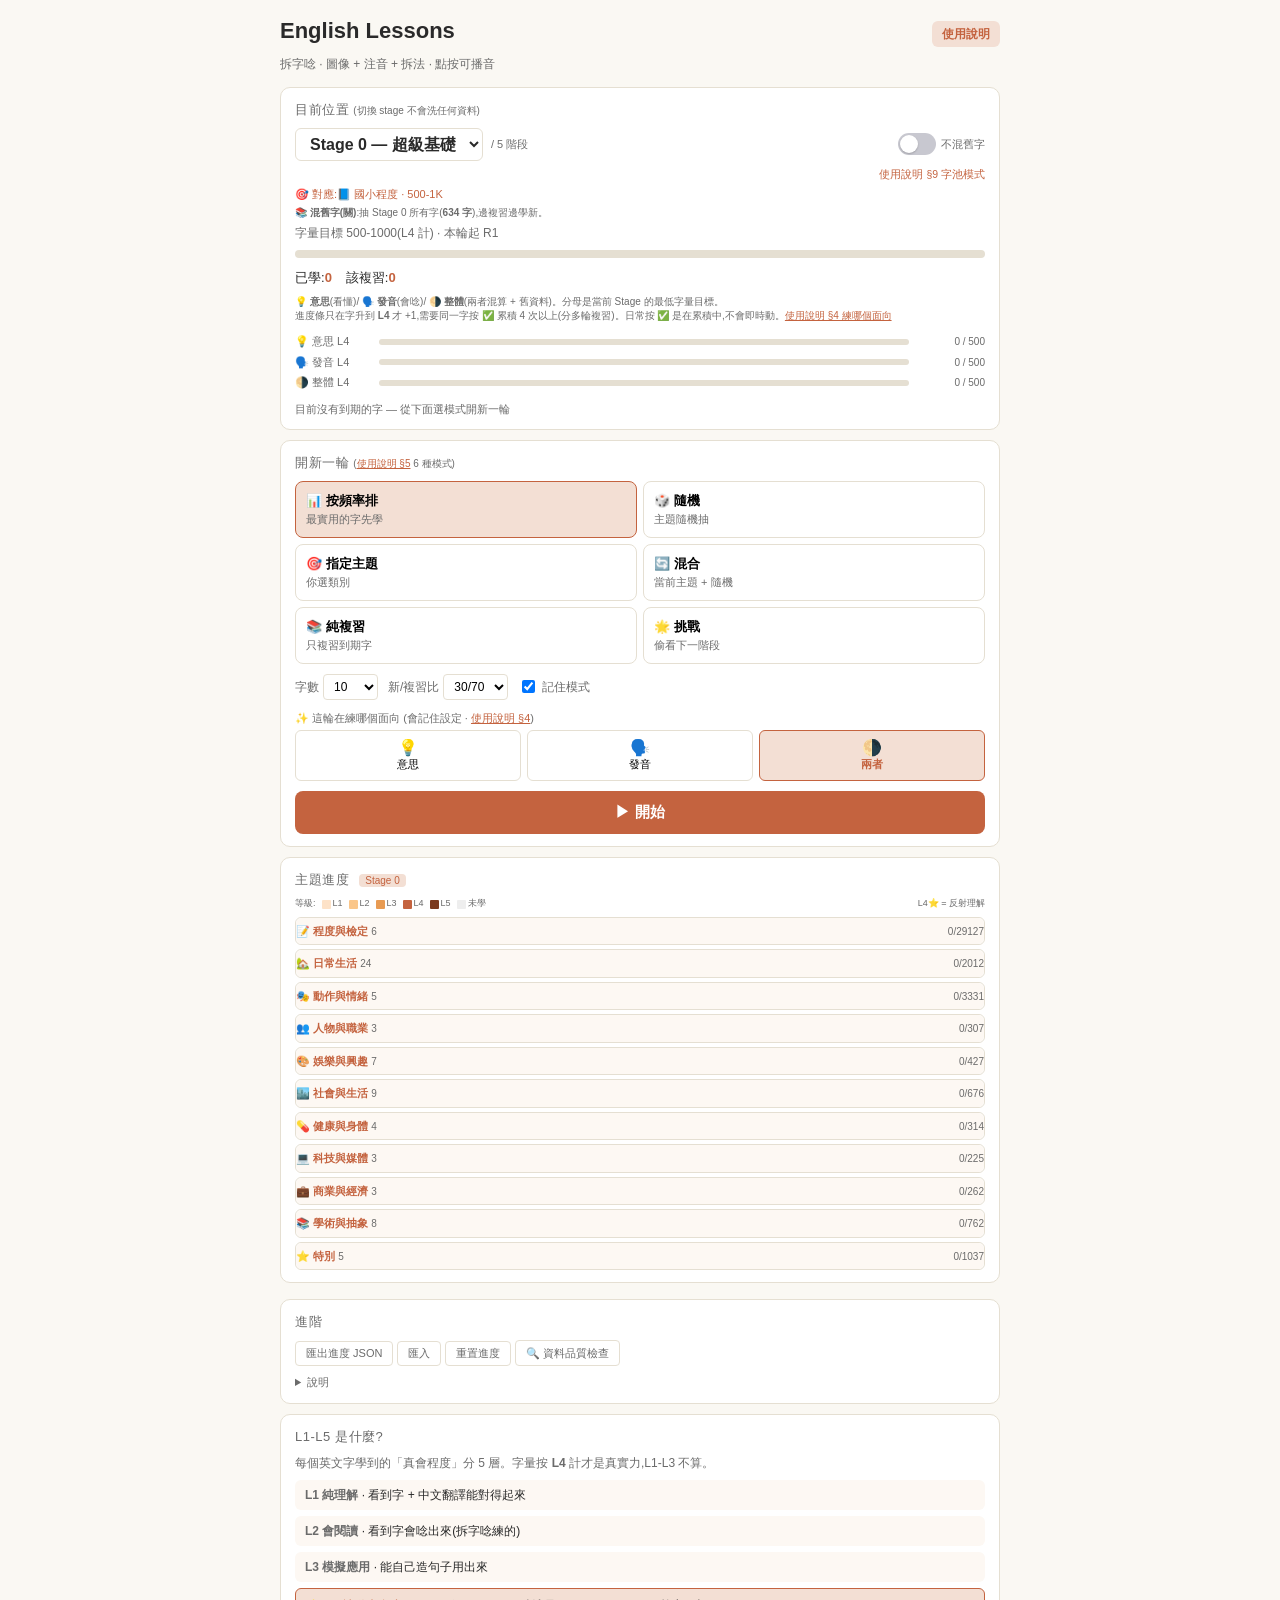
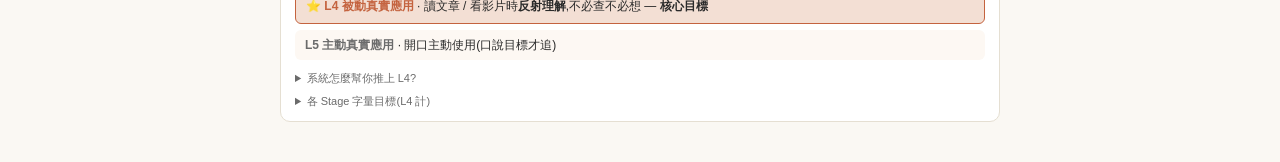
<file: index.html>
<!DOCTYPE html>
<html lang="zh-Hant">
<head>
<meta charset="UTF-8">
<meta name="viewport" content="width=device-width, initial-scale=1">
<title>English Lessons</title>
<style>
  :root {
    --bg: #faf8f3; --card: #fff; --ink: #2a2a2a; --muted: #6b6b6b;
    --accent: #c4633f; --accent-soft: #f3dfd4; --border: #e5dfd2;
    --good: #2d7a2d;
  }
  * { box-sizing: border-box; }
  body {
    font-family: -apple-system, "Segoe UI", "Noto Sans TC", "Microsoft JhengHei", sans-serif;
    background: var(--bg); color: var(--ink);
    margin: 0; padding: 14px 12px 30px; line-height: 1.5; font-size: 14px;
  }
  .wrap { max-width: 720px; margin: 0 auto; }

  h1 { font-size: 22px; margin: 0 0 8px; }
  .sub { font-size: 12px; color: var(--muted); margin-bottom: 14px; }

  .card {
    background: var(--card); border: 1px solid var(--border);
    border-radius: 10px; padding: 12px 14px; margin-bottom: 10px;
  }
  .card h2 {
    font-size: 13px; color: var(--muted); margin: 0 0 8px;
    font-weight: 500; letter-spacing: .04em; text-transform: uppercase;
  }
  .card h2 .badge {
    background: var(--accent-soft); color: var(--accent);
    font-size: 10px; padding: 1px 6px; border-radius: 4px; margin-left: 6px;
    text-transform: none; letter-spacing: 0;
  }

  /* Stage badge */
  .stage-name { font-size: 18px; font-weight: 700; }
  .stage-meta { font-size: 12px; color: var(--muted); margin-top: 4px; }
  .progress {
    height: 8px; background: var(--border); border-radius: 4px;
    margin-top: 8px; overflow: hidden;
  }
  .progress > div { height: 100%; background: var(--accent); transition: width .3s; }

  /* iOS-style toggle (用於「不混舊字」) */
  .ios-toggle-label {
    display: inline-flex; align-items: center; gap: 5px;
    cursor: pointer; margin-left: auto; font-size: 11px; color: var(--muted);
    user-select: none;
  }
  .ios-toggle-input { display: none; }
  .ios-toggle {
    position: relative; display: inline-block;
    width: 38px; height: 22px;
    background: #c8c8d0; border-radius: 11px;
    transition: background .25s;
  }
  .ios-toggle::after {
    content: ""; position: absolute;
    top: 2px; left: 2px;
    width: 18px; height: 18px;
    background: #fff; border-radius: 50%;
    transition: transform .25s, background .25s;
    box-shadow: 0 1px 2px rgba(0,0,0,.2);
  }
  .ios-toggle-input:checked + .ios-toggle {
    background: var(--accent);
  }
  .ios-toggle-input:checked + .ios-toggle::after {
    transform: translateX(16px);
  }
  .ios-toggle-text { white-space: nowrap; }

  /* 模式選單 */
  .modes { display: grid; grid-template-columns: 1fr 1fr; gap: 6px; margin-top: 6px; }
  .mode-btn {
    padding: 10px; background: #fff; border: 1px solid var(--border);
    border-radius: 8px; cursor: pointer; text-align: left;
    font-family: inherit; font-size: 13px; transition: background .15s;
  }
  .mode-btn:hover { background: var(--accent-soft); border-color: var(--accent); }
  .mode-btn .mname { font-weight: 600; }
  .mode-btn .mdesc { font-size: 11px; color: var(--muted); margin-top: 2px; }

  .settings { display: flex; gap: 10px; flex-wrap: wrap; margin-top: 10px; font-size: 12px; }
  .settings label { display: flex; align-items: center; gap: 4px; color: var(--muted); }
  .settings select, .settings input {
    font-size: 12px; padding: 4px 6px; border-radius: 4px;
    border: 1px solid var(--border); background: #fff; font-family: inherit;
  }

  .theme-pick {
    display: none; margin-top: 8px; padding-top: 8px;
    border-top: 1px dashed var(--border);
    max-height: 320px; overflow-y: auto;
  }
  .theme-pick.on { display: block; }
  details.cat { margin-top: 4px; border: 1px solid var(--border); border-radius: 6px; }
  details.cat > summary {
    padding: 6px 8px; font-size: 12px; cursor: pointer; user-select: none;
    background: #fdf8f3; border-radius: 6px;
  }
  details.cat[open] > summary { border-bottom: 1px solid var(--border); border-radius: 6px 6px 0 0; }
  .theme-grid { display: grid; grid-template-columns: repeat(5, 1fr); gap: 4px; padding: 6px; }
  .theme-tile {
    padding: 4px 2px; background: #fff; border: 1px solid var(--border);
    border-radius: 4px; cursor: pointer; text-align: center;
    font-family: inherit; font-size: 10px; position: relative;
  }
  .theme-tile:hover { background: var(--accent-soft); }
  .theme-tile.locked { opacity: .4; cursor: not-allowed; }
  .theme-tile.advanced { opacity: .55; border-style: dashed; border-color: var(--muted); }
  .theme-tile.advanced:hover { opacity: 1; }
  .theme-tile.advanced .stg { background: var(--muted); }
  .theme-tile .ti { font-size: 16px; display: block; line-height: 1.1; }
  .theme-tile .tn { font-size: 9.5px; margin-top: 1px; line-height: 1.1; }
  .theme-tile .stg {
    position: absolute; top: -5px; right: -3px;
    background: var(--accent); color: #fff; font-size: 8px;
    padding: 0 3px; border-radius: 2px; line-height: 1.4;
  }
  .theme-tile.locked .stg { background: var(--muted); }

  .go {
    width: 100%; padding: 12px; margin-top: 10px;
    background: var(--accent); color: #fff; border: none; border-radius: 8px;
    font-size: 15px; font-weight: 600; font-family: inherit; cursor: pointer;
  }
  .go:hover { background: #a8512f; }

  .history { font-size: 12px; }
  .history-item { padding: 6px 0; border-bottom: 1px dashed var(--border); }
  .history-item:last-child { border-bottom: none; }
  .history-item .h-meta { color: var(--muted); font-size: 11px; }

  .danger-zone { margin-top: 16px; }
  .danger-zone button {
    font-size: 11px; padding: 4px 10px; background: #fff; border: 1px solid var(--border);
    border-radius: 4px; color: var(--muted); cursor: pointer; font-family: inherit;
  }

  .stat-row { display: flex; gap: 14px; flex-wrap: wrap; font-size: 13px; }
  .stat-row b { color: var(--accent); }

  /* dim 三條進度條(💡 意思 / 🗣️ 發音 / 🌗 整體) */
  .dim-progress { margin-top: 10px; display: flex; flex-direction: column; gap: 4px; }
  .dim-progress .line { display: flex; align-items: center; gap: 6px; font-size: 11px; }
  .dim-progress .label { width: 78px; color: var(--muted); flex-shrink: 0; }
  .dim-progress .bar { flex: 1; height: 6px; background: var(--border); border-radius: 3px; overflow: hidden; }
  .dim-progress .bar > div { height: 100%; transition: width .3s; }
  .dim-progress .bar > div.meaning   { background: #c4633f; }
  .dim-progress .bar > div.pronounce { background: #6a8caf; }
  .dim-progress .bar > div.both      { background: #888; }
  .dim-progress .num { width: 70px; text-align: right; color: var(--muted); font-size: 10px; flex-shrink: 0; }

  /* dim 選擇按鈕組(這輪在練哪個面向) */
  .dim-select { margin-top: 10px; }
  .dim-select .title { font-size: 11px; color: var(--muted); margin-bottom: 4px; }
  .dim-row { display: grid; grid-template-columns: 1fr 1fr 1fr; gap: 6px; }
  .dim-btn {
    padding: 8px 6px; background: #fff; border: 1px solid var(--border);
    border-radius: 6px; cursor: pointer; text-align: center;
    font-family: inherit; font-size: 12px; transition: background .15s;
  }
  .dim-btn:hover { background: var(--accent-soft); }
  .dim-btn.on { background: var(--accent-soft); border-color: var(--accent); color: var(--accent); font-weight: 600; }
  .dim-btn .di { font-size: 16px; display: block; line-height: 1.1; }
  .dim-btn .dn { font-size: 11px; margin-top: 2px; }
</style>
</head>
<body>
<div class="wrap">

  <div style="display:flex;justify-content:space-between;align-items:baseline;">
    <h1>English Lessons</h1>
    <a href="help.html" style="font-size:12px;color:var(--accent);text-decoration:none;background:var(--accent-soft);padding:4px 10px;border-radius:6px;font-weight:600;">使用說明</a>
  </div>
  <div class="sub">拆字唸 · 圖像 + 注音 + 拆法 · 點按可播音</div>

  <!-- 目前位置 -->
  <div class="card">
    <h2>目前位置 <span style="font-size:10px;color:var(--muted);text-transform:none;letter-spacing:0;">(切換 stage 不會洗任何資料)</span></h2>
    <div style="display:flex;gap:8px;align-items:center;margin-bottom:6px;flex-wrap:wrap;">
      <select id="stageSelector" style="font-size:16px;font-weight:600;padding:6px 10px;border-radius:6px;border:1px solid var(--border);background:#fff;font-family:inherit;color:var(--ink);">
        <option value="0">Stage 0 — 超級基礎</option>
        <option value="1">Stage 1 — 基礎</option>
        <option value="2">Stage 2 — 中下</option>
        <option value="3">Stage 3 — 中</option>
        <option value="4">Stage 4 — 中上</option>
      </select>
      <span style="font-size:11px;color:var(--muted);">/ 5 階段</span>
      <label class="ios-toggle-label" title="開啟後,新一輪只抽當前 Stage 的字,不混到舊階段。預設關閉(連舊階段一起練,字池更多)。">
        <input type="checkbox" id="stageExclusive" class="ios-toggle-input">
        <span class="ios-toggle"></span>
        <span class="ios-toggle-text">不混舊字</span>
      </label>
    </div>
    <div style="font-size:10.5px;margin-bottom:4px;text-align:right;">
      <a href="help.html#stage" style="color:var(--accent);text-decoration:none;">使用說明 §9 字池模式</a>
    </div>
    <div style="font-size:10px;color:var(--muted);margin-bottom:4px;line-height:1.5;" id="stagePoolHint"></div>
    <div class="stage-meta" id="stageMeta"></div>
    <div class="progress"><div id="stageProgress" style="width:0%"></div></div>
    <div class="stat-row" style="margin-top:10px;">
      <span>已學:<b id="totalLearned">0</b></span>
      <span>該複習:<b id="dueCount">0</b></span>
    </div>
    <div style="font-size:10px;color:var(--muted);margin-top:8px;line-height:1.4;">
      💡 <b>意思</b>(看懂)/ 🗣️ <b>發音</b>(會唸)/ 🌗 <b>整體</b>(兩者混算 + 舊資料)。分母是當前 Stage 的最低字量目標。<br>
      進度條只在字升到 <b>L4</b> 才 +1,需要同一字按 <b>✅</b> 累積 4 次以上(分多輪複習)。日常按 ✅ 是在累積中,不會即時動。<a href="help.html#dim" style="color:var(--accent);">使用說明 §4 練哪個面向</a>
    </div>
    <div class="dim-progress" id="dimProgress"></div>
    <div style="display:flex;gap:6px;margin-top:10px;" id="quickActions"></div>
  </div>

  <!-- 開新一輪 -->
  <div class="card">
    <h2>開新一輪 <span style="font-size:10px;color:var(--muted);text-transform:none;letter-spacing:0;font-weight:normal;">(<a href="help.html#modes" style="color:var(--accent);">使用說明 §5</a> 6 種模式)</span></h2>
    <div class="modes" id="modeButtons">
      <button class="mode-btn" data-mode="frequency">
        <div class="mname">📊 按頻率排</div>
        <div class="mdesc">最實用的字先學</div>
      </button>
      <button class="mode-btn" data-mode="random">
        <div class="mname">🎲 隨機</div>
        <div class="mdesc">主題隨機抽</div>
      </button>
      <button class="mode-btn" data-mode="theme">
        <div class="mname">🎯 指定主題</div>
        <div class="mdesc">你選類別</div>
      </button>
      <button class="mode-btn" data-mode="mixed">
        <div class="mname">🔄 混合</div>
        <div class="mdesc">當前主題 + 隨機</div>
      </button>
      <button class="mode-btn" data-mode="review">
        <div class="mname">📚 純複習</div>
        <div class="mdesc">只複習到期字</div>
      </button>
      <button class="mode-btn" data-mode="challenge">
        <div class="mname">🌟 挑戰</div>
        <div class="mdesc">偷看下一階段</div>
      </button>
    </div>

    <div class="theme-pick" id="themePick">
      <div style="font-size:12px;color:var(--muted);margin-bottom:4px;">選一個主題(虛線框=超過你 Stage,仍可點,進入前會確認):</div>
      <div id="themeGrid"></div>
    </div>

    <div class="settings">
      <label>字數
        <select id="wordCount">
          <option selected>10</option>
          <option>20</option>
          <option>30</option>
          <option>40</option>
          <option>50</option>
          <option>60</option>
          <option>70</option>
          <option>80</option>
          <option>90</option>
          <option>100</option>
        </select>
      </label>
      <label>新/複習比
        <select id="ratio">
          <option value="0">0/100</option>
          <option value="0.3" selected>30/70</option>
          <option value="0.5">50/50</option>
          <option value="0.7">70/30</option>
          <option value="1">100/0</option>
        </select>
      </label>
      <label>
        <input type="checkbox" id="rememberMode" checked> 記住模式
      </label>
    </div>

    <div class="dim-select">
      <div class="title">✨ 這輪在練哪個面向 <span style="color:var(--muted);">(會記住設定 · <a href="help.html#dim" style="color:var(--accent);">使用說明 §4</a>)</span></div>
      <div class="dim-row">
        <button class="dim-btn" data-dim="meaning"><span class="di">💡</span><span class="dn">意思</span></button>
        <button class="dim-btn" data-dim="pronounce"><span class="di">🗣️</span><span class="dn">發音</span></button>
        <button class="dim-btn on" data-dim="both"><span class="di">🌗</span><span class="dn">兩者</span></button>
      </div>
    </div>

    <button class="go" id="goBtn" disabled>請選擇模式 ↑</button>
  </div>

  <!-- 已上歷程 (摺疊) -->
  <details class="card" id="historyCard" style="display:none;padding:6px 12px;">
    <summary style="cursor:pointer;font-size:13px;font-weight:600;color:var(--accent);"
             id="historySummary">已上輪次</summary>
    <div id="historyList" class="history" style="margin-top:6px;"></div>
  </details>

  <!-- 主題進度 -->
  <div class="card">
    <h2>主題進度 <span class="badge" id="stageLabel"></span></h2>
    <div id="themeStats" class="history" style="font-size:11px;"></div>
  </div>

  <!-- Danger zone -->
  <div class="card danger-zone">
    <h2>進階</h2>
    <button onclick="exportData()">匯出進度 JSON</button>
    <button onclick="importDataPrompt()">匯入</button>
    <button onclick="confirmReset()">重置進度</button>
    <a href="validate.html" style="display:inline-block;font-size:11px;padding:4px 10px;background:#fff;border:1px solid var(--border);border-radius:4px;color:var(--muted);text-decoration:none;font-family:inherit;">🔍 資料品質檢查</a>
    <details style="margin-top:8px;font-size:11px;color:var(--muted);">
      <summary>說明</summary>
      <p>進度存在這台手機 / 瀏覽器的 localStorage。換裝置請用「匯出 / 匯入」。</p>
    </details>
  </div>

  <!-- L1-L5 解釋 -->
  <div class="card">
    <h2>L1-L5 是什麼?</h2>
    <p style="font-size:12px;color:var(--muted);margin:0 0 8px;line-height:1.5;">
      每個英文字學到的「真會程度」分 5 層。字量按 <b>L4</b> 計才是真實力,L1-L3 不算。
    </p>
    <div style="display:flex;flex-direction:column;gap:6px;">
      <div style="padding:6px 10px;background:#fdf8f3;border-radius:6px;font-size:12px;">
        <b style="color:var(--muted);">L1 純理解</b> · 看到字 + 中文翻譯能對得起來
      </div>
      <div style="padding:6px 10px;background:#fdf8f3;border-radius:6px;font-size:12px;">
        <b style="color:var(--muted);">L2 會閱讀</b> · 看到字會唸出來(拆字唸練的)
      </div>
      <div style="padding:6px 10px;background:#fdf8f3;border-radius:6px;font-size:12px;">
        <b style="color:var(--muted);">L3 模擬應用</b> · 能自己造句子用出來
      </div>
      <div style="padding:8px 10px;background:var(--accent-soft);border-radius:6px;font-size:12px;border:1px solid var(--accent);">
        <b style="color:var(--accent);">⭐ L4 被動真實應用</b> · 讀文章 / 看影片時<b>反射理解</b>,不必查不必想 — <b>核心目標</b>
      </div>
      <div style="padding:6px 10px;background:#fdf8f3;border-radius:6px;font-size:12px;">
        <b style="color:var(--muted);">L5 主動真實應用</b> · 開口主動使用(口說目標才追)
      </div>
    </div>
    <details style="margin-top:10px;font-size:11px;color:var(--muted);">
      <summary>系統怎麼幫你推上 L4?</summary>
      <ul style="margin:6px 0 0 16px;padding:0;line-height:1.6;">
        <li>按「✅ 會」連續 2 次 + 點唸次數 &lt; 5 → 升一層</li>
        <li>連續「❌ 不會」3 次 → 退一層</li>
        <li>間隔複習:1 → 2 → 5 → 10 → 20 → 40 → 80 → 160 輪</li>
        <li>點唸次數高(≥ 5)→ 擋升級(代表還不熟)</li>
        <li>來源:Tomoko《懂語感》五層金字塔 + 艾賓豪斯遺忘曲線</li>
      </ul>
    </details>
    <details style="margin-top:6px;font-size:11px;color:var(--muted);">
      <summary>各 Stage 字量目標(L4 計)</summary>
      <ul style="margin:6px 0 0 16px;padding:0;line-height:1.6;">
        <li><b>Stage 0 超基礎</b>:500-1,000 字 · 國小程度 · 讀 Bookworms Starter</li>
        <li><b>Stage 1 基礎</b>:1,200-2,000 字 · 國中畢業 / 日常旅遊溝通</li>
        <li><b>Stage 2 中下</b>:4,000-5,000 字 · 學測低標 / 多益 500-700</li>
        <li><b>Stage 3 中</b>:5,000-7,000 字 · 多益 700+ / 7000 字標準 / 讀 Medium ⭐ 你的目標</li>
        <li><b>Stage 4 中上</b>:8,000-10,000+ 字 · 托福 / 原文書 / 學術閱讀</li>
      </ul>
    </details>
  </div>

</div>

<script src="srs.js"></script>
<script>
const STAGE_NAMES = ["超級基礎", "基礎", "中下", "中", "中上"];
const STAGE_VOCAB_TARGET = [
  [500, 1000], [1200, 2000], [4000, 5000], [5000, 7000], [8000, 10000]
];

let VOCAB = null, THEMES = null;
let selectedMode = null;
let selectedTheme = null;
let selectedDim = "both";  // 預設 🌗 兩者(會被 renderModes 從 settings 還原)

async function loadAll() {
  // ★ Step 1:先 render 不依賴 vocab/themes 的部分(localStorage 瞬間可讀)
  renderStage();    // Stage 下拉、累積/獨佔 hint、L4 統計
  renderModes();    // 記住模式恢復
  renderHistory();  // 已上輪次

  // ★ Step 2:themes.json 小(~13KB),先載並立刻渲染主題(用空字數先頂)
  THEMES = await fetch("themes.json").then(r => r.json());
  VOCAB = { words: [] }; // 暫時空殼,讓 renderThemes 不失敗
  renderThemes();

  // ★ Step 3:vocab.json 大(~4MB),背景載完再重渲染主題(補字數)+ 主題進度
  VOCAB = await fetch("vocab.json").then(r => r.json());
  renderThemes();       // 更新主題 tile 字數
  renderThemeStats();   // 主題進度(73 條目)
}

function renderStage() {
  const state = SRS.loadState();
  const stage = state.stats.currentStage || 0;
  // 設定下拉值(切換時不洗任何資料,只換視角)
  const sel = document.getElementById("stageSelector");
  if (sel) {
    sel.value = String(stage);
    sel.onchange = () => {
      const newStage = parseInt(sel.value, 10);
      const s = SRS.loadState();
      // ⚠️ 只動 stats.currentStage,不碰 words / history / 任何進度
      s.stats.currentStage = newStage;
      SRS.saveState(s);
      // 重新渲染所有依賴 stage 的卡片
      renderStage(); renderThemes(); renderThemeStats();
    };
  }
  // 「不混舊字」獨佔模式 toggle
  const exSel = document.getElementById("stageExclusive");
  if (exSel) {
    const exclusive = SRS.getSettings().stageExclusive === true;
    exSel.checked = exclusive;
    exSel.onchange = () => {
      SRS.setSetting("stageExclusive", exSel.checked);
      renderStage();
    };
    // 提示文字(大白話版)
    const hint = document.getElementById("stagePoolHint");
    if (hint) {
      const STAGE_COUNT = { 0:634, 1:2001, 2:3225, 3:3386, 4:759 };
      const CUMULATIVE = { 0:634, 1:2635, 2:5860, 3:9246, 4:10005 };
      const STAGE_TARGET = {
        0:"📘 國小程度 · 500-1K",
        1:"📗 國中畢 / 旅遊溝通 · 1.2-2K",
        2:"🏫 學測低標 / 多益 500-700 · 4-5K",
        3:"📚 多益 700+ / 7000 字 · 5-7K",
        4:"🎓 托福 / 學術閱讀 · 8-10K+"
      };
      const targetLine = `<div style="color:var(--accent);font-size:11px;margin-bottom:2px;">🎯 對應:${STAGE_TARGET[stage]}</div>`;
      if (exclusive) {
        const n = STAGE_COUNT[stage];
        hint.innerHTML = targetLine +
          `🎯 <b>不混舊字(開)</b>:只抽 Stage ${stage} 的字(<b>${n} 字</b>),不會帶到舊階段。`;
      } else {
        const n = CUMULATIVE[stage];
        const lower = stage > 0 ? `0~${stage}` : `${stage}`;
        hint.innerHTML = targetLine +
          `📚 <b>混舊字(關)</b>:抽 Stage ${lower} 所有字(<b>${n} 字</b>),邊複習邊學新。`;
      }
    }
  }
  const [min, max] = STAGE_VOCAB_TARGET[stage];
  const l4 = SRS.l4Count();
  const total = SRS.totalLearned();
  const dueRound = SRS.getCurrentRound();
  const due = SRS.dueForReview(dueRound);
  document.getElementById("totalLearned").textContent = total;
  document.getElementById("dueCount").textContent = due.length;
  document.getElementById("stageMeta").textContent =
    `字量目標 ${min}-${max}(L4 計) · 本輪起 ${dueRound}`;
  const progress = Math.min(100, Math.round(l4 / min * 100));
  document.getElementById("stageProgress").style.width = progress + "%";
  document.getElementById("stageLabel").textContent = `Stage ${stage}`;

  // 三維 L4 進度條(💡 意思 / 🗣️ 發音 / 🌗 整體)
  const dims = [
    { key: "meaning",   icon: "💡", name: "意思 L4" },
    { key: "pronounce", icon: "🗣️", name: "發音 L4" },
    { key: "both",      icon: "🌗", name: "整體 L4" },
  ];
  const dimDue = {
    meaning:   SRS.dueForReview(dueRound, "meaning").length,
    pronounce: SRS.dueForReview(dueRound, "pronounce").length,
    both:      due.length,
  };
  document.getElementById("dimProgress").innerHTML = dims.map(d => {
    const n = SRS.l4Count(d.key);
    const pct = Math.min(100, Math.round(n / min * 100));
    return `
      <div class="line">
        <span class="label">${d.icon} ${d.name}</span>
        <span class="bar"><div class="${d.key}" style="width:${pct}%"></div></span>
        <span class="num">${n} / ${min}${dimDue[d.key] > 0 ? ` · 🔁${dimDue[d.key]}` : ''}</span>
      </div>
    `;
  }).join("");

  // 快捷:該複習 → 純複習課 / 考自己
  const qa = document.getElementById("quickActions");
  if (due.length > 0) {
    qa.innerHTML = `
      <a href="lesson.html?mode=review&count=${Math.min(due.length, 10)}&ratio=0&dim=${SRS.getSettings().dim || 'both'}"
         style="flex:1;padding:8px 10px;background:var(--accent);color:#fff;text-decoration:none;
                border-radius:6px;text-align:center;font-size:13px;font-weight:600;">
        📚 直接複習 (${due.length})
      </a>
      <a href="quiz.html"
         style="flex:1;padding:8px 10px;background:#fff;color:var(--accent);text-decoration:none;
                border: 1px solid var(--accent); border-radius:6px;text-align:center;font-size:13px;font-weight:600;">
        🎯 考自己 (${due.length})
      </a>
    `;
  } else {
    qa.innerHTML = `<div style="font-size:11px;color:var(--muted);">目前沒有到期的字 — 從下面選模式開新一輪</div>`;
  }
}

function renderModes() {
  const s = SRS.getSettings();
  // 恢復「字數」「新/複習比」「記住模式 checkbox」「指定主題」狀態
  if (s.wordCount) {
    const el = document.getElementById("wordCount");
    if (el) el.value = String(s.wordCount);
  }
  if (s.ratio !== undefined) {
    const el = document.getElementById("ratio");
    if (el) el.value = String(s.ratio);
  }
  const rem = document.getElementById("rememberMode");
  if (rem) rem.checked = s.rememberLastMode !== false;
  if (s.selectedTheme) {
    selectedTheme = s.selectedTheme;  // 記住上次選的主題
  }
  // 4 個設定改動時自動存
  ["wordCount", "ratio"].forEach(id => {
    const el = document.getElementById(id);
    if (el) el.onchange = () => {
      const key = id === "wordCount" ? "wordCount" : "ratio";
      const val = id === "wordCount" ? parseInt(el.value, 10) : parseFloat(el.value);
      SRS.setSetting(key, val);
    };
  });
  if (rem) {
    rem.onchange = () => SRS.setSetting("rememberLastMode", rem.checked);
  }
  // 模式按鈕綁定 + 恢復選中狀態
  const last = s.lessonMode;
  document.querySelectorAll(".mode-btn").forEach(btn => {
    btn.onclick = () => selectMode(btn.dataset.mode);
    if (btn.dataset.mode === last && s.rememberLastMode !== false) {
      selectMode(last);
    }
  });
  // dim 按鈕綁定 + 從 settings 還原(預設 both)
  const savedDim = s.dim || "both";
  selectDim(savedDim);
  document.querySelectorAll(".dim-btn").forEach(btn => {
    btn.onclick = () => selectDim(btn.dataset.dim);
  });
}
function selectDim(d) {
  if (!["meaning","pronounce","both"].includes(d)) d = "both";
  selectedDim = d;
  SRS.setSetting("dim", d);
  document.querySelectorAll(".dim-btn").forEach(b => {
    b.classList.toggle("on", b.dataset.dim === d);
  });
}
function selectMode(mode) {
  selectedMode = mode;
  document.querySelectorAll(".mode-btn").forEach(b => {
    b.style.background = b.dataset.mode === mode ? "var(--accent-soft)" : "#fff";
    b.style.borderColor = b.dataset.mode === mode ? "var(--accent)" : "var(--border)";
  });
  document.getElementById("themePick").classList.toggle("on", mode === "theme");
  // 防呆:切到「指定主題」時,若 themeGrid 還沒渲染(VOCAB/THEMES 還在 fetch),補渲染一次
  if (mode === "theme") {
    const grid = document.getElementById("themeGrid");
    if (grid && !grid.innerHTML.trim() && VOCAB && THEMES) {
      renderThemes();
    }
  }
  document.getElementById("goBtn").disabled = (mode === "theme" && !selectedTheme);
  if (mode !== "theme") {
    document.getElementById("goBtn").disabled = false;
    document.getElementById("goBtn").textContent = "▶ 開始";
  } else if (!selectedTheme) {
    document.getElementById("goBtn").textContent = "請選一個主題 ↑";
  }
}

function renderThemes() {
  const container = document.getElementById("themeGrid");
  if (!container) return;
  if (!THEMES || !VOCAB) {
    container.innerHTML = `<div style="padding:10px;color:var(--muted);font-size:12px;">載入中...請稍候</div>`;
    return;
  }
  if (!Array.isArray(THEMES.themes) || !Array.isArray(THEMES.categories) || THEMES.themes.length === 0) {
    container.innerHTML = `<div style="padding:10px;color:var(--bad);font-size:12px;">⚠️ 主題資料異常(themes 為空)。請強制刷新頁面(下拉重整或 Cmd+Shift+R)。</div>`;
    console.error("themes.json 內容異常:", THEMES);
    return;
  }
  const state = SRS.loadState();
  const stage = state.stats.currentStage || 0;
  const cats = (THEMES.categories || []).slice().sort((a,b) => (a.order||0) - (b.order||0));
  // 字數統計(每主題已有多少字)
  const themeWordCount = {};
  VOCAB.words.forEach(w => {
    themeWordCount[w.theme] = (themeWordCount[w.theme] || 0) + 1;
    if (w.tags) w.tags.forEach(t => themeWordCount[t] = (themeWordCount[t] || 0) + 1);
  });

  container.innerHTML = cats.map(c => {
    const themesInCat = THEMES.themes
      .filter(t => t.category === c.id)
      .sort((a,b) => a.frequencyRank - b.frequencyRank);
    if (themesInCat.length === 0) return "";
    const tiles = themesInCat.map(t => {
      const advanced = t.stage > stage;
      const cls = `theme-tile${advanced ? " advanced" : ""}`;
      const onclick = advanced
        ? `if(confirm('「${t.name}」屬於 Stage ${t.stage},你目前 Stage ${stage}。\\n仍然要練這個主題嗎?')) selectTheme('${t.id}')`
        : `selectTheme('${t.id}')`;
      return `
        <button class="${cls}" data-theme="${t.id}" onclick="${onclick}">
          <span class="stg">S${t.stage}</span>
          <span class="ti">${t.icon}</span>
          <span class="tn">${t.name}</span>
        </button>`;
    }).join("");
    const isCurrentStageCat = themesInCat.some(t => t.stage <= stage);
    return `
      <details class="cat"${isCurrentStageCat ? " open" : ""}>
        <summary>${c.icon} ${c.name} (${themesInCat.length})</summary>
        <div class="theme-grid">${tiles}</div>
      </details>`;
  }).join("");
  // 渲染完後,若已記住主題,反白顯示
  if (selectedTheme) {
    document.querySelectorAll(".theme-tile").forEach(t => {
      if (t.dataset.theme === selectedTheme) {
        t.style.background = "var(--accent-soft)";
        t.style.borderColor = "var(--accent)";
      }
    });
  }
}
function selectTheme(themeId) {
  selectedTheme = themeId;
  if (SRS.getSettings().rememberLastMode !== false) {
    SRS.setSetting("selectedTheme", themeId);
  }
  document.querySelectorAll(".theme-tile").forEach(t => {
    t.style.background = t.dataset.theme === themeId ? "var(--accent-soft)" : "#fff";
    t.style.borderColor = t.dataset.theme === themeId ? "var(--accent)" : "var(--border)";
  });
  document.getElementById("goBtn").disabled = false;
  document.getElementById("goBtn").textContent = "▶ 開始";
}

function renderHistory() {
  const state = SRS.loadState();
  const list = state.history.slice(-10).reverse();
  if (list.length === 0) return;
  document.getElementById("historyCard").style.display = "";
  const total = state.history.length;
  const latest = list[0];
  document.getElementById("historySummary").innerHTML =
    `已上輪次 <span style="color:var(--muted);font-weight:normal;font-size:11px;">· 共 ${total} 輪 · 最近 ${latest.round}${latest.evalEmoji ? " "+latest.evalEmoji : ""}</span>`;
  const MODE_NAME = {
    frequency: "📊 按頻率", random: "🎲 隨機", theme: "🎯 指定主題",
    mixed: "🔄 混合", review: "📚 純複習", challenge: "🌟 挑戰"
  };
  document.getElementById("historyList").innerHTML = list.map(h => {
    const parts = [
      `<b>${h.round}</b>`,
      MODE_NAME[h.mode] || h.mode,
      `${h.wordIds.length} 字`
    ];
    if (h.evalEmoji) parts.push(h.evalEmoji);
    return `
      <div class="history-item">
        <div>${parts.join(" · ")}</div>
        <div class="h-meta">${h.date.split("T")[0]}</div>
      </div>
    `;
  }).join("");
}

function renderThemeStats() {
  const state = SRS.loadState();
  const stage = state.stats.currentStage || 0;
  const themes = THEMES.themes;  // 全部主題,不依 stage 過濾
  const byTheme = {};
  themes.forEach(t => byTheme[t.id] = {
    total: 0, learned: 0, l4: 0, name: t.name, icon: t.icon,
    levels: { L1: 0, L2: 0, L3: 0, L4: 0, L5: 0 }
  });
  // word → tags 對應表(供已學計數時補)
  const wordTags = {};
  VOCAB.words.forEach(w => {
    if (byTheme[w.theme]) byTheme[w.theme].total += 1;
    if (w.tags) {
      w.tags.forEach(t => { if (byTheme[t]) byTheme[t].total += 1; });
      wordTags[w.word] = w.tags;
    }
  });
  Object.values(state.words).forEach(w => {
    const inc = (themeId) => {
      const t = byTheme[themeId]; if (!t) return;
      t.learned += 1;
      if (w.level && t.levels[w.level] !== undefined) t.levels[w.level] += 1;
      if (w.level === "L4" || w.level === "L5") t.l4 += 1;
    };
    inc(w.theme);
    const tags = wordTags[w.word] || [];
    tags.forEach(inc);
  });

  // 排序:有進度的優先,按 L4 desc 再按 learned desc
  // L1→L5 漸層色,呈現「依序往上推」
  const COLOR = { L1:'#fde2c8', L2:'#fac68a', L3:'#e89b53', L4:'#c4633f', L5:'#7a3a1f' };

  // 圖例
  let html = `<div style="display:flex;gap:6px;font-size:9px;color:var(--muted);margin-bottom:6px;flex-wrap:wrap;align-items:center;">
    <span>等級:</span>
    ${['L1','L2','L3','L4','L5'].map(l =>
      `<span style="display:inline-flex;align-items:center;gap:2px;"><span style="display:inline-block;width:9px;height:9px;background:${COLOR[l]};border-radius:1px;"></span>${l}</span>`
    ).join('')}
    <span style="display:inline-flex;align-items:center;gap:2px;"><span style="display:inline-block;width:9px;height:9px;background:#eee;border-radius:1px;"></span>未學</span>
    <span style="margin-left:auto;">L4⭐ = 反射理解</span>
  </div>`;

  const renderTheme = (t) => {
    const segments = [];
    ['L1','L2','L3','L4','L5'].forEach(lvl => {
      const n = t.levels[lvl];
      if (n > 0) segments.push(`<span style="background:${COLOR[lvl]};flex:${n};" title="${lvl}: ${n}"></span>`);
    });
    const unlearned = t.total - t.learned;
    if (unlearned > 0) segments.push(`<span style="background:#eee;flex:${unlearned};"></span>`);
    const l4pct = t.total === 0 ? 0 : Math.round(t.l4 / t.total * 100);
    return `
      <div style="padding:3px 0;">
        <div style="display:flex;justify-content:space-between;font-size:11px;line-height:1.2;">
          <span>${t.icon} ${t.name}</span>
          <span style="color:var(--muted);font-size:10px;">
            ${t.l4 > 0 ? `<b style="color:${COLOR.L4};">L4 ${t.l4}</b> · ` : ''}${t.learned}/${t.total}${l4pct > 0 ? ` (${l4pct}%)` : ''}
          </span>
        </div>
        <div style="display:flex;height:5px;background:#f0ebe0;border-radius:2px;overflow:hidden;margin-top:2px;">
          ${segments.join('')}
        </div>
      </div>
    `;
  };

  // 按 category 分組顯示(跟「選主題」一樣)
  const cats = (THEMES.categories || []).sort((a,b) => a.order - b.order);
  html += cats.map(c => {
    const themesInCat = THEMES.themes
      .filter(t => t.category === c.id)
      .sort((a,b) => a.frequencyRank - b.frequencyRank);
    if (themesInCat.length === 0) return "";
    // category 統計
    let catLearned = 0, catTotal = 0, catL4 = 0;
    themesInCat.forEach(t => {
      const b = byTheme[t.id]; if (!b) return;
      catLearned += b.learned; catTotal += b.total; catL4 += b.l4;
    });
    // 有進度就展開,沒進度就摺疊
    const isOpen = catLearned > 0;
    const rows = themesInCat.map(t => byTheme[t.id] ? renderTheme(byTheme[t.id]) : "").join("");
    return `
      <details class="cat"${isOpen ? ' open' : ''} style="margin-top:4px;border-bottom:1px solid var(--border);">
        <summary style="font-size:11px;cursor:pointer;padding:5px 0;display:flex;justify-content:space-between;align-items:center;">
          <span><b style="color:var(--accent);">${c.icon} ${c.name}</b> <span style="color:var(--muted);font-size:10px;">${themesInCat.length}</span></span>
          <span style="color:var(--muted);font-size:10px;">
            ${catL4 > 0 ? `<b style="color:${COLOR.L4};">L4 ${catL4}</b> · ` : ''}${catLearned}/${catTotal}
          </span>
        </summary>
        <div style="padding-left:8px;padding-bottom:4px;">${rows}</div>
      </details>`;
  }).join('');

  document.getElementById("themeStats").innerHTML = html;
}

// ── Go ────────────────────────────────────────────────────
document.getElementById("goBtn").onclick = () => {
  if (!selectedMode) return;
  if (SRS.getSettings().rememberLastMode) {
    SRS.setSetting("lessonMode", selectedMode);
  }
  const count = parseInt(document.getElementById("wordCount").value, 10);
  const ratio = parseFloat(document.getElementById("ratio").value);
  let url = `lesson.html?mode=${selectedMode}&count=${count}&ratio=${ratio}&dim=${selectedDim}`;
  if (selectedMode === "theme" && selectedTheme) url += `&theme=${selectedTheme}`;
  if (SRS.getSettings().stageExclusive === true) url += `&stagePool=exclusive`;
  location.href = url;
};

// ── Export / Import / Reset ──────────────────────────────
function exportData() {
  const blob = new Blob([SRS.exportState()], { type: "application/json" });
  const url = URL.createObjectURL(blob);
  const a = document.createElement("a");
  a.href = url; a.download = `english-progress-${new Date().toISOString().split("T")[0]}.json`;
  a.click(); URL.revokeObjectURL(url);
}
function importDataPrompt() {
  const inp = document.createElement("input");
  inp.type = "file"; inp.accept = "application/json";
  inp.onchange = e => {
    const f = e.target.files[0]; if (!f) return;
    const r = new FileReader();
    r.onload = ev => {
      if (SRS.importState(ev.target.result)) { alert("匯入成功"); location.reload(); }
      else alert("匯入失敗,JSON 格式錯誤");
    };
    r.readAsText(f);
  };
  inp.click();
}
function confirmReset() {
  if (confirm("確定重置所有進度?無法復原。")) { SRS.resetState(); location.reload(); }
}

loadAll();
</script>
</body>
</html>
</file>
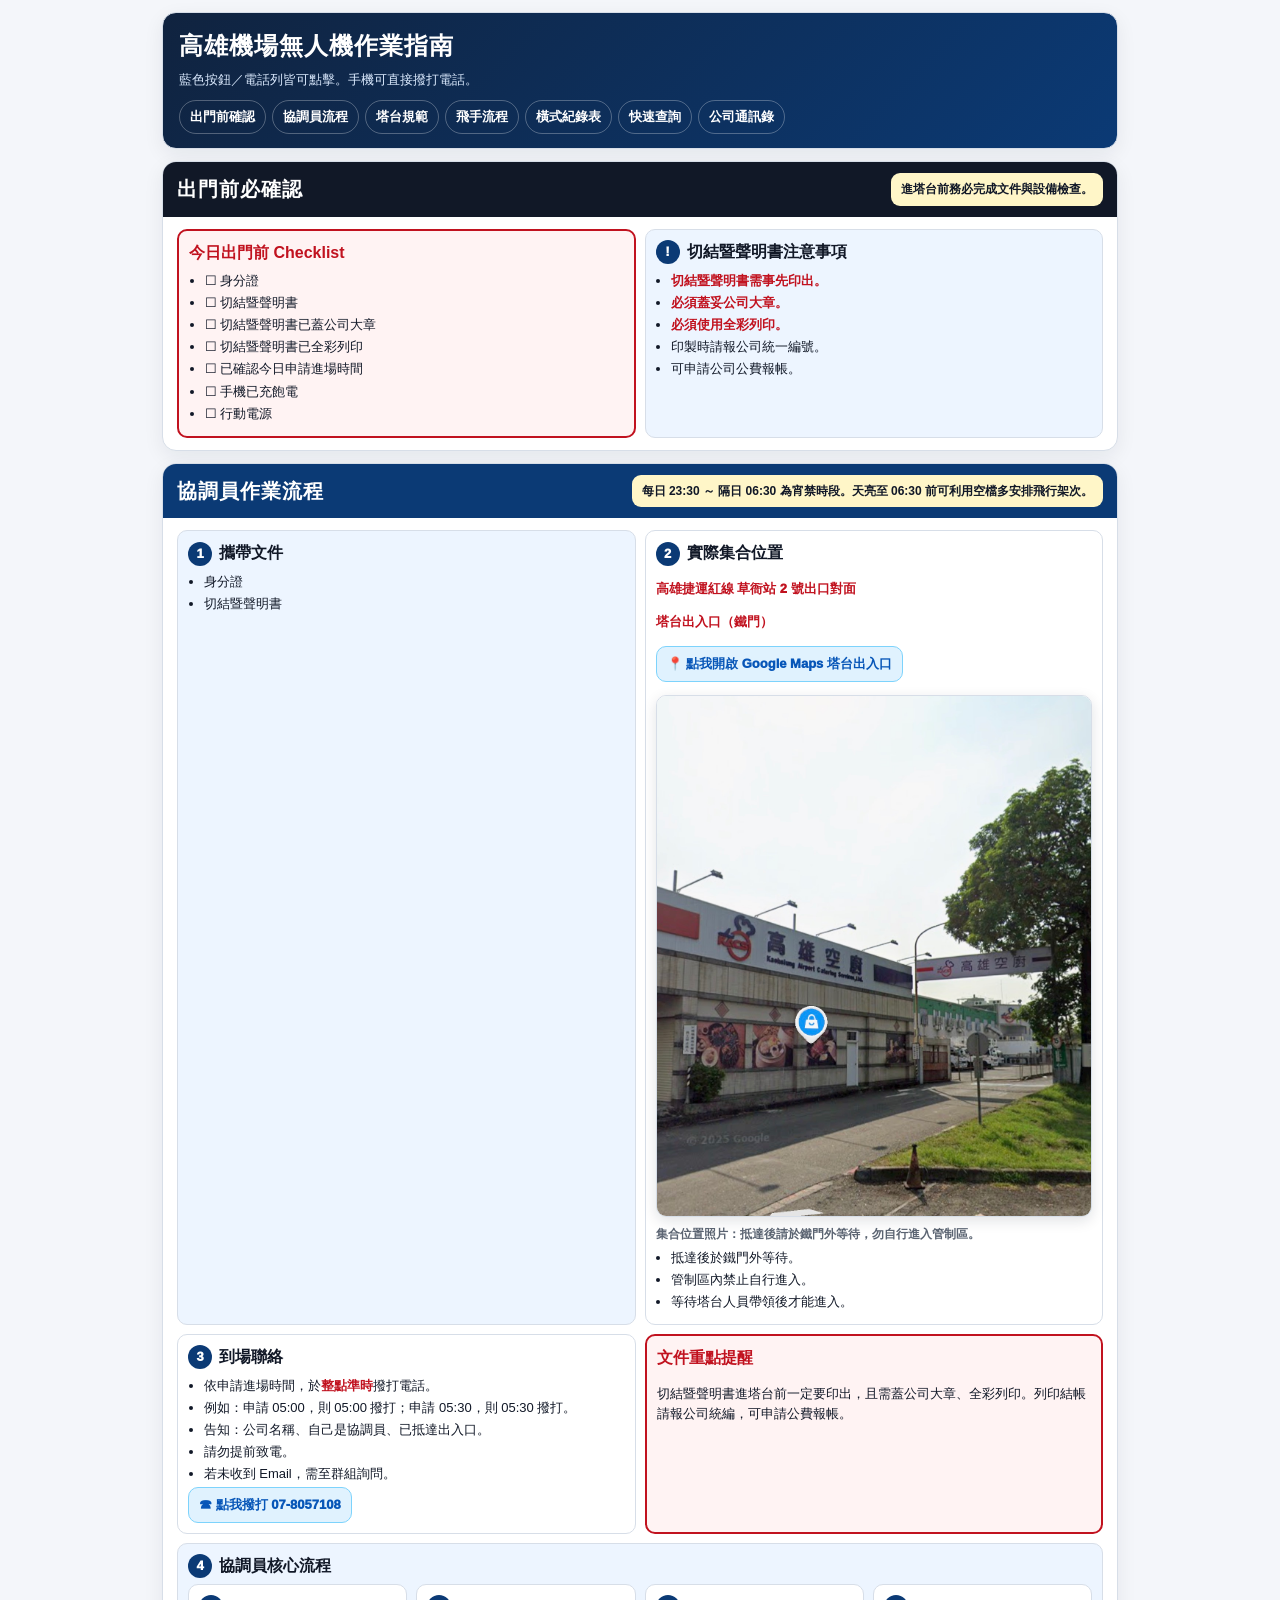
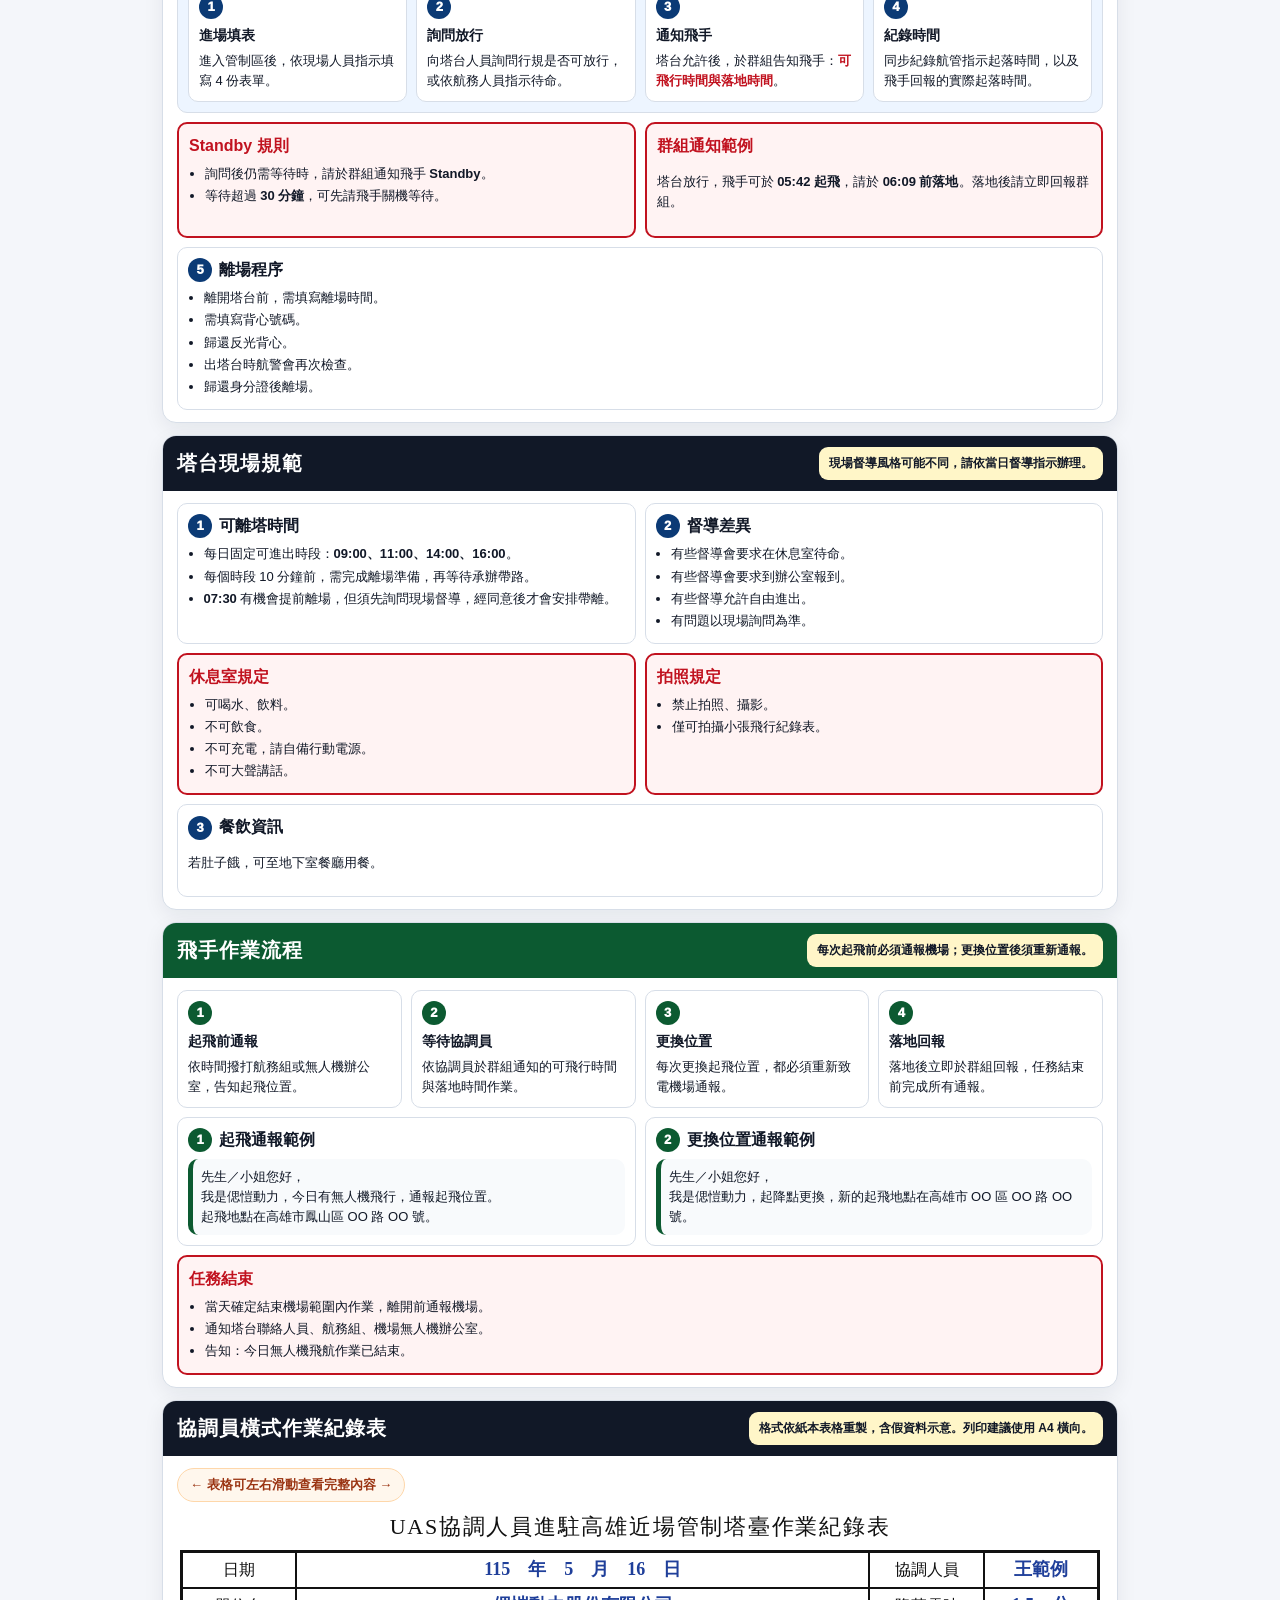
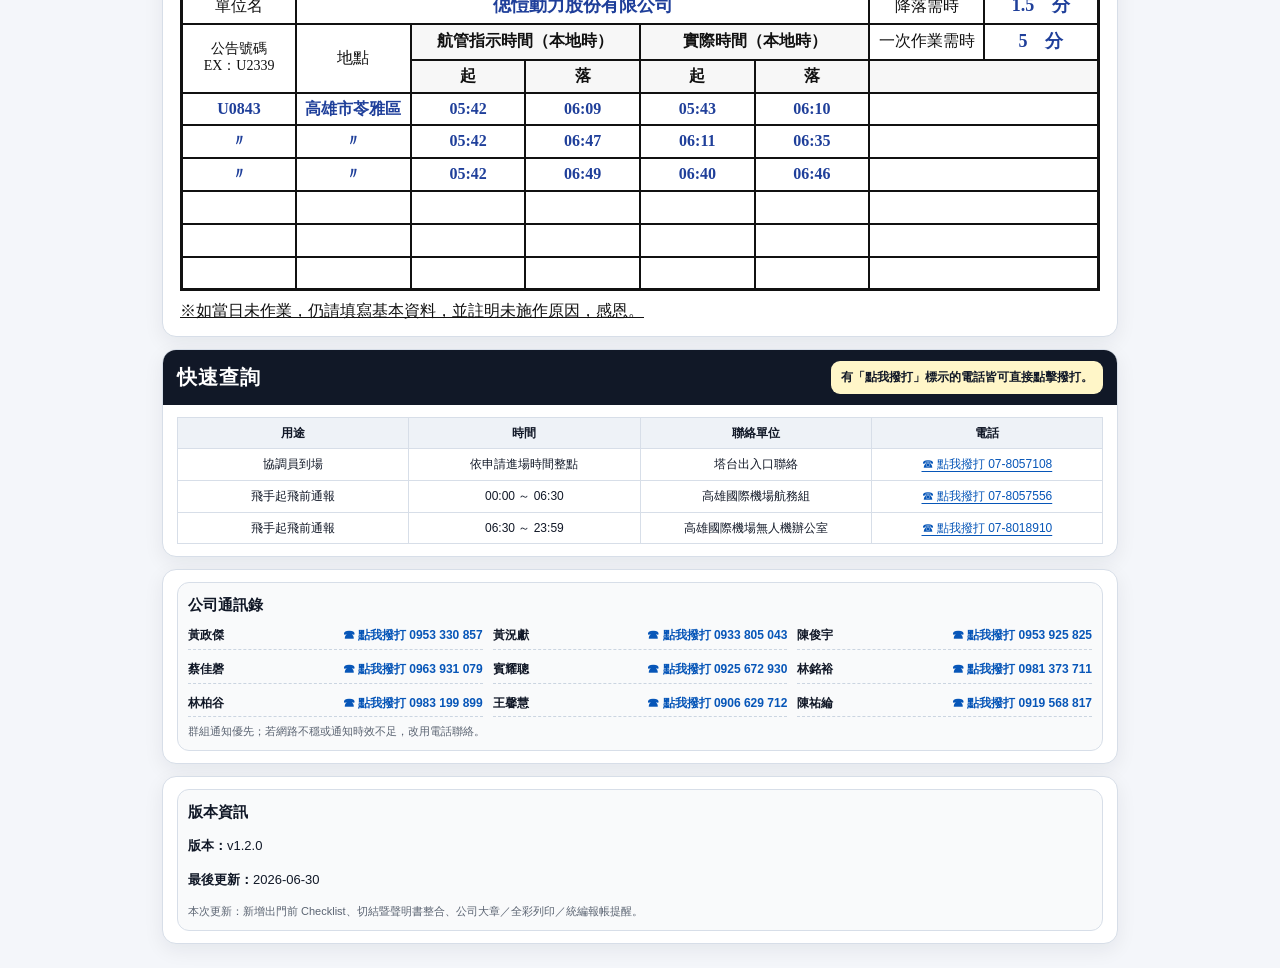
<file: drone-sop/index.html>
<!doctype html>
<html lang="zh-Hant-TW">
<head>
<meta charset="utf-8">
<meta name="viewport" content="width=device-width, initial-scale=1">
<title>高雄機場無人機作業指南</title>
<link rel="stylesheet" href="./css/style.css">
</head>
<body>
<div class="layout">
<section class="hero" id="top">
  <h1>高雄機場無人機作業指南</h1>
  <p>藍色按鈕／電話列皆可點擊。手機可直接撥打電話。</p>
  <nav class="nav">
    <a href="#precheck">出門前確認</a>
    <a href="#coordinator">協調員流程</a>
    <a href="#tower-rules">塔台規範</a>
    <a href="#pilot">飛手流程</a>
    <a href="#record">橫式紀錄表</a>
    <a href="#quick">快速查詢</a>
    <a href="#contacts">公司通訊錄</a>
  </nav>
</section>

<section class="section" id="precheck">
  <div class="head dark"><h2>出門前必確認</h2><div class="time">進塔台前務必完成文件與設備檢查。</div></div>
  <div class="body">
    <div class="grid2">
      <div class="notice"><h3>今日出門前 Checklist</h3><ul><li>☐ 身分證</li><li>☐ 切結暨聲明書</li><li>☐ 切結暨聲明書已蓋公司大章</li><li>☐ 切結暨聲明書已全彩列印</li><li>☐ 已確認今日申請進場時間</li><li>☐ 手機已充飽電</li><li>☐ 行動電源</li></ul></div>
      <div class="card blue"><h3 class="title"><span class="badge blue">!</span>切結暨聲明書注意事項</h3><ul><li><strong class="red">切結暨聲明書需事先印出。</strong></li><li><strong class="red">必須蓋妥公司大章。</strong></li><li><strong class="red">必須使用全彩列印。</strong></li><li>印製時請報公司統一編號。</li><li>可申請公司公費報帳。</li></ul></div>
    </div>
  </div>
</section>

<section class="section" id="coordinator">
  <div class="head blue"><h2>協調員作業流程</h2><div class="time">每日 23:30 ～ 隔日 06:30 為宵禁時段。天亮至 06:30 前可利用空檔多安排飛行架次。</div></div>
  <div class="body">
    <div class="grid2">
      <div class="card blue"><h3 class="title"><span class="badge blue">1</span>攜帶文件</h3><ul><li>身分證</li><li>切結暨聲明書</li></ul></div>
      <div class="card"><h3 class="title"><span class="badge blue">2</span>實際集合位置</h3><p><strong class="red">高雄捷運紅線 草衙站 2 號出口對面</strong></p><p><strong class="red">塔台出入口（鐵門）</strong></p><p><a class="mapbtn" href="https://maps.app.goo.gl/yCTQFhxWgsmhhvWb9?g_st=ic" target="_blank" rel="noopener">📍 點我開啟 Google Maps 塔台出入口</a></p><img class="location-photo" src="./images/tower-entrance.jpg" alt="塔台出入口集合位置照片"><div class="photo-caption">集合位置照片：抵達後請於鐵門外等待，勿自行進入管制區。</div><ul><li>抵達後於鐵門外等待。</li><li>管制區內禁止自行進入。</li><li>等待塔台人員帶領後才能進入。</li></ul></div>
    </div>

    <div class="grid2" style="margin-top:9px">
      <div class="card"><h3 class="title"><span class="badge blue">3</span>到場聯絡</h3><ul><li>依申請進場時間，於<strong class="red">整點準時</strong>撥打電話。</li><li>例如：申請 05:00，則 05:00 撥打；申請 05:30，則 05:30 撥打。</li><li>告知：公司名稱、自己是協調員、已抵達出入口。</li><li>請勿提前致電。</li><li>若未收到 Email，需至群組詢問。</li></ul><a class="phone" href="tel:078057108">☎ 點我撥打 07-8057108</a></div>
      <div class="notice"><h3>文件重點提醒</h3><p>切結暨聲明書進塔台前一定要印出，且需蓋公司大章、全彩列印。列印結帳請報公司統編，可申請公費報帳。</p></div>
    </div>

    <div class="card blue" style="margin-top:9px"><h3 class="title"><span class="badge blue">4</span>協調員核心流程</h3><div class="flow"><div class="step"><span class="step-num blue">1</span><strong>進場填表</strong>進入管制區後，依現場人員指示填寫 4 份表單。</div><div class="step"><span class="step-num blue">2</span><strong>詢問放行</strong>向塔台人員詢問行規是否可放行，或依航務人員指示待命。</div><div class="step"><span class="step-num blue">3</span><strong>通知飛手</strong>塔台允許後，於群組告知飛手：<span class="red">可飛行時間與落地時間</span>。</div><div class="step"><span class="step-num blue">4</span><strong>紀錄時間</strong>同步紀錄航管指示起落時間，以及飛手回報的實際起落時間。</div></div></div>

    <div class="grid2" style="margin-top:9px"><div class="notice"><h3>Standby 規則</h3><ul><li>詢問後仍需等待時，請於群組通知飛手 <strong>Standby</strong>。</li><li>等待超過 <strong>30 分鐘</strong>，可先請飛手關機等待。</li></ul></div><div class="notice"><h3>群組通知範例</h3><p>塔台放行，飛手可於 <strong>05:42 起飛</strong>，請於 <strong>06:09 前落地</strong>。落地後請立即回報群組。</p></div></div>

    <div class="card" style="margin-top:9px"><h3 class="title"><span class="badge blue">5</span>離場程序</h3><ul><li>離開塔台前，需填寫離場時間。</li><li>需填寫背心號碼。</li><li>歸還反光背心。</li><li>出塔台時航警會再次檢查。</li><li>歸還身分證後離場。</li></ul></div>
  </div>
</section>

<section class="section" id="tower-rules">
  <div class="head dark"><h2>塔台現場規範</h2><div class="time">現場督導風格可能不同，請依當日督導指示辦理。</div></div>
  <div class="body">
    <div class="grid2">
      <div class="card"><h3 class="title"><span class="badge blue">1</span>可離塔時間</h3><ul><li>每日固定可進出時段：<strong>09:00、11:00、14:00、16:00</strong>。</li><li>每個時段 10 分鐘前，需完成離場準備，再等待承辦帶路。</li><li><strong>07:30</strong> 有機會提前離場，但須先詢問現場督導，經同意後才會安排帶離。</li></ul></div>
      <div class="card"><h3 class="title"><span class="badge blue">2</span>督導差異</h3><ul><li>有些督導會要求在休息室待命。</li><li>有些督導會要求到辦公室報到。</li><li>有些督導允許自由進出。</li><li>有問題以現場詢問為準。</li></ul></div>
    </div>
    <div class="grid2" style="margin-top:9px">
      <div class="notice"><h3>休息室規定</h3><ul><li>可喝水、飲料。</li><li>不可飲食。</li><li>不可充電，請自備行動電源。</li><li>不可大聲講話。</li></ul></div>
      <div class="notice"><h3>拍照規定</h3><ul><li>禁止拍照、攝影。</li><li>僅可拍攝小張飛行紀錄表。</li></ul></div>
    </div>
    <div class="card" style="margin-top:9px"><h3 class="title"><span class="badge blue">3</span>餐飲資訊</h3><p>若肚子餓，可至地下室餐廳用餐。</p></div>
  </div>
</section>

<section class="section" id="pilot">
  <div class="head green"><h2>飛手作業流程</h2><div class="time">每次起飛前必須通報機場；更換位置後須重新通報。</div></div>
  <div class="body">
    <div class="flow"><div class="step"><span class="step-num green">1</span><strong>起飛前通報</strong>依時間撥打航務組或無人機辦公室，告知起飛位置。</div><div class="step"><span class="step-num green">2</span><strong>等待協調員</strong>依協調員於群組通知的可飛行時間與落地時間作業。</div><div class="step"><span class="step-num green">3</span><strong>更換位置</strong>每次更換起飛位置，都必須重新致電機場通報。</div><div class="step"><span class="step-num green">4</span><strong>落地回報</strong>落地後立即於群組回報，任務結束前完成所有通報。</div></div>
    <div class="grid2" style="margin-top:9px"><div class="card"><h3 class="title"><span class="badge green">1</span>起飛通報範例</h3><div class="sample">先生／小姐您好，<br>我是偲愷動力，今日有無人機飛行，通報起飛位置。<br>起飛地點在高雄市鳳山區 OO 路 OO 號。</div></div><div class="card"><h3 class="title"><span class="badge green">2</span>更換位置通報範例</h3><div class="sample">先生／小姐您好，<br>我是偲愷動力，起降點更換，新的起飛地點在高雄市 OO 區 OO 路 OO 號。</div></div></div>
    <div class="notice" style="margin-top:9px"><h3>任務結束</h3><ul><li>當天確定結束機場範圍內作業，離開前通報機場。</li><li>通知塔台聯絡人員、航務組、機場無人機辦公室。</li><li>告知：今日無人機飛航作業已結束。</li></ul></div>
  </div>
</section>

<section class="section" id="record">
  <div class="head dark"><h2>協調員橫式作業紀錄表</h2><div class="time">格式依紙本表格重製，含假資料示意。列印建議使用 A4 橫向。</div></div>
  <div class="body record-wrap"><div class="scroll-hint">← 表格可左右滑動查看完整內容 →</div><div class="record-sheet"><div class="record-title">UAS協調人員進駐高雄近場管制塔臺作業紀錄表</div><table class="record-table"><tr><td>日期</td><td colspan="5"><span class="fake">115　年　5　月　16　日</span></td><td>協調人員</td><td><span class="fake">王範例</span></td></tr><tr><td>單位名</td><td colspan="5"><span class="fake">偲愷動力股份有限公司</span></td><td>降落需時</td><td><span class="fake">1.5　分</span></td></tr><tr><td rowspan="2" class="small">公告號碼<br>EX：U2339</td><td rowspan="2">地點</td><td colspan="2" class="sub">航管指示時間（本地時）</td><td colspan="2" class="sub">實際時間（本地時）</td><td>一次作業需時</td><td><span class="fake">5　分</span></td></tr><tr><td class="sub">起</td><td class="sub">落</td><td class="sub">起</td><td class="sub">落</td><td colspan="2" class="sub"></td></tr><tr><td><span class="fake-sm">U0843</span></td><td><span class="fake-sm">高雄市苓雅區</span></td><td><span class="fake-sm">05:42</span></td><td><span class="fake-sm">06:09</span></td><td><span class="fake-sm">05:43</span></td><td><span class="fake-sm">06:10</span></td><td colspan="2"></td></tr><tr><td><span class="fake-sm">〃</span></td><td><span class="fake-sm">〃</span></td><td><span class="fake-sm">05:42</span></td><td><span class="fake-sm">06:47</span></td><td><span class="fake-sm">06:11</span></td><td><span class="fake-sm">06:35</span></td><td colspan="2"></td></tr><tr><td><span class="fake-sm">〃</span></td><td><span class="fake-sm">〃</span></td><td><span class="fake-sm">05:42</span></td><td><span class="fake-sm">06:49</span></td><td><span class="fake-sm">06:40</span></td><td><span class="fake-sm">06:46</span></td><td colspan="2"></td></tr><tr><td>&nbsp;</td><td></td><td></td><td></td><td></td><td></td><td colspan="2"></td></tr><tr><td>&nbsp;</td><td></td><td></td><td></td><td></td><td></td><td colspan="2"></td></tr><tr><td>&nbsp;</td><td></td><td></td><td></td><td></td><td></td><td colspan="2"></td></tr></table><div class="record-foot">※如當日未作業，仍請填寫基本資料，並註明未施作原因，感恩。</div></div></div>
</section>

<section class="section" id="quick"><div class="head dark"><h2>快速查詢</h2><div class="time">有「點我撥打」標示的電話皆可直接點擊撥打。</div></div><div class="body quick-wrap"><table class="quick"><tr><th>用途</th><th>時間</th><th>聯絡單位</th><th>電話</th></tr><tr><td>協調員到場</td><td>依申請進場時間整點</td><td>塔台出入口聯絡</td><td><a href="tel:078057108">☎ 點我撥打 07-8057108</a></td></tr><tr><td>飛手起飛前通報</td><td>00:00 ～ 06:30</td><td>高雄國際機場航務組</td><td><a href="tel:078057556">☎ 點我撥打 07-8057556</a></td></tr><tr><td>飛手起飛前通報</td><td>06:30 ～ 23:59</td><td>高雄國際機場無人機辦公室</td><td><a href="tel:078018910">☎ 點我撥打 07-8018910</a></td></tr></table></div></section>

<section class="section" id="contacts"><div class="body"><div class="contacts"><h2>公司通訊錄</h2><div class="contacts-grid"><a class="contact" href="tel:0953330857"><span>黃政傑</span><strong>☎ 點我撥打 0953 330 857</strong></a><a class="contact" href="tel:0933805043"><span>黃況獻</span><strong>☎ 點我撥打 0933 805 043</strong></a><a class="contact" href="tel:0953925825"><span>陳俊宇</span><strong>☎ 點我撥打 0953 925 825</strong></a><a class="contact" href="tel:0963931079"><span>蔡佳磬</span><strong>☎ 點我撥打 0963 931 079</strong></a><a class="contact" href="tel:0925672930"><span>賓耀聰</span><strong>☎ 點我撥打 0925 672 930</strong></a><a class="contact" href="tel:0981373711"><span>林銘裕</span><strong>☎ 點我撥打 0981 373 711</strong></a><a class="contact" href="tel:0983199899"><span>林柏谷</span><strong>☎ 點我撥打 0983 199 899</strong></a><a class="contact" href="tel:0906629712"><span>王馨慧</span><strong>☎ 點我撥打 0906 629 712</strong></a><a class="contact" href="tel:0919568817"><span>陳祐綸</span><strong>☎ 點我撥打 0919 568 817</strong></a></div><div class="note">群組通知優先；若網路不穩或通知時效不足，改用電話聯絡。</div></div></div></section>

<section class="section" id="version"><div class="body"><div class="contacts"><h2>版本資訊</h2><p><strong>版本：</strong>v1.2.0</p><p><strong>最後更新：</strong>2026-06-30</p><div class="note">本次更新：新增出門前 Checklist、切結暨聲明書整合、公司大章／全彩列印／統編報帳提醒。</div></div></div></section>
</div>
<script src="./js/main.js" defer></script>
</body>
</html>
</file>
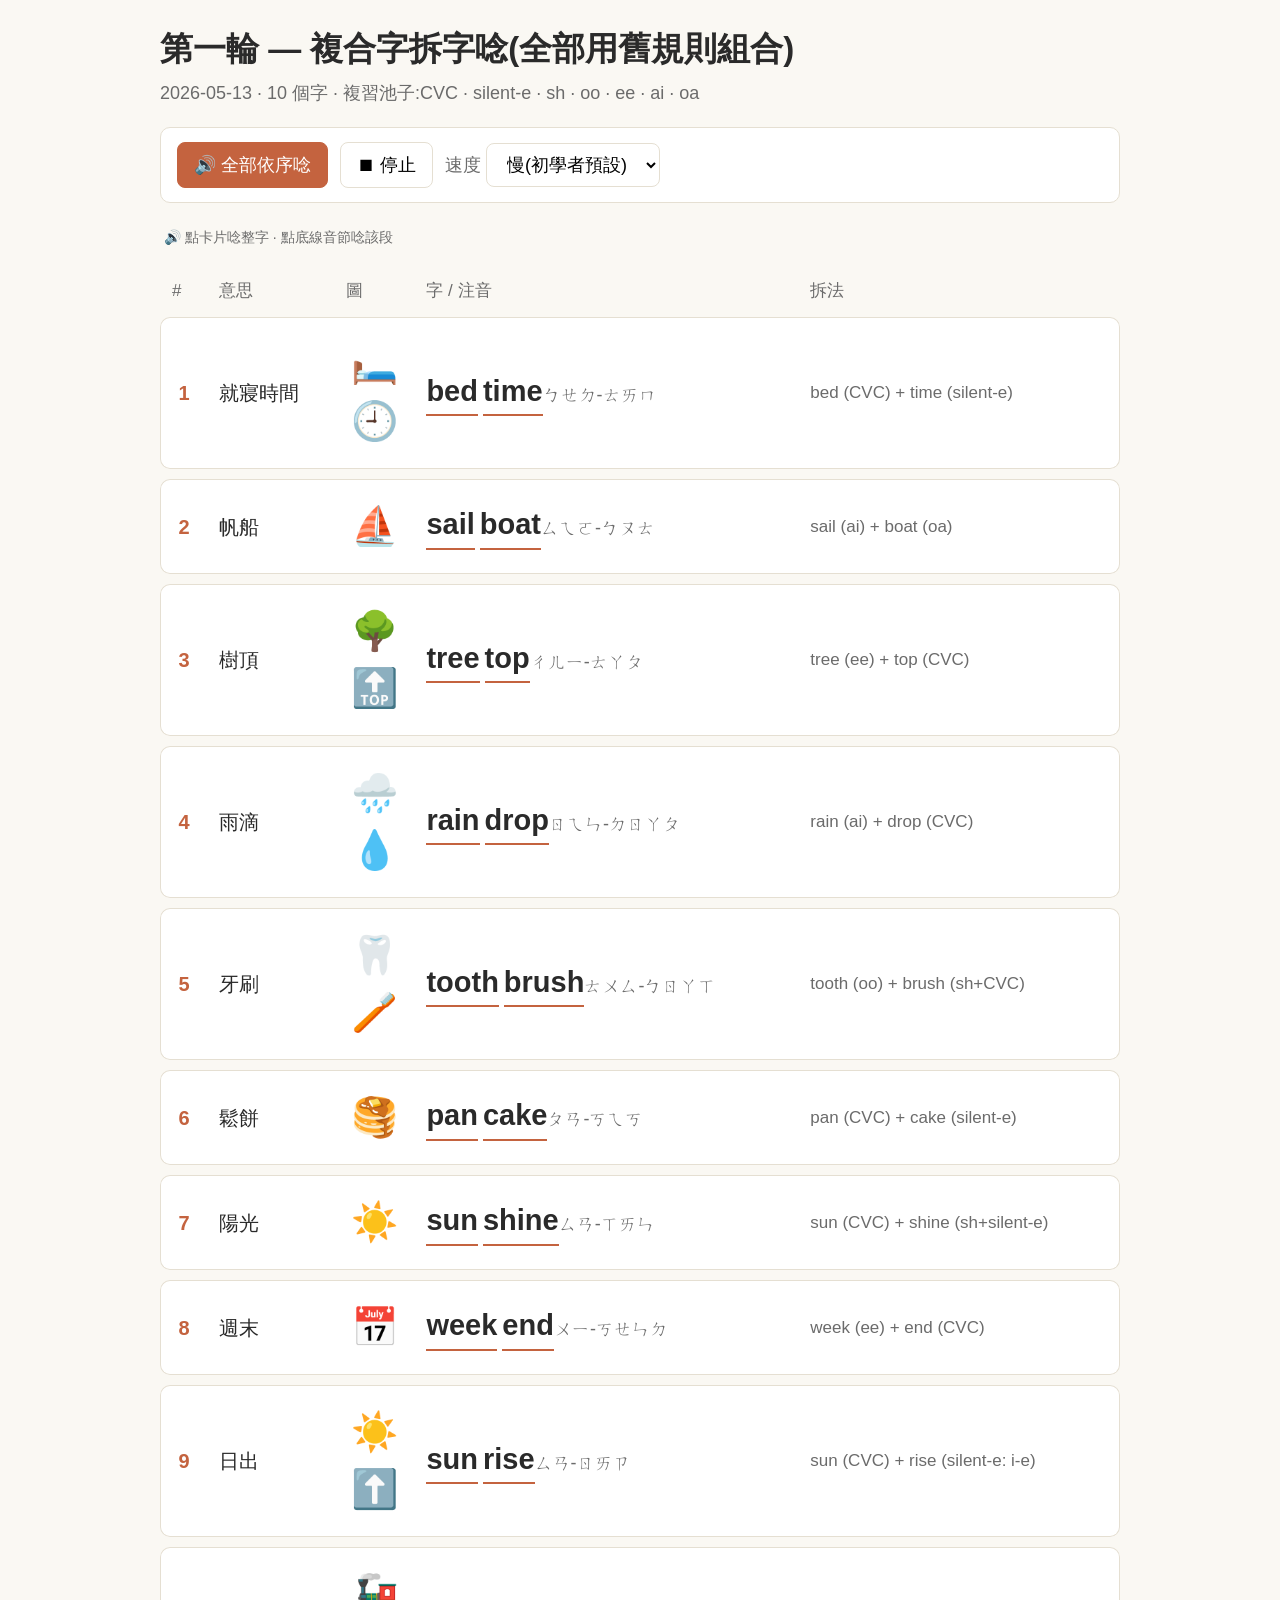
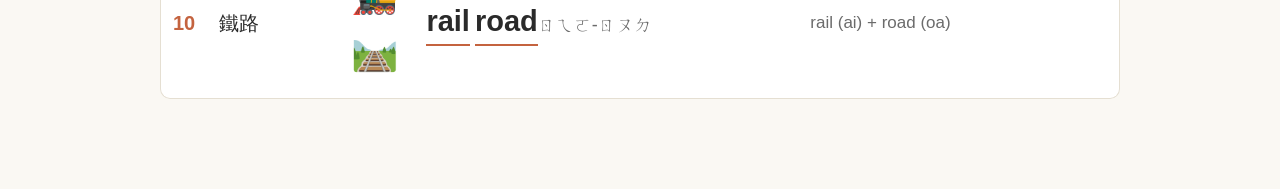
<file: 2026-05-13-01-compound-words.html>
<!DOCTYPE html>
<html lang="zh-Hant">
<head>
<meta charset="UTF-8">
<meta name="viewport" content="width=device-width, initial-scale=1">
<title>2026-05-13 第一輪 — 複合字拆字唸</title>
<style>
  :root {
    --bg: #faf8f3;
    --card: #fff;
    --ink: #2a2a2a;
    --muted: #6b6b6b;
    --accent: #c4633f;
    --accent-soft: #f3dfd4;
    --border: #e5dfd2;
  }
  * { box-sizing: border-box; }
  body {
    font-family: -apple-system, "Segoe UI", "Noto Sans TC", "Microsoft JhengHei", sans-serif;
    background: var(--bg);
    color: var(--ink);
    margin: 0;
    padding: 24px 16px 80px;
    line-height: 1.5;
    font-size: 18px;
  }
  .wrap { max-width: 960px; margin: 0 auto; }
  h1 { font-size: 33px; margin: 0 0 6px; }
  .subtitle { color: var(--muted); margin-bottom: 20px; font-size: 18px; }
  .topbar {
    display: flex; gap: 12px; align-items: center; flex-wrap: wrap;
    margin-bottom: 24px; padding: 14px 16px;
    background: var(--card); border: 1px solid var(--border); border-radius: 10px;
  }
  .topbar label { font-size: 18px; color: var(--muted); }
  .topbar select, .topbar button {
    font-size: 18px; padding: 10px 16px; border-radius: 8px;
    border: 1px solid var(--border); background: #fff; cursor: pointer;
    font-family: inherit;
  }
  .topbar button.primary { background: var(--accent); color: #fff; border-color: var(--accent); }
  .topbar button:hover { background: var(--accent-soft); }
  .topbar button.primary:hover { background: #a8512f; }
  table { width: 100%; border-collapse: separate; border-spacing: 0 10px; }
  thead th {
    text-align: left; font-size: 17px; color: var(--muted);
    font-weight: 500; padding: 4px 12px;
  }
  tbody tr {
    background: var(--card); border: 1px solid var(--border);
    cursor: pointer; transition: background .12s;
  }
  tbody tr:hover { background: #fff3ec; }
  tbody tr:active td { background: var(--accent-soft); }
  .voice-label { font-size: 14px; color: var(--muted); margin-left: 4px; }
  .hint { font-size: 14px; color: var(--muted); margin-bottom: 16px; padding: 0 4px; }
  tr.loading td { opacity: 0.6; }
  tr .source-badge { font-size: 11px; padding: 2px 6px; border-radius: 4px; margin-left: 6px; vertical-align: middle; }
  tr .source-badge.human { background: #d9efd6; color: #2d7a2d; }
  tr .source-badge.tts { background: #ffe6d6; color: #a04a1a; }
  tbody td {
    padding: 18px 12px; border-top: 1px solid var(--border);
    border-bottom: 1px solid var(--border); vertical-align: middle;
  }
  tbody td:first-child { border-left: 1px solid var(--border); border-radius: 10px 0 0 10px; }
  tbody td:last-child { border-right: 1px solid var(--border); border-radius: 0 10px 10px 0; }
  tbody tr.active td { background: var(--accent-soft); }
  .num { font-weight: 700; color: var(--accent); width: 32px; text-align: center; font-size: 20px; }
  .img { font-size: 38px; width: 80px; text-align: center; }
  .word { font-size: 29px; font-weight: 600; }
  .pinyin { color: var(--muted); font-size: 18px; }
  .split { color: var(--muted); font-size: 17px; }
  .meaning { font-size: 20px; font-weight: 500; }
  footer { margin-top: 32px; color: var(--muted); font-size: 15px; text-align: center; }

  /* 音節 chunk 底線(共用,所有 viewport)*/
  .word { display: inline-flex; gap: 5px; align-items: baseline; }
  .chunk {
    display: inline-block;
    border-bottom: 2px solid var(--accent);
    padding-bottom: 1px;
    cursor: pointer;
  }
  .chunk:hover, .chunk:active { background: var(--accent-soft); }

  /* 手機:極度緊湊(10 張塞一頁,不用滑) */
  @media (max-width: 720px) {
    body { font-size: 13px; padding: 6px 8px 12px; line-height: 1.4; }
    h1, .subtitle { display: none; }
    .topbar {
      gap: 4px; padding: 3px 6px; margin-bottom: 3px;
      flex-wrap: nowrap; overflow-x: auto;
    }
    .topbar label { font-size: 11px; }
    .topbar select, .topbar button { font-size: 11px; padding: 3px 7px; border-radius: 5px; }
    .voice-label { display: none; }
    .hint { font-size: 10px; margin-bottom: 3px; padding: 0 2px; }
    thead { display: none; }
    table, tbody { display: block; width: 100%; }
    tbody tr {
      margin-bottom: 3px; border-radius: 6px;
      border: 1px solid var(--border); padding: 5px 10px;
      height: 58px;
      display: grid;
      grid-template-columns: 22px 44px 1fr auto;
      grid-template-rows: auto auto;
      grid-template-areas:
        "num img wordline meaning"
        "num img split    split";
      column-gap: 5px; row-gap: 1px;
      align-items: center;
    }
    tbody td { border: none; padding: 0; display: block; }
    .num    { grid-area: num;     align-self: start; justify-self: start;
              display: inline-block; width: auto; font-size: 11px; padding: 1px 5px;
              background: var(--accent-soft); color: var(--accent); border-radius: 3px; }
    .meaning{ grid-area: meaning; align-self: center; justify-self: end;
              font-size: 12px; color: var(--muted); font-weight: 500; white-space: nowrap; }
    .img    { grid-area: img;     font-size: 16px; text-align: left; align-self: center; line-height: 1;
              white-space: nowrap; letter-spacing: 0; overflow: hidden; }
    .word-cell { grid-area: wordline; align-self: center;
                 display: flex; align-items: baseline; gap: 6px;
                 flex-wrap: nowrap; min-width: 0; overflow: hidden; }
    .word   { font-size: 16px; font-weight: 600; line-height: 1.1; gap: 4px; flex-shrink: 0; }
    .chunk  { border-bottom-width: 1.5px; padding-bottom: 0; }
    .pinyin { font-size: 10.5px; color: var(--muted); line-height: 1.2;
              white-space: nowrap; overflow: hidden; text-overflow: ellipsis; min-width: 0; }
    .split  { grid-area: split;   font-size: 10px; color: var(--muted);
              align-self: start; line-height: 1.2; }
  }
</style>
</head>
<body>
<div class="wrap">
  <h1>第一輪 — 複合字拆字唸(全部用舊規則組合)</h1>
  <div class="subtitle">2026-05-13 · 10 個字 · 複習池子:CVC · silent-e · sh · oo · ee · ai · oa</div>

  <div class="topbar">
    <button class="primary" onclick="speakAll()">🔊 全部依序唸</button>
    <button onclick="stopAll()">⏹ 停止</button>
    <label>速度
      <select id="rate" onchange="updateRate()">
        <option value="0.6" selected>慢(初學者預設)</option>
        <option value="0.75">正常</option>
        <option value="0.9">較快</option>
        <option value="1">原速</option>
      </select>
    </label>
    <span id="voiceLabel" class="voice-label"></span>
  </div>
  <div class="hint">🔊 點卡片唸整字 · 點底線音節唸該段</div>

  <table>
    <thead>
      <tr>
        <th>#</th><th>意思</th><th>圖</th><th>字 / 注音</th><th>拆法</th>
      </tr>
    </thead>
    <tbody id="rows"></tbody>
  </table>
</div>

<script>
const WORDS = [
  { n:1, mean:"就寢時間", img:"🛏️🕘",  word:"bedtime",    chunks:["bed","time"],    py:"ㄅㄝㄉ-ㄊㄞㄇ",   split:"bed (CVC) + time (silent-e)" },
  { n:2, mean:"帆船",     img:"⛵",     word:"sailboat",   chunks:["sail","boat"],   py:"ㄙㄟㄛ-ㄅㄡㄊ",   split:"sail (ai) + boat (oa)" },
  { n:3, mean:"樹頂",     img:"🌳🔝",   word:"treetop",    chunks:["tree","top"],    py:"ㄔㄦㄧ-ㄊㄚㄆ",   split:"tree (ee) + top (CVC)" },
  { n:4, mean:"雨滴",     img:"🌧️💧",  word:"raindrop",   chunks:["rain","drop"],   py:"ㄖㄟㄣ-ㄉㄖㄚㄆ", split:"rain (ai) + drop (CVC)" },
  { n:5, mean:"牙刷",     img:"🦷🪥",  word:"toothbrush", chunks:["tooth","brush"], py:"ㄊㄨㄙ-ㄅㄖㄚㄒ", split:"tooth (oo) + brush (sh+CVC)" },
  { n:6, mean:"鬆餅",     img:"🥞",    word:"pancake",    chunks:["pan","cake"],    py:"ㄆㄢ-ㄎㄟㄎ",     split:"pan (CVC) + cake (silent-e)" },
  { n:7, mean:"陽光",     img:"☀️",    word:"sunshine",   chunks:["sun","shine"],   py:"ㄙㄢ-ㄒㄞㄣ",     split:"sun (CVC) + shine (sh+silent-e)" },
  { n:8, mean:"週末",     img:"📅",    word:"weekend",    chunks:["week","end"],    py:"ㄨㄧ-ㄎㄝㄣㄉ",   split:"week (ee) + end (CVC)" },
  { n:9, mean:"日出",     img:"☀️⬆️",  word:"sunrise",    chunks:["sun","rise"],    py:"ㄙㄢ-ㄖㄞㄗ",     split:"sun (CVC) + rise (silent-e: i-e)" },
  { n:10,mean:"鐵路",     img:"🚂🛤️",  word:"railroad",   chunks:["rail","road"],   py:"ㄖㄟㄛ-ㄖㄡㄉ",   split:"rail (ai) + road (oa)" },
];

const tbody = document.getElementById("rows");
WORDS.forEach(w => {
  const tr = document.createElement("tr");
  tr.id = "row-" + w.n;
  tr.setAttribute("role", "button");
  tr.setAttribute("aria-label", "唸 " + w.word);
  tr.onclick = () => speakOne(w.n);
  const wordInner = (w.chunks && w.chunks.length)
    ? w.chunks.map(c => `<span class="chunk" onclick="speakChunk('${c}', event)">${c}</span>`).join('')
    : w.word;
  tr.innerHTML = `
    <td class="num">${w.n}</td>
    <td class="meaning">${w.mean}</td>
    <td class="img">${w.img}</td>
    <td class="word-cell"><span class="word">${wordInner}</span><span class="pinyin">${w.py}</span></td>
    <td class="split">${w.split}</td>
  `;
  tbody.appendChild(tr);
});

let rate = 0.6;
function updateRate() { rate = parseFloat(document.getElementById("rate").value); }

// ── 系統 TTS 備援用 ────────────────────────────────────
let chosenVoice = null;
function pickBestVoice() {
  const all = speechSynthesis.getVoices();
  const en = all.filter(v => v.lang.startsWith("en"));
  if (en.length === 0) return null;
  const isEnhanced = v => /Enhanced|Premium|增強|高級|Neural|Natural|Siri/i.test(v.name);
  const isFemale = v => /Sangeeta|Samantha|Ava|Allison|Susan|Karen|Tessa|Moira|Fiona|Veena|Zira|Aria|Jenny|Joanna|Salli|Kimberly|Kendra|Ivy|Emma|Amy|Nicole|Olivia|Catherine|Serena|Lana|female|女/i.test(v.name);
  return en.find(x => isEnhanced(x) && isFemale(x))
      || en.find(isFemale)
      || en.find(isEnhanced)
      || en[0];
}
function loadVoices() {
  chosenVoice = pickBestVoice();
  const label = document.getElementById("voiceLabel");
  if (label && chosenVoice) label.textContent = "備援系統語音:" + chosenVoice.name;
}
loadVoices();
if (speechSynthesis.onvoiceschanged !== undefined) {
  speechSynthesis.onvoiceschanged = loadVoices;
}

// ── 播音(純系統 TTS)─────────────────────────────────
function speakOne(n) {
  const w = WORDS.find(x => x.n === n); if (!w) return;
  stopAll();
  highlight(n);
  const u = new SpeechSynthesisUtterance(w.word);
  u.lang = "en-US"; u.rate = rate;
  if (chosenVoice) u.voice = chosenVoice;
  u.onend = () => unhighlight(n);
  speechSynthesis.speak(u);
}
function speakChunk(text, ev) {
  if (ev) ev.stopPropagation();
  stopAll();
  const u = new SpeechSynthesisUtterance(text);
  u.lang = "en-US"; u.rate = rate;
  if (chosenVoice) u.voice = chosenVoice;
  speechSynthesis.speak(u);
}
function speakAll() {
  stopAll();
  WORDS.forEach(w => {
    const u = new SpeechSynthesisUtterance(w.word);
    u.lang = "en-US"; u.rate = rate;
    if (chosenVoice) u.voice = chosenVoice;
    u.onstart = () => highlight(w.n);
    u.onend = () => unhighlight(w.n);
    speechSynthesis.speak(u);
  });
}
function stopAll() {
  speechSynthesis.cancel();
  document.querySelectorAll("tr.active").forEach(tr => tr.classList.remove("active"));
}
function highlight(n) { document.getElementById("row-" + n)?.classList.add("active"); }
function unhighlight(n) { document.getElementById("row-" + n)?.classList.remove("active"); }
</script>
</body>
</html>
</file>
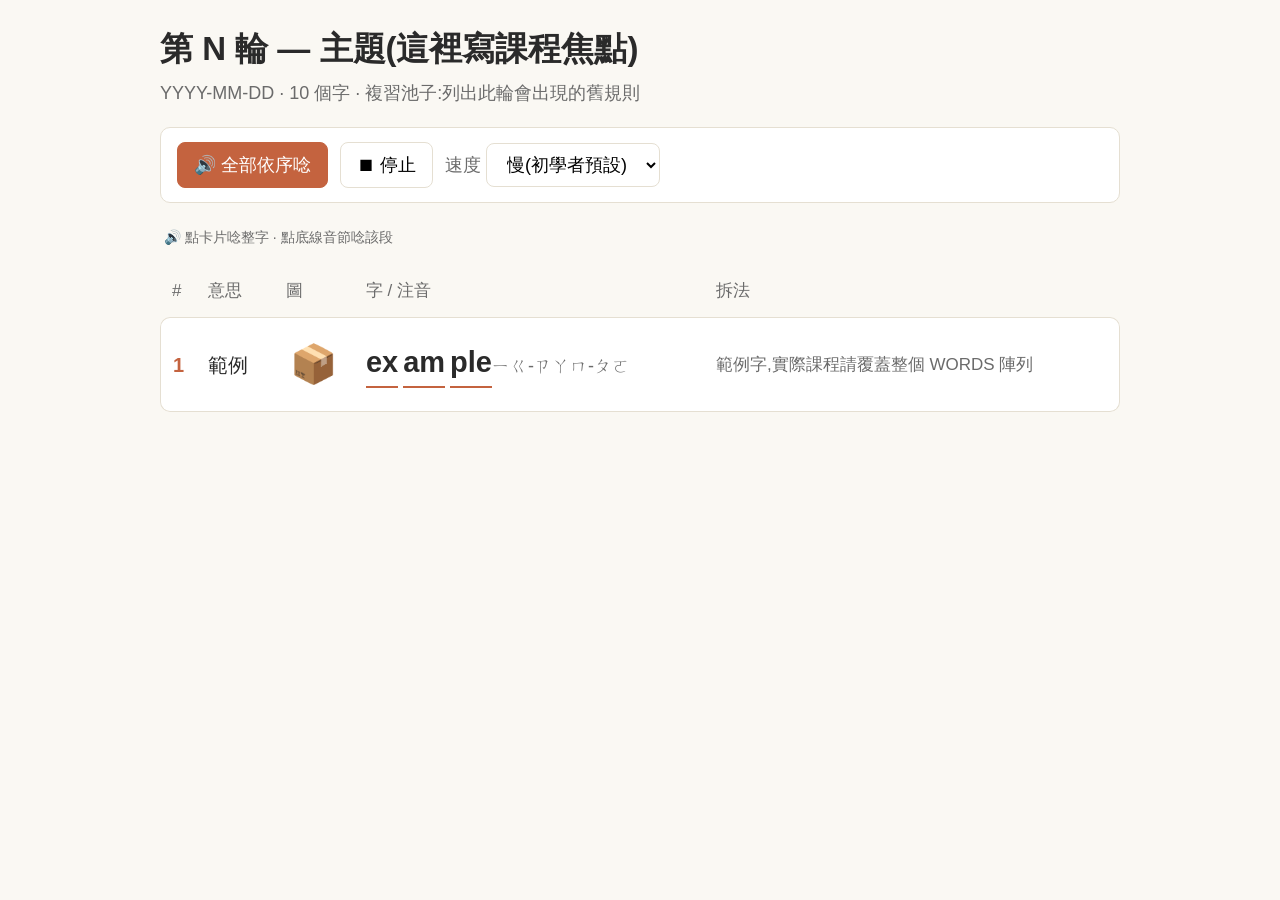
<file: _template.html>
<!--
  ━━━━━━━━━━━━━━━━━━━━━━━━━━━━━━━━━━━━━━━━━━━━━━━━━━━━━━━
  📘 課程範本(_template.html)— 不要直接編輯這個檔案

  製作新課程時:
  1. 複製此檔為 YYYY-MM-DD-NN-主題.html(NN = 當日第幾輪)
  2. 改 <title>、<h1>、.subtitle 三處
  3. 替換 WORDS 陣列(每筆要有 n / mean / img / word / chunks / py / split)
  4. 加進 index.html 的課程清單

  所有發音 / 排版 / 互動邏輯都已建好,不需要動 CSS 或 JS。
  範本對應的硬規則在 D:\英\CLAUDE.md「課程 HTML 輸出」段。
  ━━━━━━━━━━━━━━━━━━━━━━━━━━━━━━━━━━━━━━━━━━━━━━━━━━━━━━
-->
<!DOCTYPE html>
<html lang="zh-Hant">
<head>
<meta charset="UTF-8">
<meta name="viewport" content="width=device-width, initial-scale=1">
<title>YYYY-MM-DD 第 N 輪 — 主題</title>
<style>
  :root {
    --bg: #faf8f3;
    --card: #fff;
    --ink: #2a2a2a;
    --muted: #6b6b6b;
    --accent: #c4633f;
    --accent-soft: #f3dfd4;
    --border: #e5dfd2;
  }
  * { box-sizing: border-box; }
  body {
    font-family: -apple-system, "Segoe UI", "Noto Sans TC", "Microsoft JhengHei", sans-serif;
    background: var(--bg);
    color: var(--ink);
    margin: 0;
    padding: 24px 16px 80px;
    line-height: 1.5;
    font-size: 18px;
  }
  .wrap { max-width: 960px; margin: 0 auto; }
  h1 { font-size: 33px; margin: 0 0 6px; }
  .subtitle { color: var(--muted); margin-bottom: 20px; font-size: 18px; }
  .topbar {
    display: flex; gap: 12px; align-items: center; flex-wrap: wrap;
    margin-bottom: 24px; padding: 14px 16px;
    background: var(--card); border: 1px solid var(--border); border-radius: 10px;
  }
  .topbar label { font-size: 18px; color: var(--muted); }
  .topbar select, .topbar button {
    font-size: 18px; padding: 10px 16px; border-radius: 8px;
    border: 1px solid var(--border); background: #fff; cursor: pointer;
    font-family: inherit;
  }
  .topbar button.primary { background: var(--accent); color: #fff; border-color: var(--accent); }
  .topbar button:hover { background: var(--accent-soft); }
  .topbar button.primary:hover { background: #a8512f; }
  table { width: 100%; border-collapse: separate; border-spacing: 0 10px; }
  thead th {
    text-align: left; font-size: 17px; color: var(--muted);
    font-weight: 500; padding: 4px 12px;
  }
  tbody tr {
    background: var(--card); border: 1px solid var(--border);
    cursor: pointer; transition: background .12s;
  }
  tbody tr:hover { background: #fff3ec; }
  tbody tr:active td { background: var(--accent-soft); }
  .voice-label { font-size: 14px; color: var(--muted); margin-left: 4px; }
  .hint { font-size: 14px; color: var(--muted); margin-bottom: 16px; padding: 0 4px; }
  tr.loading td { opacity: 0.6; }
  tr .source-badge { font-size: 11px; padding: 2px 6px; border-radius: 4px; margin-left: 6px; vertical-align: middle; }
  tr .source-badge.human { background: #d9efd6; color: #2d7a2d; }
  tr .source-badge.tts { background: #ffe6d6; color: #a04a1a; }
  tbody td {
    padding: 18px 12px; border-top: 1px solid var(--border);
    border-bottom: 1px solid var(--border); vertical-align: middle;
  }
  tbody td:first-child { border-left: 1px solid var(--border); border-radius: 10px 0 0 10px; }
  tbody td:last-child { border-right: 1px solid var(--border); border-radius: 0 10px 10px 0; }
  tbody tr.active td { background: var(--accent-soft); }
  .num { font-weight: 700; color: var(--accent); width: 32px; text-align: center; font-size: 20px; }
  .img { font-size: 38px; width: 80px; text-align: center; }
  .word { font-size: 29px; font-weight: 600; }
  .pinyin { color: var(--muted); font-size: 18px; }
  .split { color: var(--muted); font-size: 17px; }
  .meaning { font-size: 20px; font-weight: 500; }
  footer { margin-top: 32px; color: var(--muted); font-size: 15px; text-align: center; }

  /* 音節 chunk 底線(共用,所有 viewport)*/
  .word { display: inline-flex; gap: 5px; align-items: baseline; }
  .chunk {
    display: inline-block;
    border-bottom: 2px solid var(--accent);
    padding-bottom: 1px;
    cursor: pointer;
  }
  .chunk:hover, .chunk:active { background: var(--accent-soft); }

  /* 手機:極度緊湊(10 張塞一頁,不用滑) */
  @media (max-width: 720px) {
    body { font-size: 13px; padding: 6px 8px 12px; line-height: 1.4; }
    h1, .subtitle { display: none; }
    .topbar {
      gap: 4px; padding: 3px 6px; margin-bottom: 3px;
      flex-wrap: nowrap; overflow-x: auto;
    }
    .topbar label { font-size: 11px; }
    .topbar select, .topbar button { font-size: 11px; padding: 3px 7px; border-radius: 5px; }
    .voice-label { display: none; }
    .hint { font-size: 10px; margin-bottom: 3px; padding: 0 2px; }
    thead { display: none; }
    table, tbody { display: block; width: 100%; }
    tbody tr {
      margin-bottom: 3px; border-radius: 6px;
      border: 1px solid var(--border); padding: 5px 10px;
      height: 58px;
      display: grid;
      grid-template-columns: 22px 44px 1fr auto;
      grid-template-rows: auto auto;
      grid-template-areas:
        "num img wordline meaning"
        "num img split    split";
      column-gap: 5px; row-gap: 1px;
      align-items: center;
    }
    tbody td { border: none; padding: 0; display: block; }
    .num    { grid-area: num;     align-self: start; justify-self: start;
              display: inline-block; width: auto; font-size: 11px; padding: 1px 5px;
              background: var(--accent-soft); color: var(--accent); border-radius: 3px; }
    .meaning{ grid-area: meaning; align-self: center; justify-self: end;
              font-size: 12px; color: var(--muted); font-weight: 500; white-space: nowrap; }
    .img    { grid-area: img;     font-size: 16px; text-align: left; align-self: center; line-height: 1;
              white-space: nowrap; letter-spacing: 0; overflow: hidden; }
    .word-cell { grid-area: wordline; align-self: center;
                 display: flex; align-items: baseline; gap: 6px;
                 flex-wrap: nowrap; min-width: 0; overflow: hidden; }
    .word   { font-size: 16px; font-weight: 600; line-height: 1.1; gap: 4px; flex-shrink: 0; }
    .chunk  { border-bottom-width: 1.5px; padding-bottom: 0; }
    .pinyin { font-size: 10.5px; color: var(--muted); line-height: 1.2;
              white-space: nowrap; overflow: hidden; text-overflow: ellipsis; min-width: 0; }
    .split  { grid-area: split;   font-size: 10px; color: var(--muted);
              align-self: start; line-height: 1.2; }
  }
</style>
</head>
<body>
<div class="wrap">
  <h1>第 N 輪 — 主題(這裡寫課程焦點)</h1>
  <div class="subtitle">YYYY-MM-DD · 10 個字 · 複習池子:列出此輪會出現的舊規則</div>

  <div class="topbar">
    <button class="primary" onclick="speakAll()">🔊 全部依序唸</button>
    <button onclick="stopAll()">⏹ 停止</button>
    <label>速度
      <select id="rate" onchange="updateRate()">
        <option value="0.6" selected>慢(初學者預設)</option>
        <option value="0.75">正常</option>
        <option value="0.9">較快</option>
        <option value="1">原速</option>
      </select>
    </label>
    <span id="voiceLabel" class="voice-label"></span>
  </div>
  <div class="hint">🔊 點卡片唸整字 · 點底線音節唸該段</div>

  <table>
    <thead>
      <tr>
        <th>#</th><th>意思</th><th>圖</th><th>字 / 注音</th><th>拆法</th>
      </tr>
    </thead>
    <tbody id="rows"></tbody>
  </table>
</div>

<script>
// ─────────────────────────────────────────────────────────────
// 替換成本輪課程的單字。每筆欄位:
//   n       — 編號(1, 2, 3...)
//   mean    — 中文意思(短,2-4 字最佳)
//   img     — emoji 圖像(1 個或 2 個並排,不要無關 emoji)
//   word    — 英文字(小寫)
//   chunks  — 音節拆法陣列,例 ["bed","time"];單音節字寫 [word] 即可
//   py      — 注音諧音(腳手架用,不求 100% 準)
//   split   — 拼讀塊文字說明,例 "bed (CVC) + time (silent-e)"
// 一輪以 10 個為主(5-10 範圍),要混入「常駐拼讀池」舊規則複習
// ─────────────────────────────────────────────────────────────
const WORDS = [
  { n:1, mean:"範例", img:"📦", word:"example", chunks:["ex","am","ple"], py:"ㄧㄍ-ㄗㄚㄇ-ㄆㄛ", split:"範例字,實際課程請覆蓋整個 WORDS 陣列" },
];

const tbody = document.getElementById("rows");
WORDS.forEach(w => {
  const tr = document.createElement("tr");
  tr.id = "row-" + w.n;
  tr.setAttribute("role", "button");
  tr.setAttribute("aria-label", "唸 " + w.word);
  tr.onclick = () => speakOne(w.n);
  const wordInner = (w.chunks && w.chunks.length)
    ? w.chunks.map(c => `<span class="chunk" onclick="speakChunk('${c}', event)">${c}</span>`).join('')
    : w.word;
  tr.innerHTML = `
    <td class="num">${w.n}</td>
    <td class="meaning">${w.mean}</td>
    <td class="img">${w.img}</td>
    <td class="word-cell"><span class="word">${wordInner}</span><span class="pinyin">${w.py}</span></td>
    <td class="split">${w.split}</td>
  `;
  tbody.appendChild(tr);
});

let rate = 0.6;
function updateRate() { rate = parseFloat(document.getElementById("rate").value); }

// ── 系統 TTS 備援用 ────────────────────────────────────
let chosenVoice = null;
function pickBestVoice() {
  const all = speechSynthesis.getVoices();
  const en = all.filter(v => v.lang.startsWith("en"));
  if (en.length === 0) return null;
  const isEnhanced = v => /Enhanced|Premium|增強|高級|Neural|Natural|Siri/i.test(v.name);
  const isFemale = v => /Sangeeta|Samantha|Ava|Allison|Susan|Karen|Tessa|Moira|Fiona|Veena|Zira|Aria|Jenny|Joanna|Salli|Kimberly|Kendra|Ivy|Emma|Amy|Nicole|Olivia|Catherine|Serena|Lana|female|女/i.test(v.name);
  return en.find(x => isEnhanced(x) && isFemale(x))
      || en.find(isFemale)
      || en.find(isEnhanced)
      || en[0];
}
function loadVoices() {
  chosenVoice = pickBestVoice();
  const label = document.getElementById("voiceLabel");
  if (label && chosenVoice) label.textContent = "備援系統語音:" + chosenVoice.name;
}
loadVoices();
if (speechSynthesis.onvoiceschanged !== undefined) {
  speechSynthesis.onvoiceschanged = loadVoices;
}

// ── 播音(純系統 TTS)─────────────────────────────────
function speakOne(n) {
  const w = WORDS.find(x => x.n === n); if (!w) return;
  stopAll();
  highlight(n);
  const u = new SpeechSynthesisUtterance(w.word);
  u.lang = "en-US"; u.rate = rate;
  if (chosenVoice) u.voice = chosenVoice;
  u.onend = () => unhighlight(n);
  speechSynthesis.speak(u);
}
function speakChunk(text, ev) {
  if (ev) ev.stopPropagation();
  stopAll();
  const u = new SpeechSynthesisUtterance(text);
  u.lang = "en-US"; u.rate = rate;
  if (chosenVoice) u.voice = chosenVoice;
  speechSynthesis.speak(u);
}
function speakAll() {
  stopAll();
  WORDS.forEach(w => {
    const u = new SpeechSynthesisUtterance(w.word);
    u.lang = "en-US"; u.rate = rate;
    if (chosenVoice) u.voice = chosenVoice;
    u.onstart = () => highlight(w.n);
    u.onend = () => unhighlight(w.n);
    speechSynthesis.speak(u);
  });
}
function stopAll() {
  speechSynthesis.cancel();
  document.querySelectorAll("tr.active").forEach(tr => tr.classList.remove("active"));
}
function highlight(n) { document.getElementById("row-" + n)?.classList.add("active"); }
function unhighlight(n) { document.getElementById("row-" + n)?.classList.remove("active"); }
</script>
</body>
</html>
</file>
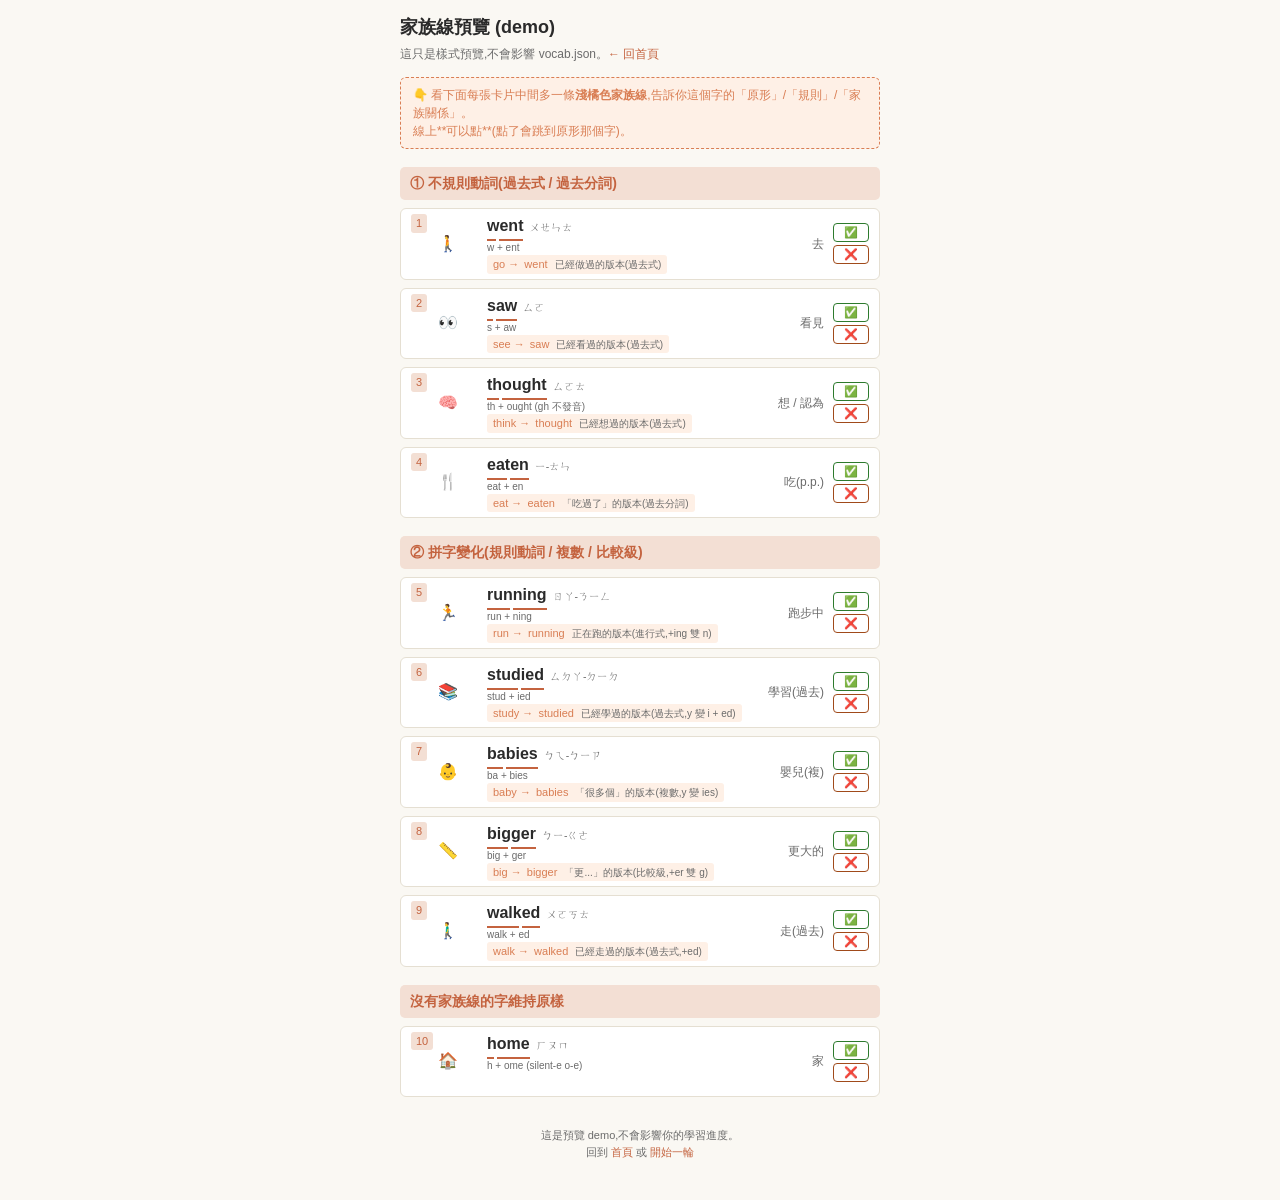
<file: demo-family.html>
<!DOCTYPE html>
<html lang="zh-Hant">
<head>
<meta charset="UTF-8">
<meta name="viewport" content="width=device-width, initial-scale=1">
<title>家族線預覽 · Demo</title>
<style>
  :root {
    --bg: #faf8f3; --card: #fff; --ink: #2a2a2a; --muted: #6b6b6b;
    --accent: #c4633f; --accent-soft: #f3dfd4; --border: #e5dfd2;
    --good: #2d7a2d; --good-bg: #d9efd6;
    --bad: #a04a1a; --bad-bg: #ffe6d6;
    --family: #d97e54;       /* 家族線稍淺一點的橘 */
    --family-bg: #fef0e6;
  }
  * { box-sizing: border-box; }
  body {
    font-family: -apple-system, "Segoe UI", "Noto Sans TC", "Microsoft JhengHei", sans-serif;
    background: var(--bg); color: var(--ink);
    margin: 0; padding: 14px 12px 40px; line-height: 1.5; font-size: 13px;
  }
  .wrap { max-width: 480px; margin: 0 auto; }
  h1 { font-size: 18px; margin: 0 0 4px; }
  .sub { color: var(--muted); font-size: 12px; margin-bottom: 14px; }
  h2 {
    font-size: 14px; margin: 18px 0 8px; padding: 6px 10px;
    background: var(--accent-soft); color: var(--accent); border-radius: 5px;
  }
  .a { color: var(--accent); text-decoration: none; }

  /* 卡片 */
  .word .chunk {
    display: inline-block;
    position: relative;
    cursor: pointer;
    padding-bottom: 3px;
  }
  .chunk::after {
    content: '';
    position: absolute;
    bottom: 0; left: 0; right: 3px;
    height: 2px;
    background: var(--accent);
  }
  .chunk:last-child::after { right: 0; }
  .word { display: inline-flex; gap: 0; align-items: baseline; }

  .card {
    background: var(--card); border: 1px solid var(--border);
    border-radius: 6px; padding: 5px 10px; margin-bottom: 8px;
    height: auto;
    display: grid;
    grid-template-columns: 22px 44px 1fr auto auto;
    grid-template-rows: auto auto auto;
    grid-template-areas:
      "num img wordline meaning actions"
      "num img split    meaning actions"
      "num img family   meaning actions";
    column-gap: 5px; row-gap: 1px;
    align-items: center;
  }
  .num {
    grid-area: num; align-self: start; justify-self: start;
    display: inline-block; font-size: 11px; padding: 1px 5px;
    background: var(--accent-soft); color: var(--accent); border-radius: 3px;
  }
  .meaning {
    grid-area: meaning; align-self: center; justify-self: end;
    font-size: 12px; color: var(--muted); font-weight: 500; white-space: nowrap;
    display: flex; flex-direction: column; align-items: flex-end; gap: 1px;
  }
  .img { grid-area: img; font-size: 16px; text-align: left; align-self: center; line-height: 1;
         white-space: nowrap; letter-spacing: 0; }
  .word-cell { grid-area: wordline; align-self: center;
               display: flex; align-items: baseline; gap: 6px; flex-wrap: nowrap; }
  .word-cell .word { font-size: 16px; font-weight: 600; }
  .pinyin { font-size: 10.5px; color: var(--muted); }

  /* ⭐ 新欄位:家族線 */
  .family-line {
    grid-area: family; align-self: start;
    font-size: 11px; color: var(--family);
    background: var(--family-bg);
    padding: 1px 6px; border-radius: 3px;
    width: fit-content;
    cursor: pointer;
  }
  .family-line:hover { background: var(--family); color: #fff; }
  .family-line .arrow { font-weight: 700; margin-right: 2px; }
  .family-line .note { color: var(--muted); margin-left: 4px; font-size: 10px; }
  .family-line:hover .note { color: #fff; }

  .split {
    grid-area: split; align-self: start;
    font-size: 10px; color: var(--muted); line-height: 1.2;
  }
  .actions {
    grid-area: actions; align-self: center;
    display: flex; flex-direction: column; gap: 3px; margin-left: 4px;
  }
  .btn-know, .btn-forgot {
    font-size: 11px; padding: 2px 5px; border-radius: 4px;
    border: 1px solid var(--border); background: #fff;
    cursor: pointer; min-width: 36px; text-align: center;
  }
  .btn-know { color: var(--good); border-color: var(--good); }
  .btn-forgot { color: var(--bad); border-color: var(--bad); }

  .legend {
    background: var(--family-bg); border: 1px dashed var(--family);
    padding: 8px 12px; border-radius: 6px;
    font-size: 12px; margin-bottom: 14px;
    color: var(--family);
  }
  .legend b { color: var(--family); }
</style>
</head>
<body>
<div class="wrap">
  <h1>家族線預覽 (demo)</h1>
  <div class="sub">這只是樣式預覽,不會影響 vocab.json。<a class="a" href="index.html">← 回首頁</a></div>

  <div class="legend">
    👇 看下面每張卡片中間多一條<b>淺橘色家族線</b>,告訴你這個字的「原形」/「規則」/「家族關係」。<br>
    線上**可以點**(點了會跳到原形那個字)。
  </div>

  <h2>① 不規則動詞(過去式 / 過去分詞)</h2>

  <div class="card">
    <span class="num">1</span>
    <span class="img">🚶</span>
    <span class="word-cell">
      <span class="word">
        <span class="chunk">w</span><span class="chunk">ent</span>
      </span>
      <span class="pinyin">ㄨㄝㄣㄊ</span>
    </span>
    <span class="family-line">go <span class="arrow">→</span> went <span class="note">已經做過的版本(過去式)</span></span>
    <span class="split">w + ent</span>
    <span class="meaning">
      <span>去</span>
    </span>
    <span class="actions">
      <button class="btn-know">✅</button>
      <button class="btn-forgot">❌</button>
    </span>
  </div>

  <div class="card">
    <span class="num">2</span>
    <span class="img">👀</span>
    <span class="word-cell">
      <span class="word">
        <span class="chunk">s</span><span class="chunk">aw</span>
      </span>
      <span class="pinyin">ㄙㄛ</span>
    </span>
    <span class="family-line">see <span class="arrow">→</span> saw <span class="note">已經看過的版本(過去式)</span></span>
    <span class="split">s + aw</span>
    <span class="meaning">
      <span>看見</span>
    </span>
    <span class="actions">
      <button class="btn-know">✅</button>
      <button class="btn-forgot">❌</button>
    </span>
  </div>

  <div class="card">
    <span class="num">3</span>
    <span class="img">🧠</span>
    <span class="word-cell">
      <span class="word">
        <span class="chunk">th</span><span class="chunk">ought</span>
      </span>
      <span class="pinyin">ㄙㄛㄊ</span>
    </span>
    <span class="family-line">think <span class="arrow">→</span> thought <span class="note">已經想過的版本(過去式)</span></span>
    <span class="split">th + ought (gh 不發音)</span>
    <span class="meaning">
      <span>想 / 認為</span>
    </span>
    <span class="actions">
      <button class="btn-know">✅</button>
      <button class="btn-forgot">❌</button>
    </span>
  </div>

  <div class="card">
    <span class="num">4</span>
    <span class="img">🍴</span>
    <span class="word-cell">
      <span class="word">
        <span class="chunk">eat</span><span class="chunk">en</span>
      </span>
      <span class="pinyin">ㄧ-ㄊㄣ</span>
    </span>
    <span class="family-line">eat <span class="arrow">→</span> eaten <span class="note">「吃過了」的版本(過去分詞)</span></span>
    <span class="split">eat + en</span>
    <span class="meaning">
      <span>吃(p.p.)</span>
    </span>
    <span class="actions">
      <button class="btn-know">✅</button>
      <button class="btn-forgot">❌</button>
    </span>
  </div>

  <h2>② 拼字變化(規則動詞 / 複數 / 比較級)</h2>

  <div class="card">
    <span class="num">5</span>
    <span class="img">🏃</span>
    <span class="word-cell">
      <span class="word">
        <span class="chunk">run</span><span class="chunk">ning</span>
      </span>
      <span class="pinyin">ㄖㄚ-ㄋㄧㄥ</span>
    </span>
    <span class="family-line">run <span class="arrow">→</span> running <span class="note">正在跑的版本(進行式,+ing 雙 n)</span></span>
    <span class="split">run + ning</span>
    <span class="meaning">
      <span>跑步中</span>
    </span>
    <span class="actions">
      <button class="btn-know">✅</button>
      <button class="btn-forgot">❌</button>
    </span>
  </div>

  <div class="card">
    <span class="num">6</span>
    <span class="img">📚</span>
    <span class="word-cell">
      <span class="word">
        <span class="chunk">stud</span><span class="chunk">ied</span>
      </span>
      <span class="pinyin">ㄙㄉㄚ-ㄉㄧㄉ</span>
    </span>
    <span class="family-line">study <span class="arrow">→</span> studied <span class="note">已經學過的版本(過去式,y 變 i + ed)</span></span>
    <span class="split">stud + ied</span>
    <span class="meaning">
      <span>學習(過去)</span>
    </span>
    <span class="actions">
      <button class="btn-know">✅</button>
      <button class="btn-forgot">❌</button>
    </span>
  </div>

  <div class="card">
    <span class="num">7</span>
    <span class="img">👶</span>
    <span class="word-cell">
      <span class="word">
        <span class="chunk">ba</span><span class="chunk">bies</span>
      </span>
      <span class="pinyin">ㄅㄟ-ㄅㄧㄗ</span>
    </span>
    <span class="family-line">baby <span class="arrow">→</span> babies <span class="note">「很多個」的版本(複數,y 變 ies)</span></span>
    <span class="split">ba + bies</span>
    <span class="meaning">
      <span>嬰兒(複)</span>
    </span>
    <span class="actions">
      <button class="btn-know">✅</button>
      <button class="btn-forgot">❌</button>
    </span>
  </div>

  <div class="card">
    <span class="num">8</span>
    <span class="img">📏</span>
    <span class="word-cell">
      <span class="word">
        <span class="chunk">big</span><span class="chunk">ger</span>
      </span>
      <span class="pinyin">ㄅㄧ-ㄍㄜ</span>
    </span>
    <span class="family-line">big <span class="arrow">→</span> bigger <span class="note">「更...」的版本(比較級,+er 雙 g)</span></span>
    <span class="split">big + ger</span>
    <span class="meaning">
      <span>更大的</span>
    </span>
    <span class="actions">
      <button class="btn-know">✅</button>
      <button class="btn-forgot">❌</button>
    </span>
  </div>

  <div class="card">
    <span class="num">9</span>
    <span class="img">🚶‍♂️</span>
    <span class="word-cell">
      <span class="word">
        <span class="chunk">walk</span><span class="chunk">ed</span>
      </span>
      <span class="pinyin">ㄨㄛㄎㄊ</span>
    </span>
    <span class="family-line">walk <span class="arrow">→</span> walked <span class="note">已經走過的版本(過去式,+ed)</span></span>
    <span class="split">walk + ed</span>
    <span class="meaning">
      <span>走(過去)</span>
    </span>
    <span class="actions">
      <button class="btn-know">✅</button>
      <button class="btn-forgot">❌</button>
    </span>
  </div>

  <h2>沒有家族線的字維持原樣</h2>

  <div class="card">
    <span class="num">10</span>
    <span class="img">🏠</span>
    <span class="word-cell">
      <span class="word">
        <span class="chunk">h</span><span class="chunk">ome</span>
      </span>
      <span class="pinyin">ㄏㄡㄇ</span>
    </span>
    <span class="family-line" style="visibility:hidden;">placeholder</span>
    <span class="split">h + ome (silent-e o-e)</span>
    <span class="meaning">
      <span>家</span>
    </span>
    <span class="actions">
      <button class="btn-know">✅</button>
      <button class="btn-forgot">❌</button>
    </span>
  </div>

  <div style="margin-top:30px;text-align:center;color:var(--muted);font-size:11px;">
    這是預覽 demo,不會影響你的學習進度。<br>
    回到 <a class="a" href="index.html">首頁</a> 或 <a class="a" href="lesson.html?mode=frequency&count=10">開始一輪</a>
  </div>

</div>
</body>
</html>
</file>
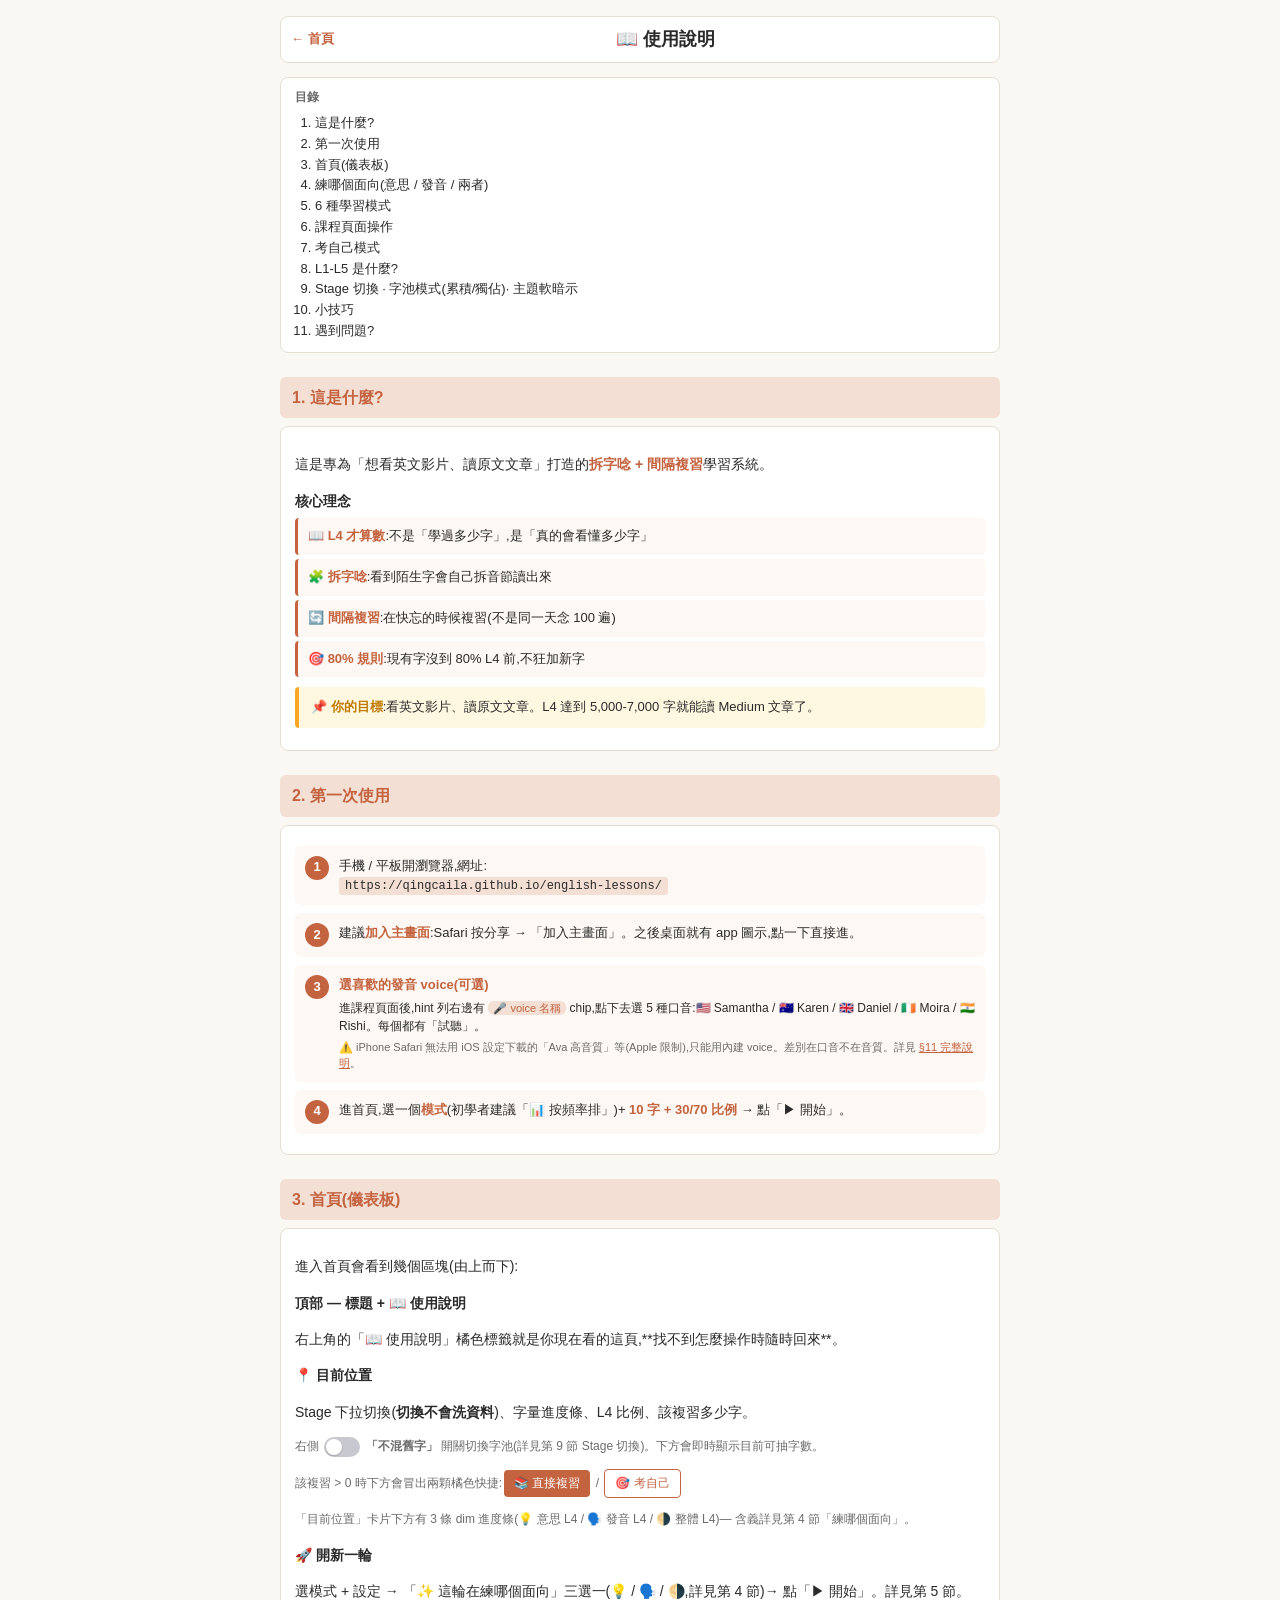
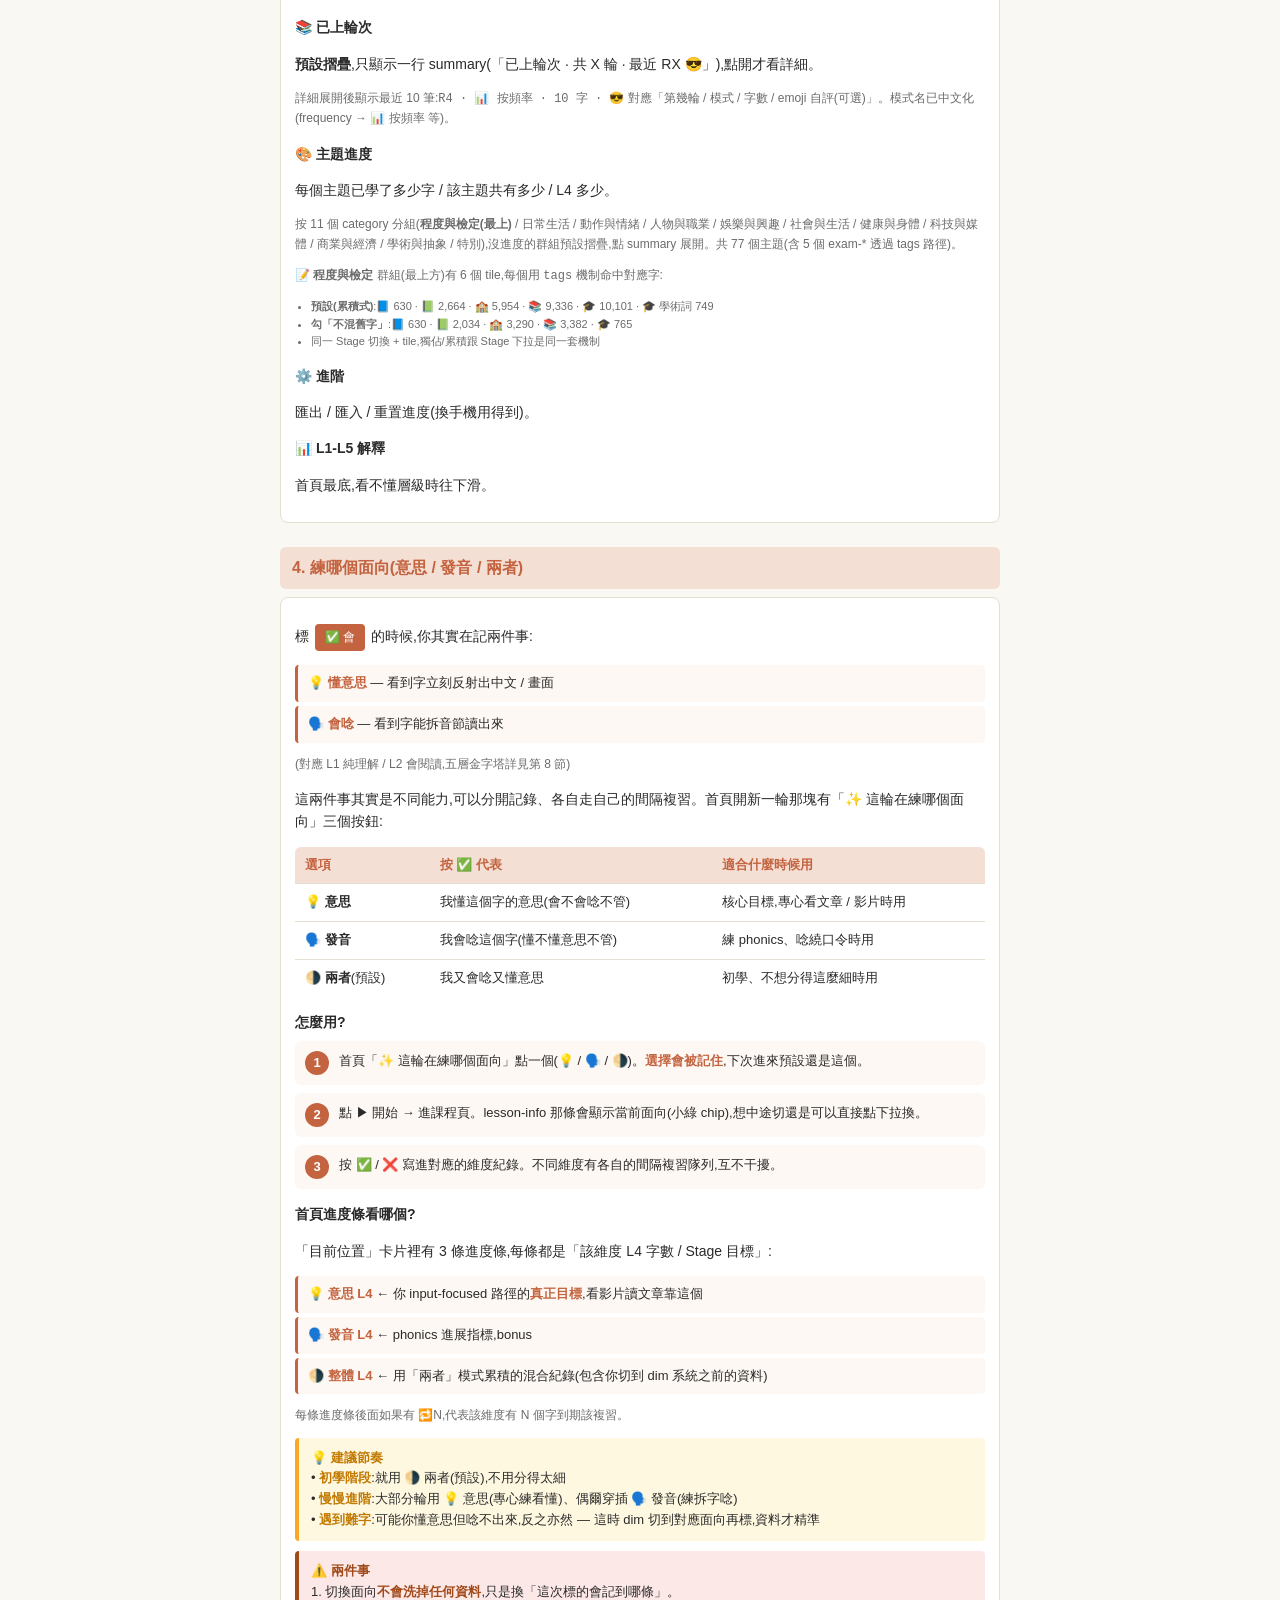
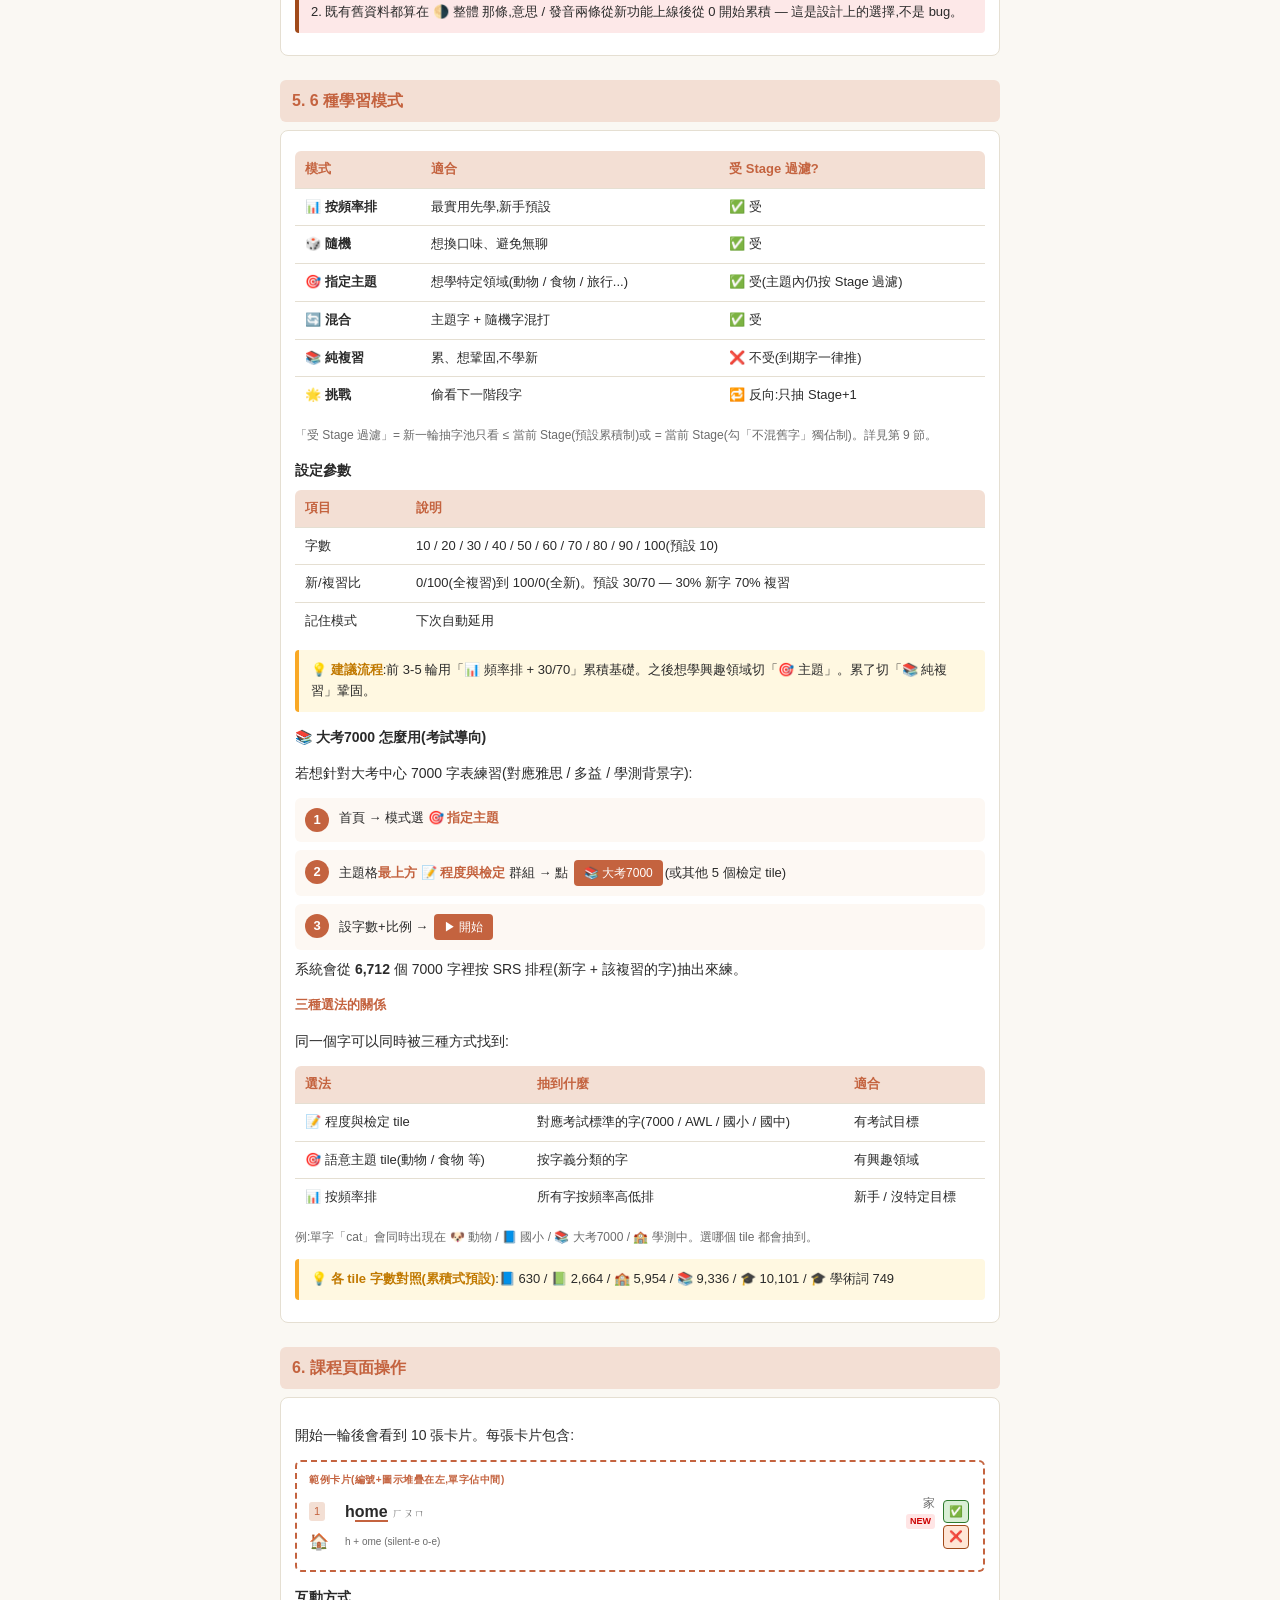
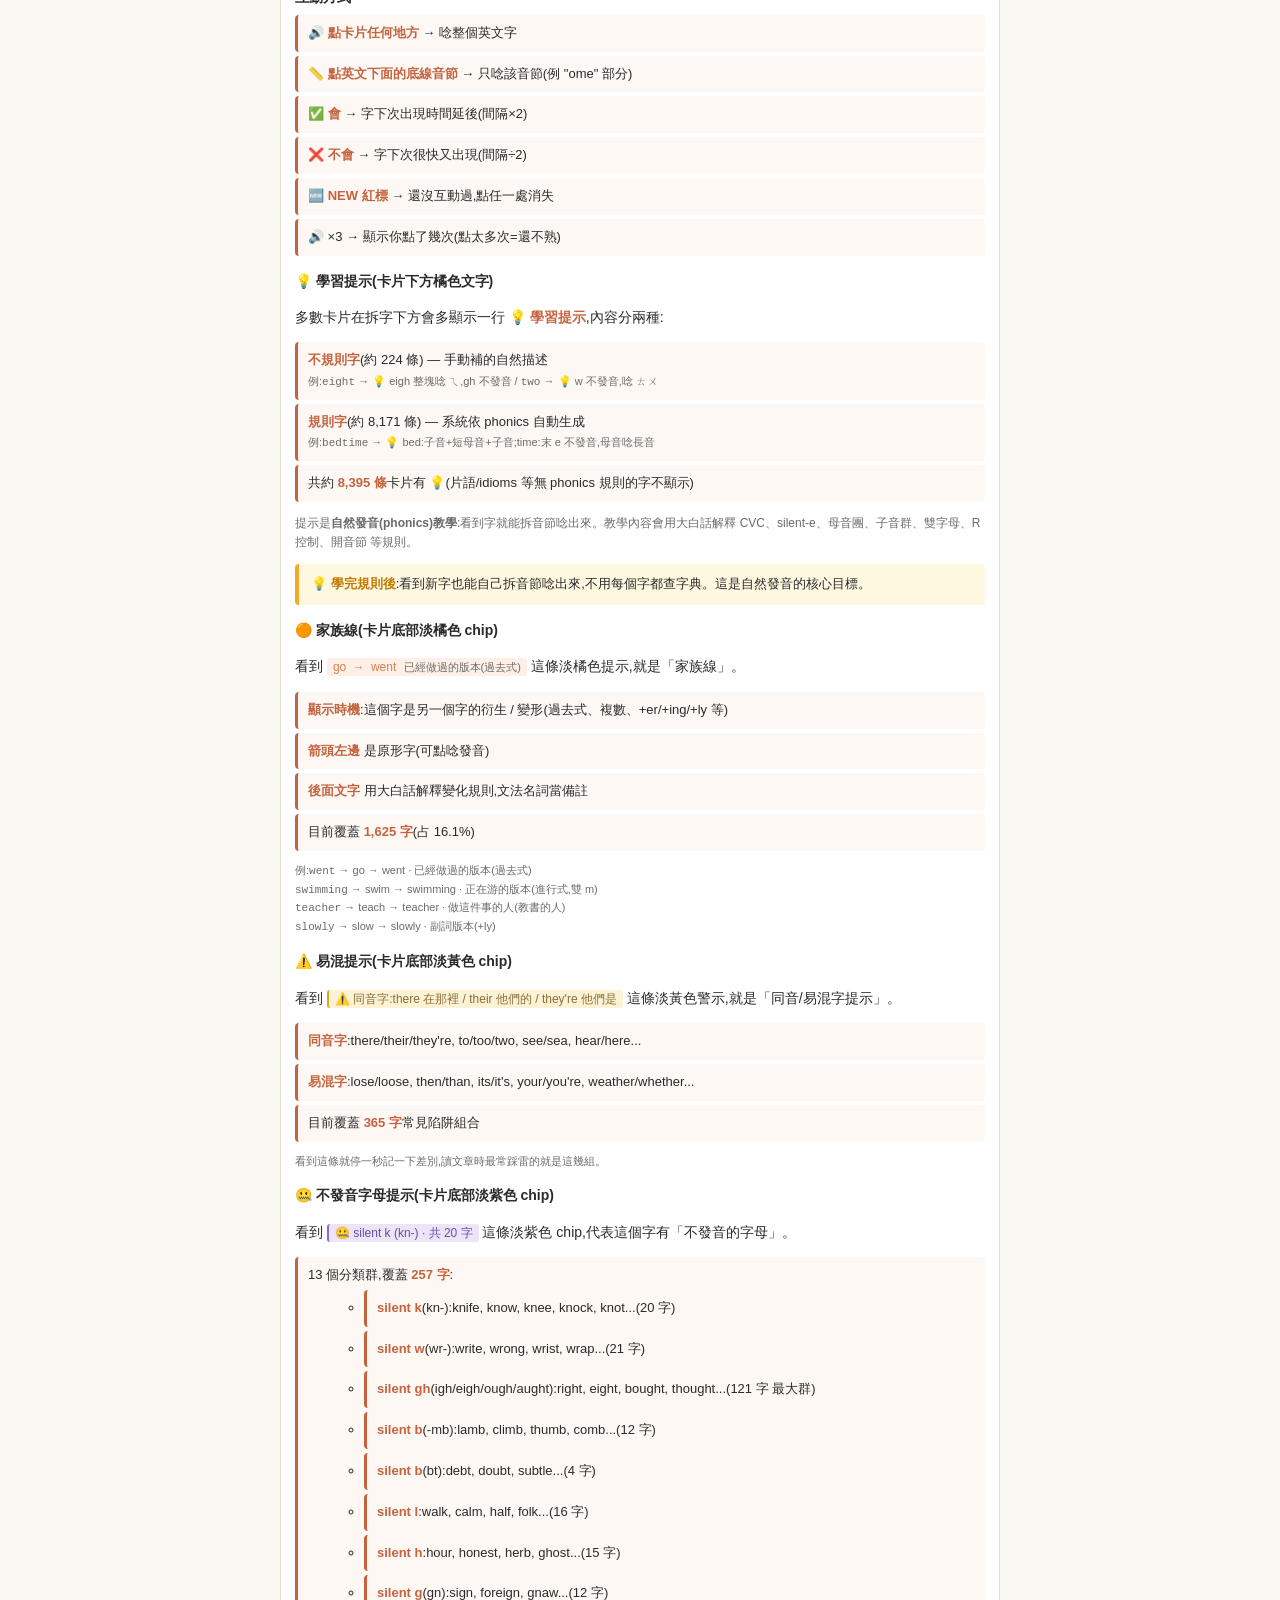
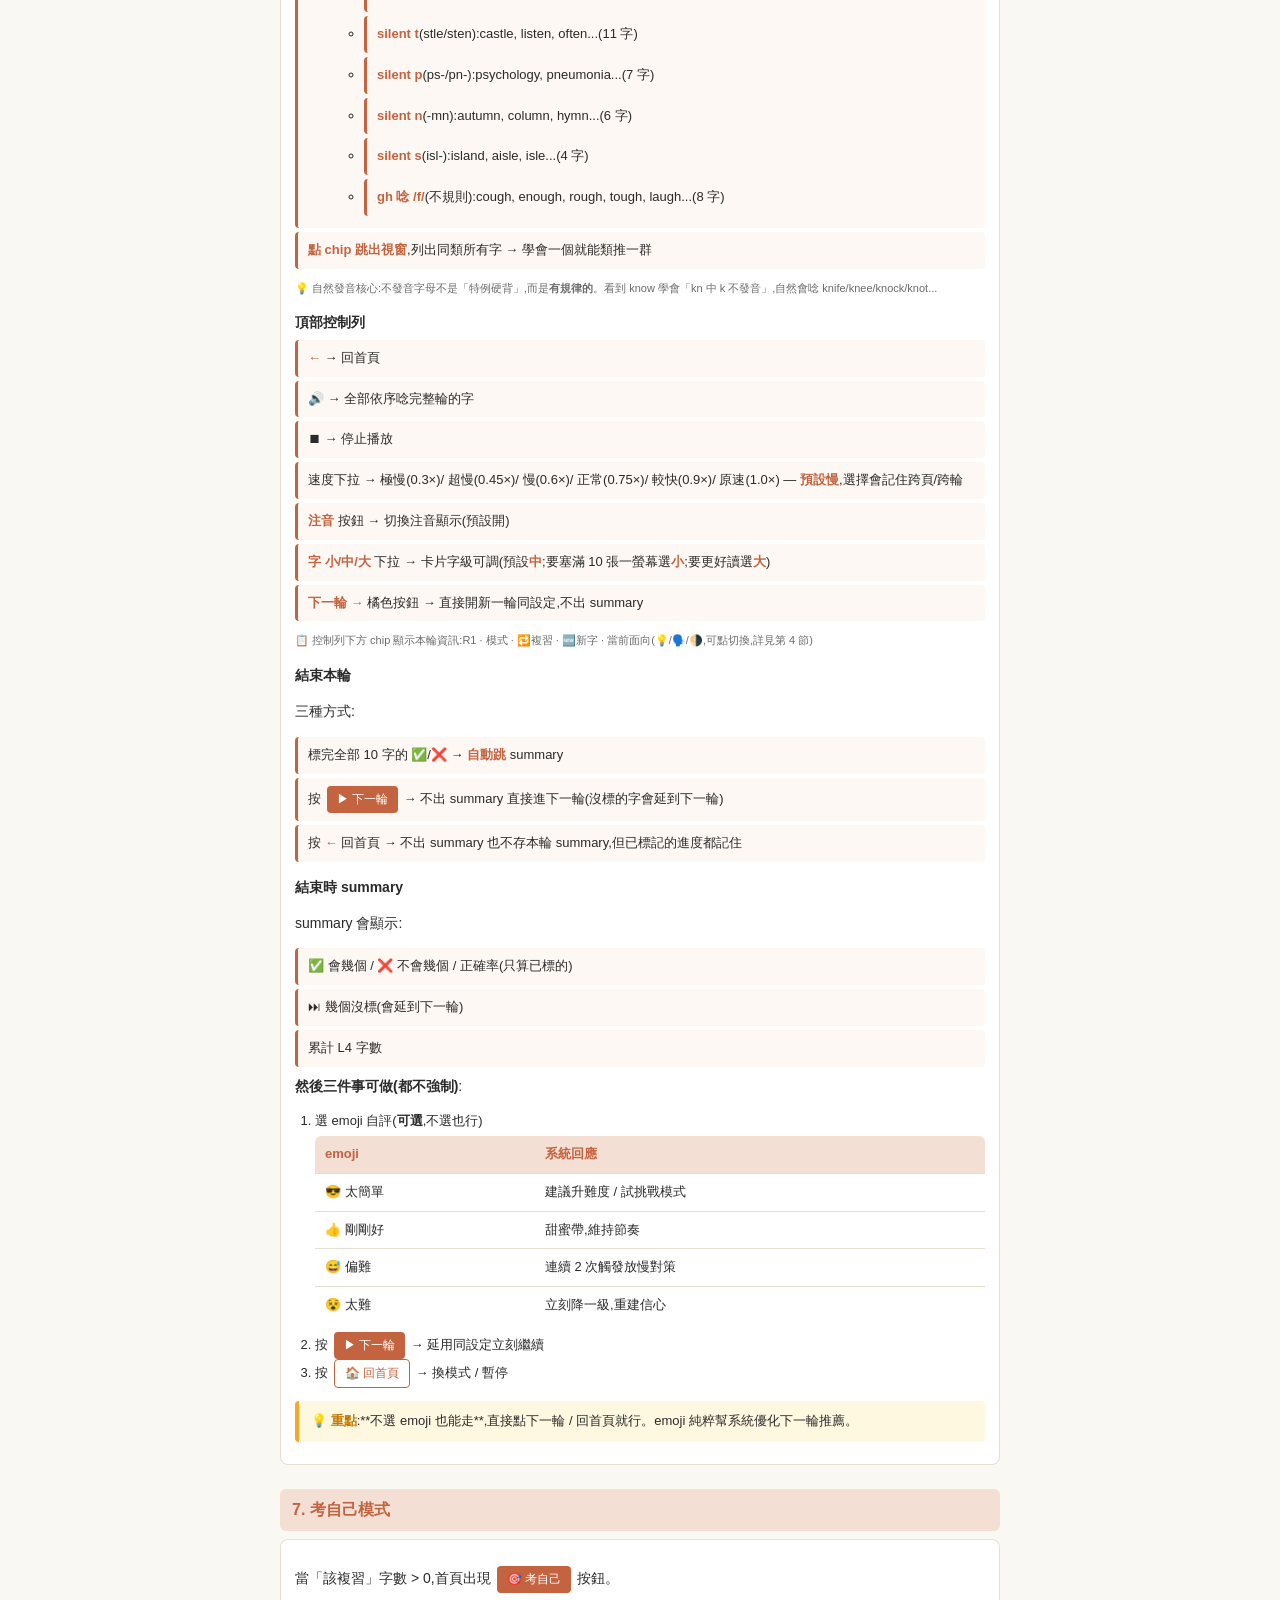
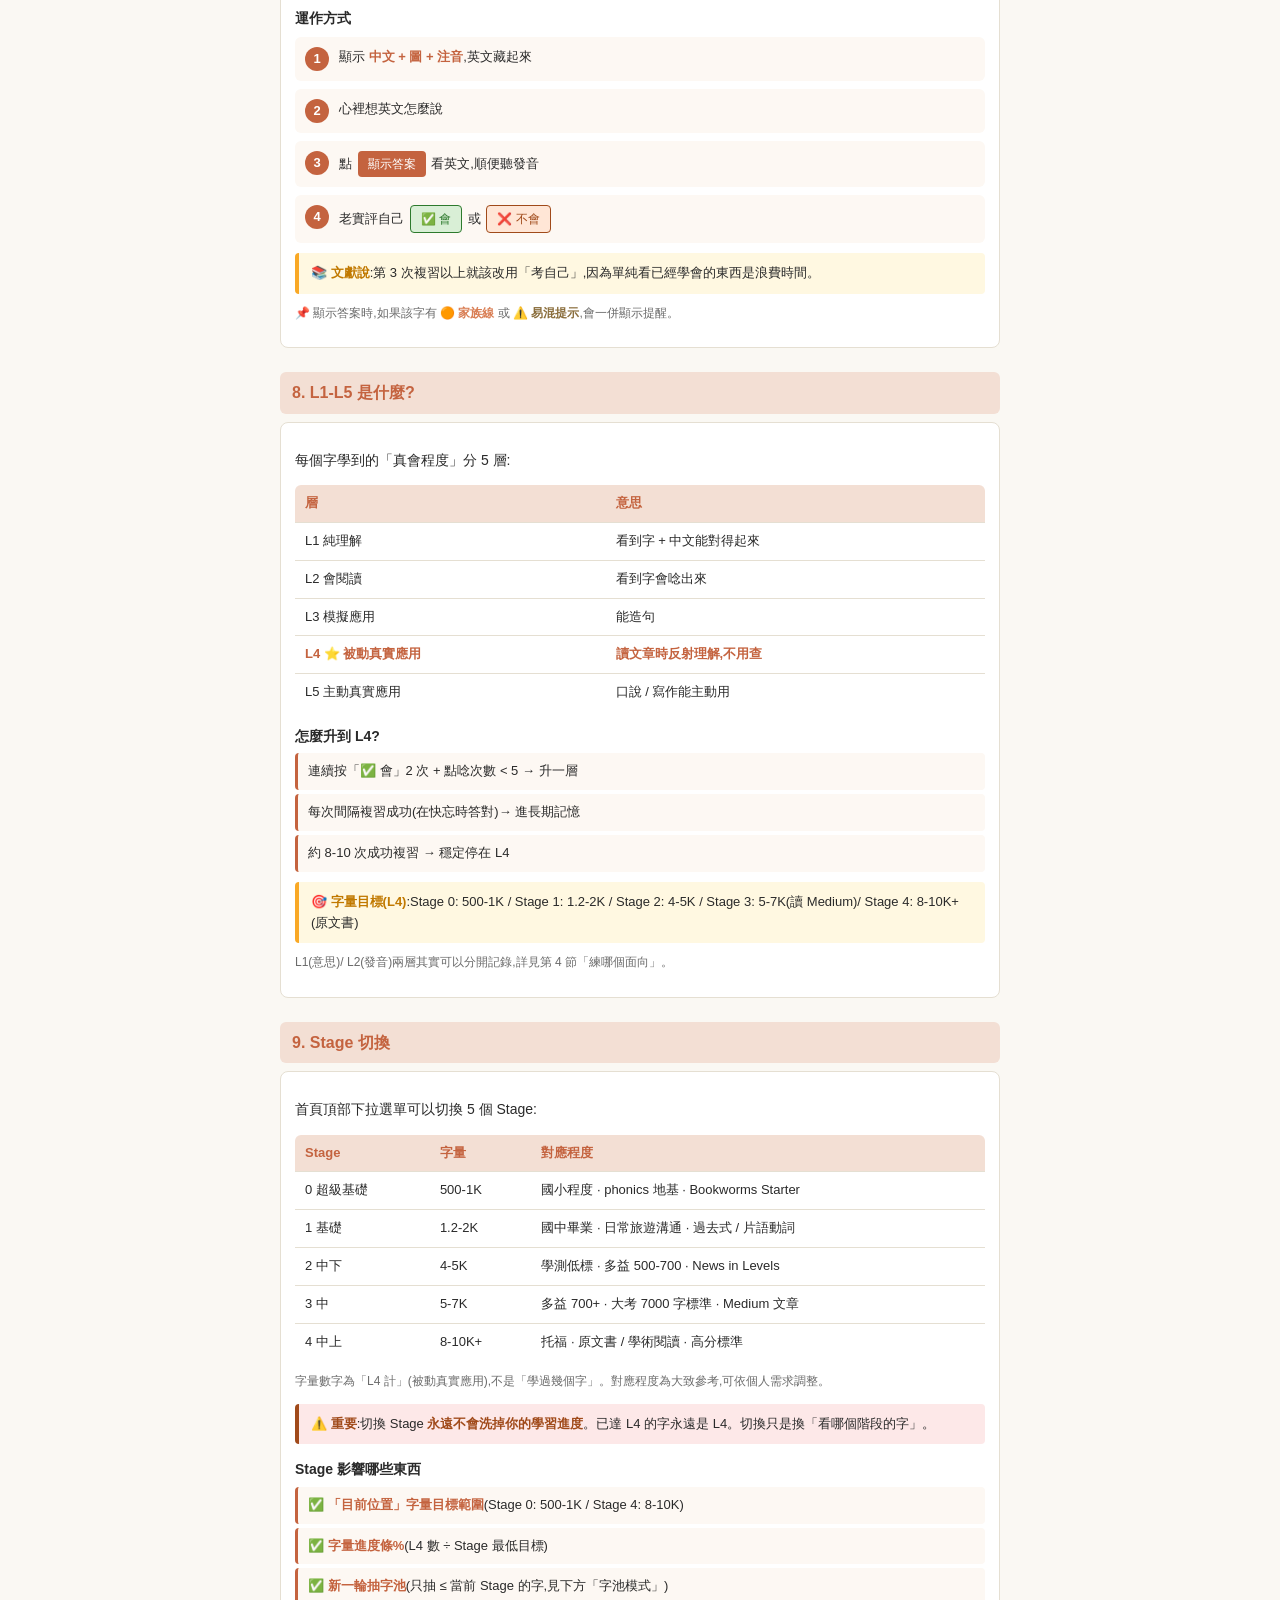
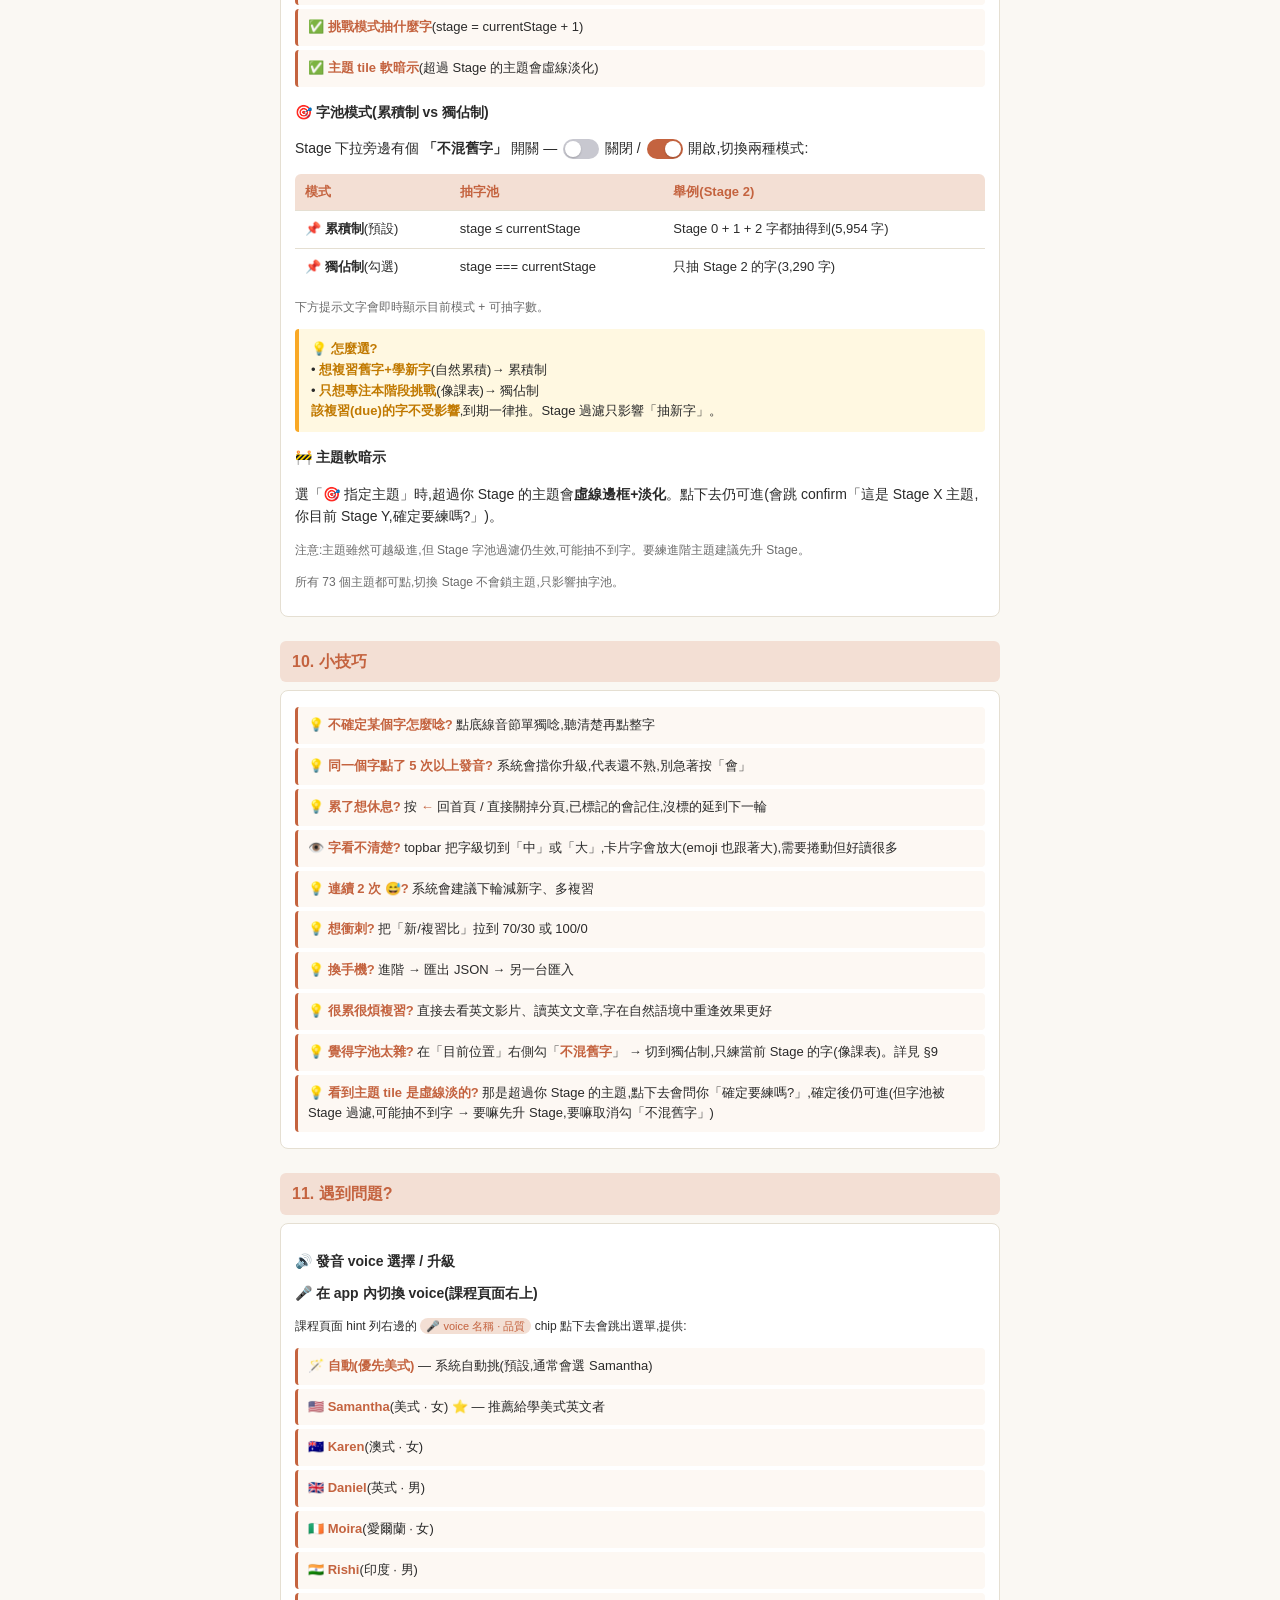
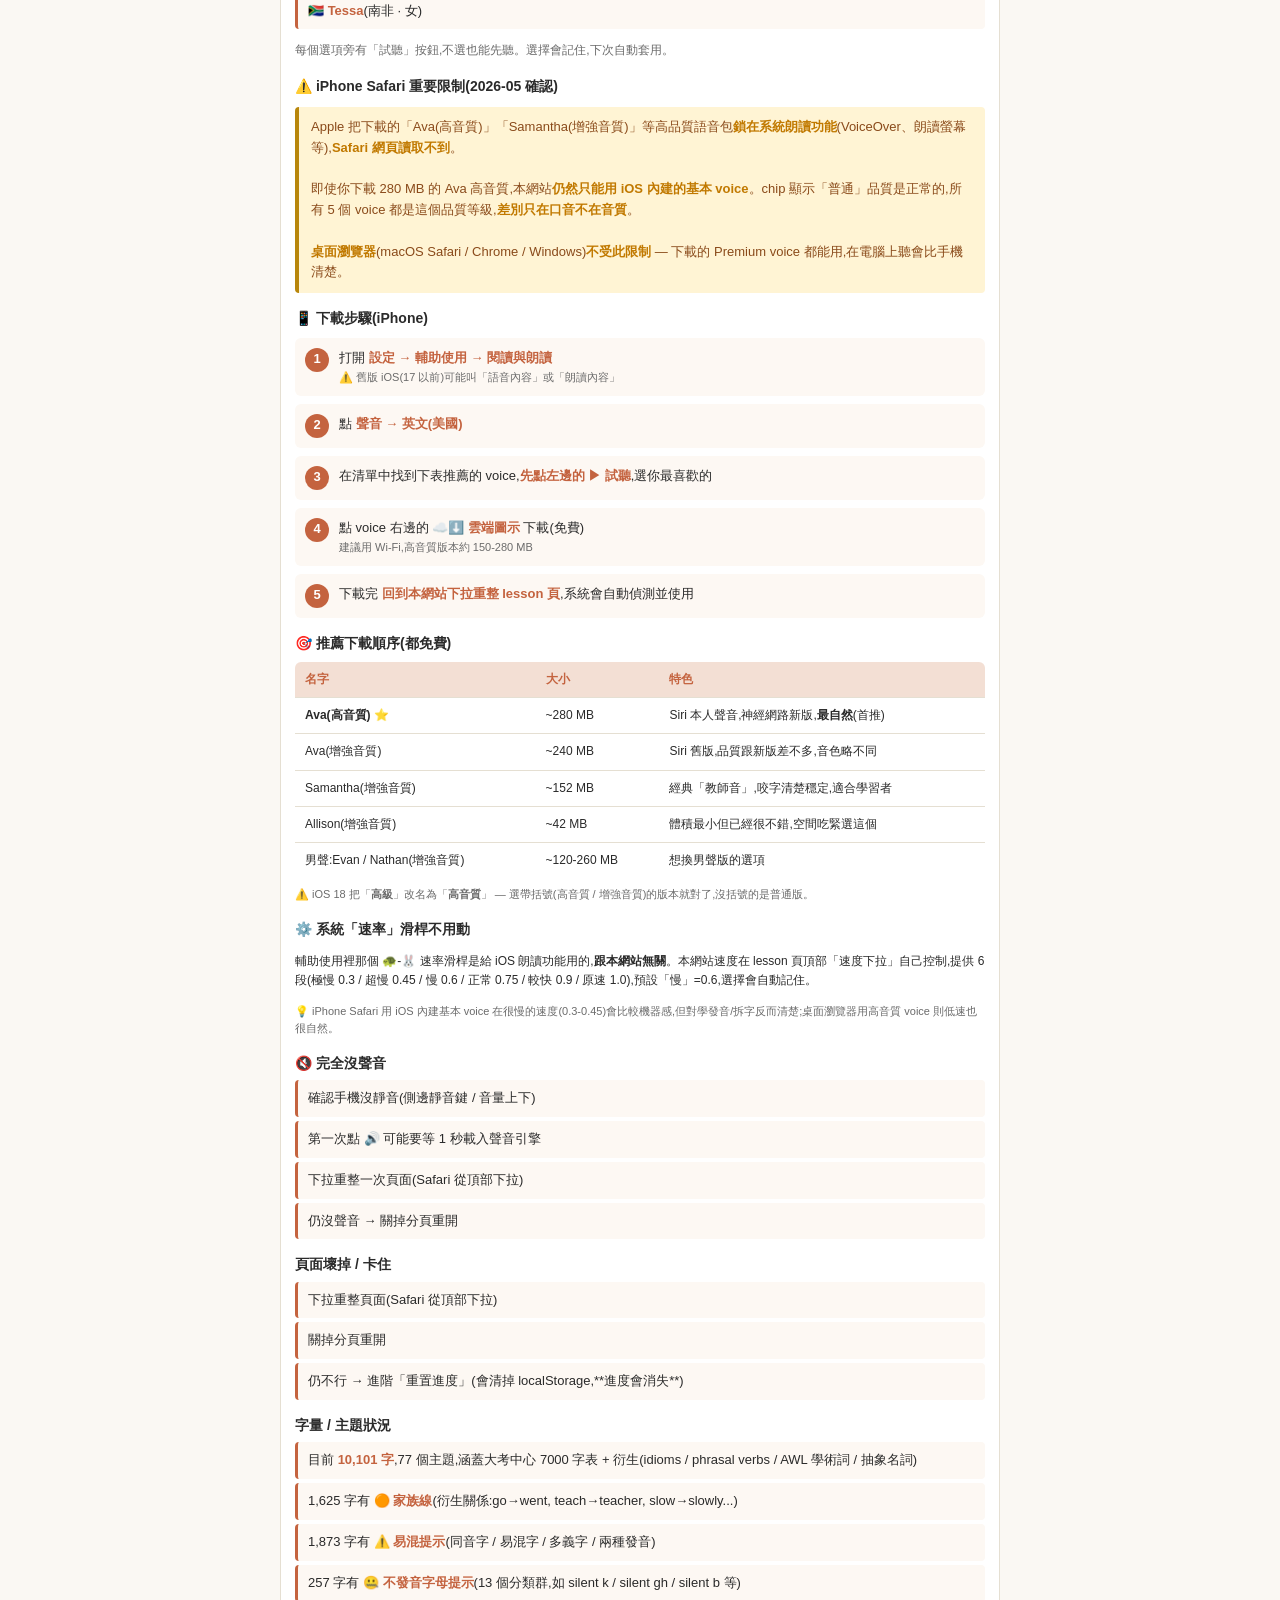
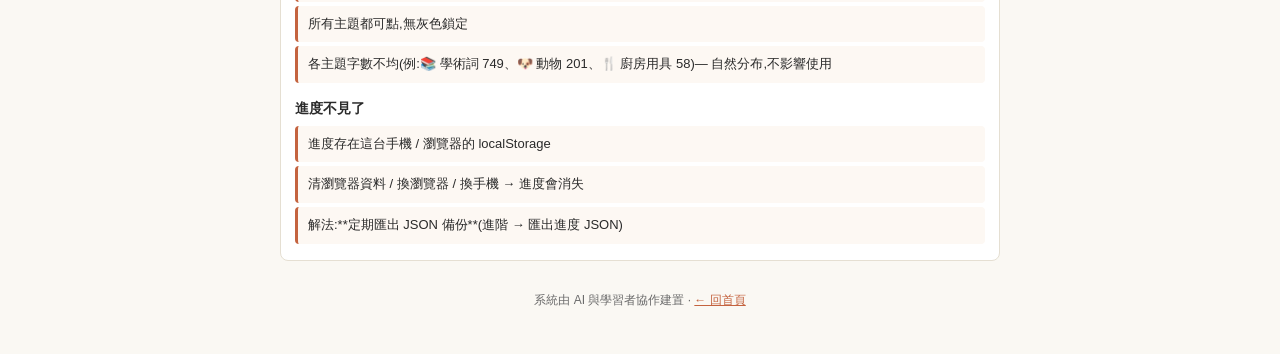
<file: help.html>
<!DOCTYPE html>
<html lang="zh-Hant">
<head>
<meta charset="UTF-8">
<meta name="viewport" content="width=device-width, initial-scale=1">
<title>使用說明 · English Lessons</title>
<style>
  :root {
    --bg: #faf8f3; --card: #fff; --ink: #2a2a2a; --muted: #6b6b6b;
    --accent: #c4633f; --accent-soft: #f3dfd4; --border: #e5dfd2;
    --good: #2d7a2d; --bad: #a04a1a;
  }
  * { box-sizing: border-box; }
  body {
    font-family: -apple-system, "Segoe UI", "Noto Sans TC", "Microsoft JhengHei", sans-serif;
    background: var(--bg); color: var(--ink);
    margin: 0; padding: 16px 14px 40px; line-height: 1.6; font-size: 14px;
  }
  .wrap { max-width: 720px; margin: 0 auto; }
  .topbar {
    display: flex; gap: 8px; align-items: center;
    padding: 8px 10px; margin-bottom: 14px;
    background: var(--card); border: 1px solid var(--border); border-radius: 8px;
  }
  .topbar a { color: var(--accent); text-decoration: none; font-size: 13px; font-weight: 600; }
  .topbar h1 { margin: 0; font-size: 18px; flex: 1; text-align: center; }

  h2 {
    font-size: 16px; margin: 24px 0 8px;
    padding: 8px 12px; background: var(--accent-soft);
    color: var(--accent); border-radius: 6px;
  }
  h3 { font-size: 14px; margin: 14px 0 6px; color: var(--ink); }

  .card {
    background: var(--card); border: 1px solid var(--border);
    border-radius: 8px; padding: 12px 14px; margin-bottom: 10px;
  }

  .step {
    display: flex; gap: 10px; margin: 8px 0;
    padding: 10px; background: #fdf8f3; border-radius: 6px;
  }
  .step .n {
    flex-shrink: 0; width: 24px; height: 24px;
    background: var(--accent); color: #fff;
    border-radius: 50%; display: flex; align-items: center; justify-content: center;
    font-weight: 700; font-size: 13px;
  }
  .step .body { flex: 1; font-size: 13px; line-height: 1.5; }
  .step b { color: var(--accent); }

  .demo {
    background: #fff; border: 2px dashed var(--accent);
    padding: 10px 12px; margin: 8px 0;
    border-radius: 6px; font-size: 13px;
  }
  .demo .label {
    font-size: 10px; color: var(--accent);
    text-transform: uppercase; letter-spacing: .05em;
    margin-bottom: 4px; font-weight: 700;
  }

  .feature-list { list-style: none; padding: 0; margin: 0; }
  .feature-list li {
    padding: 8px 10px; margin: 4px 0;
    background: #fdf8f3; border-left: 3px solid var(--accent);
    border-radius: 4px; font-size: 13px;
  }
  .feature-list b { color: var(--accent); }

  table {
    width: 100%; border-collapse: collapse;
    background: var(--card); border-radius: 6px; overflow: hidden;
    font-size: 13px; margin: 8px 0;
  }
  th, td { padding: 8px 10px; text-align: left; border-bottom: 1px solid var(--border); }
  th { background: var(--accent-soft); color: var(--accent); font-weight: 600; }
  tr:last-child td { border-bottom: none; }

  .tip {
    background: #fff8e1; border-left: 4px solid #f9a825;
    padding: 10px 12px; margin: 10px 0;
    border-radius: 4px; font-size: 13px;
  }
  .tip b { color: #c17900; }

  .warn {
    background: #fde8e8; border-left: 4px solid var(--bad);
    padding: 10px 12px; margin: 10px 0;
    border-radius: 4px; font-size: 13px;
  }
  .warn b { color: var(--bad); }

  .button-demo {
    display: inline-block; padding: 4px 10px;
    background: var(--accent); color: #fff;
    border-radius: 4px; font-size: 12px;
    margin: 0 2px;
  }
  .button-demo.outline {
    background: #fff; color: var(--accent);
    border: 1px solid var(--accent);
  }
  .button-demo.green { background: #d9efd6; color: var(--good); border: 1px solid var(--good); }
  .button-demo.red   { background: #ffe6d6; color: var(--bad);  border: 1px solid var(--bad);  }

  .toc {
    background: var(--card); border: 1px solid var(--border);
    border-radius: 8px; padding: 10px 14px; margin-bottom: 16px;
  }
  .toc h3 { margin: 0 0 6px; font-size: 12px; color: var(--muted); }
  .toc ol { margin: 0; padding-left: 20px; font-size: 13px; }
  .toc a { color: var(--ink); text-decoration: none; }
  .toc a:hover { color: var(--accent); }

  /* iOS toggle 示範樣式 */
  .demo-toggle {
    display: inline-block; position: relative;
    width: 36px; height: 20px; border-radius: 10px;
    vertical-align: middle; margin: 0 2px;
  }
  .demo-toggle.off { background: #c8c8d0; }
  .demo-toggle.on { background: var(--accent); }
  .demo-toggle::after {
    content: ""; position: absolute; top: 2px;
    width: 16px; height: 16px; background: #fff;
    border-radius: 50%; box-shadow: 0 1px 2px rgba(0,0,0,.2);
  }
  .demo-toggle.off::after { left: 2px; }
  .demo-toggle.on::after { left: 18px; }
  /* 回到頂部 浮動按鈕 */
  .back-to-top {
    position: fixed; bottom: 20px; left: 16px;
    width: 40px; height: 40px; border: none; border-radius: 50%;
    background: var(--accent); color: #fff; font-size: 20px;
    box-shadow: 0 2px 8px rgba(0,0,0,.2);
    cursor: pointer; z-index: 50;
    opacity: 0; pointer-events: none;
    transition: opacity .2s, transform .15s;
  }
  .back-to-top.show { opacity: .9; pointer-events: auto; }
  .back-to-top:active { transform: scale(0.92); }
</style>
</head>
<body>
<div class="wrap">
  <div class="topbar">
    <a href="index.html">← 首頁</a>
    <h1>📖 使用說明</h1>
  </div>

  <div class="toc">
    <h3>目錄</h3>
    <ol>
      <li><a href="#what">這是什麼?</a></li>
      <li><a href="#first">第一次使用</a></li>
      <li><a href="#dashboard">首頁(儀表板)</a></li>
      <li><a href="#dim">練哪個面向(意思 / 發音 / 兩者)</a></li>
      <li><a href="#modes">6 種學習模式</a></li>
      <li><a href="#lesson">課程頁面操作</a></li>
      <li><a href="#quiz">考自己模式</a></li>
      <li><a href="#l4">L1-L5 是什麼?</a></li>
      <li><a href="#stage">Stage 切換 · 字池模式(累積/獨佔)· 主題軟暗示</a></li>
      <li><a href="#tips">小技巧</a></li>
      <li><a href="#trouble">遇到問題?</a></li>
    </ol>
  </div>

  <!-- 1 -->
  <h2 id="what">1. 這是什麼?</h2>
  <div class="card">
    <p>這是專為「想看英文影片、讀原文文章」打造的<b style="color:var(--accent);">拆字唸 + 間隔複習</b>學習系統。</p>

    <h3>核心理念</h3>
    <ul class="feature-list">
      <li>📖 <b>L4 才算數</b>:不是「學過多少字」,是「真的會看懂多少字」</li>
      <li>🧩 <b>拆字唸</b>:看到陌生字會自己拆音節讀出來</li>
      <li>🔄 <b>間隔複習</b>:在快忘的時候複習(不是同一天念 100 遍)</li>
      <li>🎯 <b>80% 規則</b>:現有字沒到 80% L4 前,不狂加新字</li>
    </ul>

    <div class="tip">
      <b>📌 你的目標</b>:看英文影片、讀原文文章。L4 達到 5,000-7,000 字就能讀 Medium 文章了。
    </div>
  </div>

  <!-- 2 -->
  <h2 id="first">2. 第一次使用</h2>
  <div class="card">
    <div class="step">
      <div class="n">1</div>
      <div class="body">
        手機 / 平板開瀏覽器,網址:<br>
        <code style="background:#f3dfd4;padding:2px 6px;border-radius:3px;font-size:12px;">https://qingcaila.github.io/english-lessons/</code>
      </div>
    </div>
    <div class="step">
      <div class="n">2</div>
      <div class="body">
        建議<b>加入主畫面</b>:Safari 按分享 → 「加入主畫面」。之後桌面就有 app 圖示,點一下直接進。
      </div>
    </div>
    <div class="step">
      <div class="n">3</div>
      <div class="body">
        <b>選喜歡的發音 voice(可選)</b>
        <div style="font-size:12px;margin:4px 0;">進課程頁面後,hint 列右邊有 <span style="background:var(--accent-soft);color:var(--accent);padding:1px 5px;border-radius:6px;font-size:11px;">🎤 voice 名稱</span> chip,點下去選 5 種口音:🇺🇸 Samantha / 🇦🇺 Karen / 🇬🇧 Daniel / 🇮🇪 Moira / 🇮🇳 Rishi。每個都有「試聽」。</div>
        <div style="font-size:11px;color:var(--muted);">⚠️ iPhone Safari 無法用 iOS 設定下載的「Ava 高音質」等(Apple 限制),只能用內建 voice。差別在口音不在音質。詳見 <a href="#voice-setup" style="color:var(--accent);">§11 完整說明</a>。</div>
      </div>
    </div>
    <div class="step">
      <div class="n">4</div>
      <div class="body">
        進首頁,選一個<b>模式</b>(初學者建議「📊 按頻率排」)+ <b>10 字 + 30/70 比例</b> → 點「▶ 開始」。
      </div>
    </div>
  </div>

  <!-- 3 -->
  <h2 id="dashboard">3. 首頁(儀表板)</h2>
  <div class="card">
    <p>進入首頁會看到幾個區塊(由上而下):</p>

    <h3>頂部 — 標題 + 📖 使用說明</h3>
    <p>右上角的「📖 使用說明」橘色標籤就是你現在看的這頁,**找不到怎麼操作時隨時回來**。</p>

    <h3>📍 目前位置</h3>
    <p>Stage 下拉切換(<b>切換不會洗資料</b>)、字量進度條、L4 比例、該複習多少字。</p>
    <p style="font-size:12px;color:var(--muted);">右側 <span class="demo-toggle off"></span> <b>「不混舊字」</b> 開關切換字池(詳見第 9 節 Stage 切換)。下方會即時顯示目前可抽字數。</p>
    <p style="font-size:12px;color:var(--muted);">該複習 > 0 時下方會冒出兩顆橘色快捷:<span class="button-demo">📚 直接複習</span> / <span class="button-demo outline">🎯 考自己</span></p>
    <p style="font-size:12px;color:var(--muted);">「目前位置」卡片下方有 3 條 dim 進度條(💡 意思 L4 / 🗣️ 發音 L4 / 🌗 整體 L4)— 含義詳見第 4 節「練哪個面向」。</p>

    <h3>🚀 開新一輪</h3>
    <p>選模式 + 設定 → 「✨ 這輪在練哪個面向」三選一(💡 / 🗣️ / 🌗,詳見第 4 節)→ 點「▶ 開始」。詳見第 5 節。</p>

    <h3>📚 已上輪次</h3>
    <p><b>預設摺疊</b>,只顯示一行 summary(「已上輪次 · 共 X 輪 · 最近 RX 😎」),點開才看詳細。</p>
    <p style="font-size:12px;color:var(--muted);">詳細展開後顯示最近 10 筆:<code>R4 · 📊 按頻率 · 10 字 · 😎</code> 對應「第幾輪 / 模式 / 字數 / emoji 自評(可選)」。模式名已中文化(frequency → 📊 按頻率 等)。</p>

    <h3>🎨 主題進度</h3>
    <p>每個主題已學了多少字 / 該主題共有多少 / L4 多少。</p>
    <p style="font-size:12px;color:var(--muted);">按 11 個 category 分組(<b>程度與檢定(最上)</b> / 日常生活 / 動作與情緒 / 人物與職業 / 娛樂與興趣 / 社會與生活 / 健康與身體 / 科技與媒體 / 商業與經濟 / 學術與抽象 / 特別),沒進度的群組預設摺疊,點 summary 展開。共 77 個主題(含 5 個 exam-* 透過 tags 路徑)。</p>
    <p style="font-size:12px;color:var(--muted);"><b>📝 程度與檢定</b> 群組(最上方)有 6 個 tile,每個用 <code>tags</code> 機制命中對應字:</p>
    <ul style="font-size:11px;color:var(--muted);margin:4px 0 0 16px;padding:0;line-height:1.6;">
      <li><b>預設(累積式)</b>:📘 630 · 📗 2,664 · 🏫 5,954 · 📚 9,336 · 🎓 10,101 · 🎓 學術詞 749</li>
      <li><b>勾「不混舊字」</b>:📘 630 · 📗 2,034 · 🏫 3,290 · 📚 3,382 · 🎓 765</li>
      <li>同一 Stage 切換 + tile,獨佔/累積跟 Stage 下拉是同一套機制</li>
    </ul>

    <h3>⚙️ 進階</h3>
    <p>匯出 / 匯入 / 重置進度(換手機用得到)。</p>

    <h3>📊 L1-L5 解釋</h3>
    <p>首頁最底,看不懂層級時往下滑。</p>
  </div>

  <!-- 4 -->
  <h2 id="dim">4. 練哪個面向(意思 / 發音 / 兩者)</h2>
  <div class="card">
    <p>標 <span class="button-demo">✅ 會</span> 的時候,你其實在記兩件事:</p>
    <ul class="feature-list">
      <li>💡 <b>懂意思</b> — 看到字立刻反射出中文 / 畫面</li>
      <li>🗣️ <b>會唸</b> — 看到字能拆音節讀出來</li>
    </ul>
    <p style="font-size:12px;color:var(--muted);">(對應 L1 純理解 / L2 會閱讀,五層金字塔詳見第 8 節)</p>
    <p>這兩件事其實是不同能力,可以分開記錄、各自走自己的間隔複習。首頁開新一輪那塊有「✨ 這輪在練哪個面向」三個按鈕:</p>
    <table>
      <tr><th>選項</th><th>按 ✅ 代表</th><th>適合什麼時候用</th></tr>
      <tr><td>💡 <b>意思</b></td><td>我懂這個字的意思(會不會唸不管)</td><td>核心目標,專心看文章 / 影片時用</td></tr>
      <tr><td>🗣️ <b>發音</b></td><td>我會唸這個字(懂不懂意思不管)</td><td>練 phonics、唸繞口令時用</td></tr>
      <tr><td>🌗 <b>兩者</b>(預設)</td><td>我又會唸又懂意思</td><td>初學、不想分得這麼細時用</td></tr>
    </table>

    <h3>怎麼用?</h3>
    <div class="step">
      <div class="n">1</div>
      <div class="body">首頁「✨ 這輪在練哪個面向」點一個(💡 / 🗣️ / 🌗)。<b>選擇會被記住</b>,下次進來預設還是這個。</div>
    </div>
    <div class="step">
      <div class="n">2</div>
      <div class="body">點 ▶ 開始 → 進課程頁。lesson-info 那條會顯示當前面向(小綠 chip),想中途切還是可以直接點下拉換。</div>
    </div>
    <div class="step">
      <div class="n">3</div>
      <div class="body">按 ✅ / ❌ 寫進對應的維度紀錄。不同維度有各自的間隔複習隊列,互不干擾。</div>
    </div>

    <h3>首頁進度條看哪個?</h3>
    <p>「目前位置」卡片裡有 3 條進度條,每條都是「該維度 L4 字數 / Stage 目標」:</p>
    <ul class="feature-list">
      <li>💡 <b>意思 L4</b> ← 你 input-focused 路徑的<b>真正目標</b>,看影片讀文章靠這個</li>
      <li>🗣️ <b>發音 L4</b> ← phonics 進展指標,bonus</li>
      <li>🌗 <b>整體 L4</b> ← 用「兩者」模式累積的混合紀錄(包含你切到 dim 系統之前的資料)</li>
    </ul>
    <p style="font-size:12px;color:var(--muted);">每條進度條後面如果有 🔁N,代表該維度有 N 個字到期該複習。</p>

    <div class="tip">
      <b>💡 建議節奏</b><br>
      • <b>初學階段</b>:就用 🌗 兩者(預設),不用分得太細<br>
      • <b>慢慢進階</b>:大部分輪用 💡 意思(專心練看懂)、偶爾穿插 🗣️ 發音(練拆字唸)<br>
      • <b>遇到難字</b>:可能你懂意思但唸不出來,反之亦然 — 這時 dim 切到對應面向再標,資料才精準
    </div>

    <div class="warn">
      <b>⚠️ 兩件事</b><br>
      1. 切換面向<b>不會洗掉任何資料</b>,只是換「這次標的會記到哪條」。<br>
      2. 既有舊資料都算在 🌗 整體 那條,意思 / 發音兩條從新功能上線後從 0 開始累積 — 這是設計上的選擇,不是 bug。
    </div>
  </div>

  <!-- 5 -->
  <h2 id="modes">5. 6 種學習模式</h2>
  <div class="card">
    <table>
      <tr><th>模式</th><th>適合</th><th>受 Stage 過濾?</th></tr>
      <tr><td>📊 <b>按頻率排</b></td><td>最實用先學,新手預設</td><td>✅ 受</td></tr>
      <tr><td>🎲 <b>隨機</b></td><td>想換口味、避免無聊</td><td>✅ 受</td></tr>
      <tr><td>🎯 <b>指定主題</b></td><td>想學特定領域(動物 / 食物 / 旅行...)</td><td>✅ 受(主題內仍按 Stage 過濾)</td></tr>
      <tr><td>🔄 <b>混合</b></td><td>主題字 + 隨機字混打</td><td>✅ 受</td></tr>
      <tr><td>📚 <b>純複習</b></td><td>累、想鞏固,不學新</td><td>❌ 不受(到期字一律推)</td></tr>
      <tr><td>🌟 <b>挑戰</b></td><td>偷看下一階段字</td><td>🔁 反向:只抽 Stage+1</td></tr>
    </table>
    <p style="font-size:12px;color:var(--muted);">「受 Stage 過濾」= 新一輪抽字池只看 ≤ 當前 Stage(預設累積制)或 = 當前 Stage(勾「不混舊字」獨佔制)。詳見第 9 節。</p>

    <h3>設定參數</h3>
    <table>
      <tr><th>項目</th><th>說明</th></tr>
      <tr><td>字數</td><td>10 / 20 / 30 / 40 / 50 / 60 / 70 / 80 / 90 / 100(預設 10)</td></tr>
      <tr><td>新/複習比</td><td>0/100(全複習)到 100/0(全新)。預設 30/70 — 30% 新字 70% 複習</td></tr>
      <tr><td>記住模式</td><td>下次自動延用</td></tr>
    </table>

    <div class="tip">
      <b>💡 建議流程</b>:前 3-5 輪用「📊 頻率排 + 30/70」累積基礎。之後想學興趣領域切「🎯 主題」。累了切「📚 純複習」鞏固。
    </div>

    <h3>📚 大考7000 怎麼用(考試導向)</h3>
    <p>若想針對大考中心 7000 字表練習(對應雅思 / 多益 / 學測背景字):</p>
    <div class="step">
      <div class="n">1</div>
      <div class="body">首頁 → 模式選 <b>🎯 指定主題</b></div>
    </div>
    <div class="step">
      <div class="n">2</div>
      <div class="body">主題格<b>最上方</b> <b>📝 程度與檢定</b> 群組 → 點 <span class="button-demo">📚 大考7000</span>(或其他 5 個檢定 tile)</div>
    </div>
    <div class="step">
      <div class="n">3</div>
      <div class="body">設字數+比例 → <span class="button-demo">▶ 開始</span></div>
    </div>

    <p style="margin-top:8px;">系統會從 <b>6,712</b> 個 7000 字裡按 SRS 排程(新字 + 該複習的字)抽出來練。</p>

    <h4 style="margin:10px 0 4px;color:var(--accent);font-size:13px;">三種選法的關係</h4>
    <p>同一個字可以同時被三種方式找到:</p>
    <table>
      <tr><th>選法</th><th>抽到什麼</th><th>適合</th></tr>
      <tr><td>📝 程度與檢定 tile</td><td>對應考試標準的字(7000 / AWL / 國小 / 國中)</td><td>有考試目標</td></tr>
      <tr><td>🎯 語意主題 tile(動物 / 食物 等)</td><td>按字義分類的字</td><td>有興趣領域</td></tr>
      <tr><td>📊 按頻率排</td><td>所有字按頻率高低排</td><td>新手 / 沒特定目標</td></tr>
    </table>
    <p style="font-size:12px;color:var(--muted);">例:單字「cat」會同時出現在 🐶 動物 / 📘 國小 / 📚 大考7000 / 🏫 學測中。選哪個 tile 都會抽到。</p>
    <div class="tip" style="margin-top:8px;">
      <b>💡 各 tile 字數對照(累積式預設)</b>:📘 630 / 📗 2,664 / 🏫 5,954 / 📚 9,336 / 🎓 10,101 / 🎓 學術詞 749
    </div>
  </div>

  <!-- 6 -->
  <h2 id="lesson">6. 課程頁面操作</h2>
  <div class="card">
    <p>開始一輪後會看到 10 張卡片。每張卡片包含:</p>

    <div class="demo">
      <div class="label">範例卡片(編號+圖示堆疊在左,單字佔中間)</div>
      <div style="display:grid;grid-template-columns:30px 1fr auto auto;grid-template-rows:auto auto;column-gap:6px;margin:6px 0;align-items:center;">
        <span style="grid-row:1;grid-column:1;background:var(--accent-soft);color:var(--accent);padding:1px 5px;border-radius:3px;font-size:11px;justify-self:start;">1</span>
        <span style="grid-row:1;grid-column:2;font-weight:600;font-size:16px;">h<span style="border-bottom:2px solid var(--accent);">ome</span> <span style="color:var(--muted);font-size:11px;font-weight:normal;">ㄏㄡㄇ</span></span>
        <span style="grid-row:1;grid-column:3;color:var(--muted);font-size:12px;display:flex;flex-direction:column;align-items:flex-end;">
          <span>家</span>
          <span style="background:#ffe5e5;color:#c00;padding:0 4px;border-radius:3px;font-size:9px;font-weight:700;margin-top:1px;">NEW</span>
        </span>
        <span style="grid-row:1 / span 2;grid-column:4;display:flex;flex-direction:column;gap:2px;">
          <span class="button-demo green" style="font-size:11px;padding:2px 5px;">✅</span>
          <span class="button-demo red" style="font-size:11px;padding:2px 5px;">❌</span>
        </span>
        <span style="grid-row:2;grid-column:1;font-size:16px;">🏠</span>
        <span style="grid-row:2;grid-column:2;color:var(--muted);font-size:10px;">h + ome (silent-e o-e)</span>
      </div>
    </div>

    <h3>互動方式</h3>
    <ul class="feature-list">
      <li>🔊 <b>點卡片任何地方</b> → 唸整個英文字</li>
      <li>📏 <b>點英文下面的底線音節</b> → 只唸該音節(例 "ome" 部分)</li>
      <li>✅ <b>會</b> → 字下次出現時間延後(間隔×2)</li>
      <li>❌ <b>不會</b> → 字下次很快又出現(間隔÷2)</li>
      <li>🆕 <b>NEW 紅標</b> → 還沒互動過,點任一處消失</li>
      <li>🔊 ×3 → 顯示你點了幾次(點太多次=還不熟)</li>
    </ul>

    <h3>💡 學習提示(卡片下方橘色文字)</h3>
    <p>多數卡片在拆字下方會多顯示一行 <b style="color:var(--accent);">💡 學習提示</b>,內容分兩種:</p>
    <ul class="feature-list">
      <li><b>不規則字</b>(約 224 條) — 手動補的自然描述
        <div style="font-size:11px;color:var(--muted);margin-top:2px;">例:<code>eight</code> → 💡 eigh 整塊唸 ㄟ,gh 不發音 / <code>two</code> → 💡 w 不發音,唸 ㄊㄨ</div>
      </li>
      <li><b>規則字</b>(約 8,171 條) — 系統依 phonics 自動生成
        <div style="font-size:11px;color:var(--muted);margin-top:2px;">例:<code>bedtime</code> → 💡 bed:子音+短母音+子音;time:末 e 不發音,母音唸長音</div>
      </li>
      <li>共約 <b>8,395 條</b>卡片有 💡(片語/idioms 等無 phonics 規則的字不顯示)</li>
    </ul>
    <p style="font-size:12px;color:var(--muted);">提示是<b>自然發音(phonics)教學</b>:看到字就能拆音節唸出來。教學內容會用大白話解釋 CVC、silent-e、母音團、子音群、雙字母、R 控制、開音節 等規則。</p>
    <div class="tip">
      <b>💡 學完規則後</b>:看到新字也能自己拆音節唸出來,不用每個字都查字典。這是自然發音的核心目標。
    </div>

    <h3>🟠 家族線(卡片底部淡橘色 chip)</h3>
    <p>看到 <span style="background:#fef0e6;color:#d97e54;padding:2px 6px;border-radius:3px;font-size:12px;">go <b style="margin:0 3px;">→</b> went <span style="color:var(--muted);font-size:11px;margin-left:4px;">已經做過的版本(過去式)</span></span> 這條淡橘色提示,就是「家族線」。</p>
    <ul class="feature-list">
      <li><b>顯示時機</b>:這個字是另一個字的衍生 / 變形(過去式、複數、+er/+ing/+ly 等)</li>
      <li><b>箭頭左邊</b> 是原形字(可點唸發音)</li>
      <li><b>後面文字</b> 用大白話解釋變化規則,文法名詞當備註</li>
      <li>目前覆蓋 <b>1,625 字</b>(占 16.1%)</li>
    </ul>
    <p style="font-size:11px;color:var(--muted);">例:<code>went</code> → go → went · 已經做過的版本(過去式)<br>
    <code>swimming</code> → swim → swimming · 正在游的版本(進行式,雙 m)<br>
    <code>teacher</code> → teach → teacher · 做這件事的人(教書的人)<br>
    <code>slowly</code> → slow → slowly · 副詞版本(+ly)</p>

    <h3>⚠️ 易混提示(卡片底部淡黃色 chip)</h3>
    <p>看到 <span style="background:#fcf3d4;color:#8a6d3b;padding:2px 6px;border-radius:3px;font-size:12px;border-left:2px solid #d4a72c;">⚠️ 同音字:there 在那裡 / their 他們的 / they're 他們是</span> 這條淡黃色警示,就是「同音/易混字提示」。</p>
    <ul class="feature-list">
      <li><b>同音字</b>:there/their/they're, to/too/two, see/sea, hear/here...</li>
      <li><b>易混字</b>:lose/loose, then/than, its/it's, your/you're, weather/whether...</li>
      <li>目前覆蓋 <b>365 字</b>常見陷阱組合</li>
    </ul>
    <p style="font-size:11px;color:var(--muted);">看到這條就停一秒記一下差別,讀文章時最常踩雷的就是這幾組。</p>

    <h3>🤐 不發音字母提示(卡片底部淡紫色 chip)</h3>
    <p>看到 <span style="background:#ece4f7;color:#6b4ba8;padding:2px 6px;border-radius:3px;font-size:12px;border-left:2px solid #8b6cc7;">🤐 silent k (kn-) · 共 20 字</span> 這條淡紫色 chip,代表這個字有「不發音的字母」。</p>
    <ul class="feature-list">
      <li>13 個分類群,覆蓋 <b>257 字</b>:
        <ul style="margin:2px 0 4px 16px;font-size:12px;line-height:1.6;">
          <li><b>silent k</b>(kn-):knife, know, knee, knock, knot...(20 字)</li>
          <li><b>silent w</b>(wr-):write, wrong, wrist, wrap...(21 字)</li>
          <li><b>silent gh</b>(igh/eigh/ough/aught):right, eight, bought, thought...(121 字 最大群)</li>
          <li><b>silent b</b>(-mb):lamb, climb, thumb, comb...(12 字)</li>
          <li><b>silent b</b>(bt):debt, doubt, subtle...(4 字)</li>
          <li><b>silent l</b>:walk, calm, half, folk...(16 字)</li>
          <li><b>silent h</b>:hour, honest, herb, ghost...(15 字)</li>
          <li><b>silent g</b>(gn):sign, foreign, gnaw...(12 字)</li>
          <li><b>silent t</b>(stle/sten):castle, listen, often...(11 字)</li>
          <li><b>silent p</b>(ps-/pn-):psychology, pneumonia...(7 字)</li>
          <li><b>silent n</b>(-mn):autumn, column, hymn...(6 字)</li>
          <li><b>silent s</b>(isl-):island, aisle, isle...(4 字)</li>
          <li><b>gh 唸 /f/</b>(不規則):cough, enough, rough, tough, laugh...(8 字)</li>
        </ul>
      </li>
      <li><b>點 chip 跳出視窗</b>,列出同類所有字 → 學會一個就能類推一群</li>
    </ul>
    <p style="font-size:11px;color:var(--muted);">💡 自然發音核心:不發音字母不是「特例硬背」,而是<b>有規律的</b>。看到 know 學會「kn 中 k 不發音」,自然會唸 knife/knee/knock/knot...</p>

    <h3>頂部控制列</h3>
    <ul class="feature-list">
      <li><b>←</b> → 回首頁</li>
      <li>🔊 → 全部依序唸完整輪的字</li>
      <li>⏹ → 停止播放</li>
      <li>速度下拉 → 極慢(0.3×)/ 超慢(0.45×)/ 慢(0.6×)/ 正常(0.75×)/ 較快(0.9×)/ 原速(1.0×) — <b>預設慢</b>,選擇會記住跨頁/跨輪</li>
      <li><b>注音</b> 按鈕 → 切換注音顯示(預設開)</li>
      <li><b>字 小/中/大</b> 下拉 → 卡片字級可調(預設<b>中</b>;要塞滿 10 張一螢幕選<b>小</b>;要更好讀選<b>大</b>)</li>
      <li><b>下一輪 →</b> 橘色按鈕 → 直接開新一輪同設定,不出 summary</li>
    </ul>
    <p style="font-size:11px;color:var(--muted);">📋 控制列下方 chip 顯示本輪資訊:R1 · 模式 · 🔁複習 · 🆕新字 · 當前面向(💡/🗣️/🌗,可點切換,詳見第 4 節)</p>

    <h3>結束本輪</h3>
    <p>三種方式:</p>
    <ul class="feature-list">
      <li>標完全部 10 字的 ✅/❌ → <b>自動跳</b> summary</li>
      <li>按 <span class="button-demo">▶ 下一輪</span> → 不出 summary 直接進下一輪(沒標的字會延到下一輪)</li>
      <li>按 <b>←</b> 回首頁 → 不出 summary 也不存本輪 summary,但已標記的進度都記住</li>
    </ul>

    <h3>結束時 summary</h3>
    <p>summary 會顯示:</p>
    <ul class="feature-list">
      <li>✅ 會幾個 / ❌ 不會幾個 / 正確率(只算已標的)</li>
      <li>⏭ 幾個沒標(會延到下一輪)</li>
      <li>累計 L4 字數</li>
    </ul>
    <p style="margin-top:8px;"><b>然後三件事可做(都不強制)</b>:</p>
    <ol style="font-size:13px;line-height:1.6;padding-left:20px;">
      <li>選 emoji 自評(<b>可選</b>,不選也行)
        <table style="margin-top:4px;">
          <tr><th>emoji</th><th>系統回應</th></tr>
          <tr><td>😎 太簡單</td><td>建議升難度 / 試挑戰模式</td></tr>
          <tr><td>👍 剛剛好</td><td>甜蜜帶,維持節奏</td></tr>
          <tr><td>😅 偏難</td><td>連續 2 次觸發放慢對策</td></tr>
          <tr><td>😵 太難</td><td>立刻降一級,重建信心</td></tr>
        </table>
      </li>
      <li>按 <span class="button-demo">▶ 下一輪</span> → 延用同設定立刻繼續</li>
      <li>按 <span class="button-demo outline">🏠 回首頁</span> → 換模式 / 暫停</li>
    </ol>
    <div class="tip" style="margin-top:10px;">
      <b>💡 重點</b>:**不選 emoji 也能走**,直接點下一輪 / 回首頁就行。emoji 純粹幫系統優化下一輪推薦。
    </div>
  </div>

  <!-- 7 -->
  <h2 id="quiz">7. 考自己模式</h2>
  <div class="card">
    <p>當「該複習」字數 > 0,首頁出現 <span class="button-demo">🎯 考自己</span> 按鈕。</p>

    <h3>運作方式</h3>
    <div class="step">
      <div class="n">1</div>
      <div class="body">顯示 <b>中文 + 圖 + 注音</b>,英文藏起來</div>
    </div>
    <div class="step">
      <div class="n">2</div>
      <div class="body">心裡想英文怎麼說</div>
    </div>
    <div class="step">
      <div class="n">3</div>
      <div class="body">點 <span class="button-demo">顯示答案</span> 看英文,順便聽發音</div>
    </div>
    <div class="step">
      <div class="n">4</div>
      <div class="body">老實評自己 <span class="button-demo green">✅ 會</span> 或 <span class="button-demo red">❌ 不會</span></div>
    </div>

    <div class="tip">
      <b>📚 文獻說</b>:第 3 次複習以上就該改用「考自己」,因為單純看已經學會的東西是浪費時間。
    </div>

    <p style="font-size:12px;color:var(--muted);margin-top:8px;">📌 顯示答案時,如果該字有 <b style="color:#d97e54;">🟠 家族線</b> 或 <b style="color:#8a6d3b;">⚠️ 易混提示</b>,會一併顯示提醒。</p>
  </div>

  <!-- 8 -->
  <h2 id="l4">8. L1-L5 是什麼?</h2>
  <div class="card">
    <p>每個字學到的「真會程度」分 5 層:</p>
    <table>
      <tr><th>層</th><th>意思</th></tr>
      <tr><td>L1 純理解</td><td>看到字 + 中文能對得起來</td></tr>
      <tr><td>L2 會閱讀</td><td>看到字會唸出來</td></tr>
      <tr><td>L3 模擬應用</td><td>能造句</td></tr>
      <tr><td><b style="color:var(--accent);">L4 ⭐ 被動真實應用</b></td><td><b style="color:var(--accent);">讀文章時反射理解,不用查</b></td></tr>
      <tr><td>L5 主動真實應用</td><td>口說 / 寫作能主動用</td></tr>
    </table>

    <h3>怎麼升到 L4?</h3>
    <ul class="feature-list">
      <li>連續按「✅ 會」2 次 + 點唸次數 &lt; 5 → 升一層</li>
      <li>每次間隔複習成功(在快忘時答對)→ 進長期記憶</li>
      <li>約 8-10 次成功複習 → 穩定停在 L4</li>
    </ul>

    <div class="tip">
      <b>🎯 字量目標(L4)</b>:Stage 0: 500-1K / Stage 1: 1.2-2K / Stage 2: 4-5K / Stage 3: 5-7K(讀 Medium)/ Stage 4: 8-10K+(原文書)
    </div>
    <p style="font-size:12px;color:var(--muted);margin-top:8px;">L1(意思)/ L2(發音)兩層其實可以分開記錄,詳見第 4 節「練哪個面向」。</p>
  </div>

  <!-- 9 -->
  <h2 id="stage">9. Stage 切換</h2>
  <div class="card">
    <p>首頁頂部下拉選單可以切換 5 個 Stage:</p>
    <table>
      <tr><th>Stage</th><th>字量</th><th>對應程度</th></tr>
      <tr><td>0 超級基礎</td><td>500-1K</td><td>國小程度 · phonics 地基 · Bookworms Starter</td></tr>
      <tr><td>1 基礎</td><td>1.2-2K</td><td>國中畢業 · 日常旅遊溝通 · 過去式 / 片語動詞</td></tr>
      <tr><td>2 中下</td><td>4-5K</td><td>學測低標 · 多益 500-700 · News in Levels</td></tr>
      <tr><td>3 中</td><td>5-7K</td><td>多益 700+ · 大考 7000 字標準 · Medium 文章</td></tr>
      <tr><td>4 中上</td><td>8-10K+</td><td>托福 · 原文書 / 學術閱讀 · 高分標準</td></tr>
    </table>
    <p style="font-size:12px;color:var(--muted);">字量數字為「L4 計」(被動真實應用),不是「學過幾個字」。對應程度為大致參考,可依個人需求調整。</p>

    <div class="warn">
      <b>⚠️ 重要</b>:切換 Stage <b>永遠不會洗掉你的學習進度</b>。已達 L4 的字永遠是 L4。切換只是換「看哪個階段的字」。
    </div>

    <h3>Stage 影響哪些東西</h3>
    <ul class="feature-list">
      <li>✅ <b>「目前位置」字量目標範圍</b>(Stage 0: 500-1K / Stage 4: 8-10K)</li>
      <li>✅ <b>字量進度條%</b>(L4 數 ÷ Stage 最低目標)</li>
      <li>✅ <b>新一輪抽字池</b>(只抽 ≤ 當前 Stage 的字,見下方「字池模式」)</li>
      <li>✅ <b>挑戰模式抽什麼字</b>(stage = currentStage + 1)</li>
      <li>✅ <b>主題 tile 軟暗示</b>(超過 Stage 的主題會虛線淡化)</li>
    </ul>

    <h3>🎯 字池模式(累積制 vs 獨佔制)</h3>
    <p>Stage 下拉旁邊有個 <b>「不混舊字」</b> 開關 — <span class="demo-toggle off"></span> 關閉 / <span class="demo-toggle on"></span> 開啟,切換兩種模式:</p>
    <table>
      <tr><th>模式</th><th>抽字池</th><th>舉例(Stage 2)</th></tr>
      <tr><td>📌 <b>累積制</b>(預設)</td><td>stage ≤ currentStage</td><td>Stage 0 + 1 + 2 字都抽得到(5,954 字)</td></tr>
      <tr><td>📌 <b>獨佔制</b>(勾選)</td><td>stage === currentStage</td><td>只抽 Stage 2 的字(3,290 字)</td></tr>
    </table>
    <p style="font-size:12px;color:var(--muted);">下方提示文字會即時顯示目前模式 + 可抽字數。</p>

    <div class="tip">
      <b>💡 怎麼選?</b><br>
      • <b>想複習舊字+學新字</b>(自然累積)→ 累積制<br>
      • <b>只想專注本階段挑戰</b>(像課表)→ 獨佔制<br>
      <b>該複習(due)的字不受影響</b>,到期一律推。Stage 過濾只影響「抽新字」。
    </div>

    <h3>🚧 主題軟暗示</h3>
    <p>選「🎯 指定主題」時,超過你 Stage 的主題會<b>虛線邊框+淡化</b>。點下去仍可進(會跳 confirm「這是 Stage X 主題,你目前 Stage Y,確定要練嗎?」)。</p>
    <p style="font-size:12px;color:var(--muted);">注意:主題雖然可越級進,但 Stage 字池過濾仍生效,可能抽不到字。要練進階主題建議先升 Stage。</p>

    <p style="font-size:12px;color:var(--muted);">所有 73 個主題都可點,切換 Stage 不會鎖主題,只影響抽字池。</p>
  </div>

  <!-- 10 -->
  <h2 id="tips">10. 小技巧</h2>
  <div class="card">
    <ul class="feature-list">
      <li>💡 <b>不確定某個字怎麼唸?</b> 點底線音節單獨唸,聽清楚再點整字</li>
      <li>💡 <b>同一個字點了 5 次以上發音?</b> 系統會擋你升級,代表還不熟,別急著按「會」</li>
      <li>💡 <b>累了想休息?</b> 按 <b>←</b> 回首頁 / 直接關掉分頁,已標記的會記住,沒標的延到下一輪</li>
      <li>👁️ <b>字看不清楚?</b> topbar 把字級切到「中」或「大」,卡片字會放大(emoji 也跟著大),需要捲動但好讀很多</li>
      <li>💡 <b>連續 2 次 😅?</b> 系統會建議下輪減新字、多複習</li>
      <li>💡 <b>想衝刺?</b> 把「新/複習比」拉到 70/30 或 100/0</li>
      <li>💡 <b>換手機?</b> 進階 → 匯出 JSON → 另一台匯入</li>
      <li>💡 <b>很累很煩複習?</b> 直接去看英文影片、讀英文文章,字在自然語境中重逢效果更好</li>
      <li>💡 <b>覺得字池太雜?</b> 在「目前位置」右側勾「<b>不混舊字</b>」 → 切到獨佔制,只練當前 Stage 的字(像課表)。詳見 §9</li>
      <li>💡 <b>看到主題 tile 是虛線淡的?</b> 那是超過你 Stage 的主題,點下去會問你「確定要練嗎?」,確定後仍可進(但字池被 Stage 過濾,可能抽不到字 → 要嘛先升 Stage,要嘛取消勾「不混舊字」)</li>
    </ul>
  </div>

  <!-- 11 -->
  <h2 id="trouble">11. 遇到問題?</h2>
  <div class="card">
    <h3 id="voice-setup">🔊 發音 voice 選擇 / 升級</h3>

    <h4 style="margin:10px 0 6px;">🎤 在 app 內切換 voice(課程頁面右上)</h4>
    <p style="font-size:12px;">課程頁面 hint 列右邊的 <span style="background:var(--accent-soft);color:var(--accent);padding:2px 6px;border-radius:8px;font-size:11px;">🎤 voice 名稱 · 品質</span> chip 點下去會跳出選單,提供:</p>
    <ul class="feature-list" style="margin-top:4px;">
      <li><b>🪄 自動(優先美式)</b> — 系統自動挑(預設,通常會選 Samantha)</li>
      <li>🇺🇸 <b>Samantha</b>(美式 · 女) ⭐ — 推薦給學美式英文者</li>
      <li>🇦🇺 <b>Karen</b>(澳式 · 女)</li>
      <li>🇬🇧 <b>Daniel</b>(英式 · 男)</li>
      <li>🇮🇪 <b>Moira</b>(愛爾蘭 · 女)</li>
      <li>🇮🇳 <b>Rishi</b>(印度 · 男)</li>
      <li>🇿🇦 <b>Tessa</b>(南非 · 女)</li>
    </ul>
    <p style="font-size:12px;color:var(--muted);">每個選項旁有「試聽」按鈕,不選也能先聽。選擇會記住,下次自動套用。</p>

    <h4 style="margin:14px 0 6px;">⚠️ iPhone Safari 重要限制(2026-05 確認)</h4>
    <div class="tip" style="margin-bottom:10px;color:#8a4a1a;background:#fff4d4;border-left-color:#b8860b;">
      Apple 把下載的「Ava(高音質)」「Samantha(增強音質)」等高品質語音包<b>鎖在系統朗讀功能</b>(VoiceOver、朗讀螢幕等),<b>Safari 網頁讀取不到</b>。
      <br><br>
      即使你下載 280 MB 的 Ava 高音質,本網站<b>仍然只能用 iOS 內建的基本 voice</b>。chip 顯示「普通」品質是正常的,所有 5 個 voice 都是這個品質等級,<b>差別只在口音不在音質</b>。
      <br><br>
      <b>桌面瀏覽器</b>(macOS Safari / Chrome / Windows)<b>不受此限制</b> — 下載的 Premium voice 都能用,在電腦上聽會比手機清楚。
    </div>

    <h4 style="margin:14px 0 6px;">📱 下載步驟(iPhone)</h4>
    <div class="step">
      <div class="n">1</div>
      <div class="body">打開 <b>設定 → 輔助使用 → 閱讀與朗讀</b>
        <div style="font-size:11px;color:var(--muted);margin-top:2px;">⚠️ 舊版 iOS(17 以前)可能叫「語音內容」或「朗讀內容」</div>
      </div>
    </div>
    <div class="step">
      <div class="n">2</div>
      <div class="body">點 <b>聲音 → 英文(美國)</b></div>
    </div>
    <div class="step">
      <div class="n">3</div>
      <div class="body">在清單中找到下表推薦的 voice,<b>先點左邊的 ▶ 試聽</b>,選你最喜歡的</div>
    </div>
    <div class="step">
      <div class="n">4</div>
      <div class="body">點 voice 右邊的 <b>☁️⬇️ 雲端圖示</b> 下載(免費)
        <div style="font-size:11px;color:var(--muted);margin-top:2px;">建議用 Wi-Fi,高音質版本約 150-280 MB</div>
      </div>
    </div>
    <div class="step">
      <div class="n">5</div>
      <div class="body">下載完 <b>回到本網站下拉重整 lesson 頁</b>,系統會自動偵測並使用</div>
    </div>

    <h4 style="margin:14px 0 6px;">🎯 推薦下載順序(都免費)</h4>
    <table style="font-size:12px;">
      <tr><th>名字</th><th>大小</th><th>特色</th></tr>
      <tr><td><b>Ava(高音質)</b> ⭐</td><td>~280 MB</td><td>Siri 本人聲音,神經網路新版,<b>最自然</b>(首推)</td></tr>
      <tr><td>Ava(增強音質)</td><td>~240 MB</td><td>Siri 舊版,品質跟新版差不多,音色略不同</td></tr>
      <tr><td>Samantha(增強音質)</td><td>~152 MB</td><td>經典「教師音」,咬字清楚穩定,適合學習者</td></tr>
      <tr><td>Allison(增強音質)</td><td>~42 MB</td><td>體積最小但已經很不錯,空間吃緊選這個</td></tr>
      <tr><td>男聲:Evan / Nathan(增強音質)</td><td>~120-260 MB</td><td>想換男聲版的選項</td></tr>
    </table>
    <p style="font-size:11px;color:var(--muted);margin-top:4px;">⚠️ iOS 18 把「<b>高級</b>」改名為「<b>高音質</b>」 — 選帶括號(高音質 / 增強音質)的版本就對了,沒括號的是普通版。</p>

    <h4 style="margin:14px 0 6px;">⚙️ 系統「速率」滑桿不用動</h4>
    <p style="font-size:12px;">輔助使用裡那個 🐢-🐰 速率滑桿是給 iOS 朗讀功能用的,<b>跟本網站無關</b>。本網站速度在 lesson 頁頂部「速度下拉」自己控制,提供 6 段(極慢 0.3 / 超慢 0.45 / 慢 0.6 / 正常 0.75 / 較快 0.9 / 原速 1.0),預設「慢」=0.6,選擇會自動記住。</p>
    <p style="font-size:11px;color:var(--muted);">💡 iPhone Safari 用 iOS 內建基本 voice 在很慢的速度(0.3-0.45)會比較機器感,但對學發音/拆字反而清楚;桌面瀏覽器用高音質 voice 則低速也很自然。</p>

    <h4 style="margin:14px 0 6px;">🔇 完全沒聲音</h4>
    <ul class="feature-list">
      <li>確認手機沒靜音(側邊靜音鍵 / 音量上下)</li>
      <li>第一次點 🔊 可能要等 1 秒載入聲音引擎</li>
      <li>下拉重整一次頁面(Safari 從頂部下拉)</li>
      <li>仍沒聲音 → 關掉分頁重開</li>
    </ul>

    <h3>頁面壞掉 / 卡住</h3>
    <ul class="feature-list">
      <li>下拉重整頁面(Safari 從頂部下拉)</li>
      <li>關掉分頁重開</li>
      <li>仍不行 → 進階「重置進度」(會清掉 localStorage,**進度會消失**)</li>
    </ul>

    <h3>字量 / 主題狀況</h3>
    <ul class="feature-list">
      <li>目前 <b>10,101 字</b>,77 個主題,涵蓋大考中心 7000 字表 + 衍生(idioms / phrasal verbs / AWL 學術詞 / 抽象名詞)</li>
      <li>1,625 字有 <b>🟠 家族線</b>(衍生關係:go→went, teach→teacher, slow→slowly...)</li>
      <li>1,873 字有 <b>⚠️ 易混提示</b>(同音字 / 易混字 / 多義字 / 兩種發音)</li>
      <li>257 字有 <b>🤐 不發音字母提示</b>(13 個分類群,如 silent k / silent gh / silent b 等)</li>
      <li>所有主題都可點,無灰色鎖定</li>
      <li>各主題字數不均(例:📚 學術詞 749、🐶 動物 201、🍴 廚房用具 58)— 自然分布,不影響使用</li>
    </ul>

    <h3>進度不見了</h3>
    <ul class="feature-list">
      <li>進度存在這台手機 / 瀏覽器的 localStorage</li>
      <li>清瀏覽器資料 / 換瀏覽器 / 換手機 → 進度會消失</li>
      <li>解法:**定期匯出 JSON 備份**(進階 → 匯出進度 JSON)</li>
    </ul>
  </div>

  <div style="text-align:center;margin-top:30px;color:var(--muted);font-size:12px;">
    <p>系統由 AI 與學習者協作建置 · <a href="index.html" style="color:var(--accent);">← 回首頁</a></p>
  </div>

</div>

<button class="back-to-top" id="backToTopBtn" onclick="window.scrollTo({top:0,behavior:'smooth'})" title="回到頂部" aria-label="回到頂部">↑</button>
<script>
window.addEventListener("scroll", () => {
  const btn = document.getElementById("backToTopBtn");
  if (btn) btn.classList.toggle("show", window.scrollY > 300);
}, { passive: true });
</script>
</body>
</html>
</file>
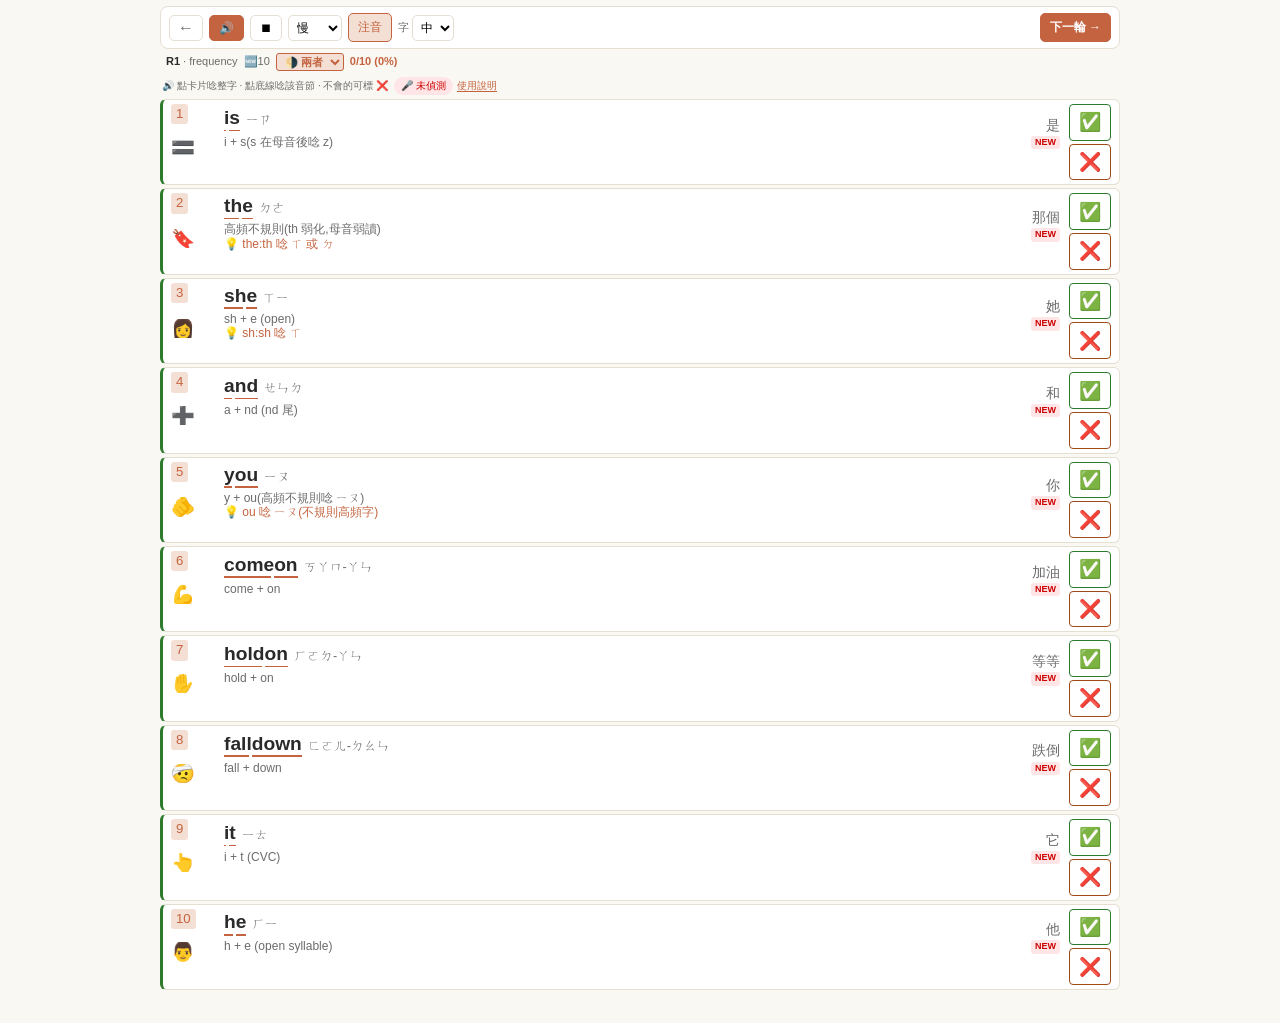
<file: lesson.html>
<!DOCTYPE html>
<html lang="zh-Hant">
<head>
<meta charset="UTF-8">
<meta name="viewport" content="width=device-width, initial-scale=1">
<title>英文課程</title>
<style>
  :root {
    --bg: #faf8f3; --card: #fff; --ink: #2a2a2a; --muted: #6b6b6b;
    --accent: #c4633f; --accent-soft: #f3dfd4; --border: #e5dfd2;
    --good: #2d7a2d; --good-bg: #d9efd6;
    --bad: #a04a1a; --bad-bg: #ffe6d6;
  }
  * { box-sizing: border-box; }
  body {
    font-family: -apple-system, "Segoe UI", "Noto Sans TC", "Microsoft JhengHei", sans-serif;
    background: var(--bg); color: var(--ink);
    margin: 0; padding: 6px 8px 30px; line-height: 1.4; font-size: 13px;
    /* 卡片字級縮放(小/中/大)— topbar 不縮 */
    --fs-scale: 1.0;
  }
  body.size-medium { --fs-scale: 1.2; }
  body.size-large  { --fs-scale: 1.4; }
  .wrap { max-width: 960px; margin: 0 auto; }

  .topbar {
    display: flex; gap: 6px; align-items: center;
    padding: 6px 8px; margin-bottom: 4px;
    background: var(--card); border: 1px solid var(--border); border-radius: 8px;
  }
  .topbar label { font-size: 11px; color: var(--muted); display: flex; align-items: center; gap: 3px; }
  .topbar select, .topbar button {
    font-size: 12px; padding: 5px 9px; border-radius: 5px;
    border: 1px solid var(--border); background: #fff; cursor: pointer; font-family: inherit;
    white-space: nowrap;
  }
  .topbar select { padding: 4px 4px; }
  .topbar button.primary { background: var(--accent); color: #fff; border-color: var(--accent); }
  .topbar a.home {
    font-size: 16px; color: var(--muted); text-decoration: none;
    padding: 4px 8px; line-height: 1;
    border: 1px solid var(--border); border-radius: 5px; background: #fff;
  }
  .topbar a.home:hover { background: var(--accent-soft); color: var(--accent); }
  .topbar .spacer { flex: 1; }
  .topbar .next-round {
    background: var(--accent); color: #fff;
    border: 1px solid var(--accent); font-weight: 600;
  }
  .topbar .next-round:hover { background: #a8512f; }

  /* lesson info 獨立一行,避免擠 */
  .lesson-info {
    display: flex; gap: 8px; flex-wrap: wrap;
    font-size: 10.5px; color: var(--muted);
    padding: 0 6px; margin-bottom: 6px;
    line-height: 1.4;
  }
  .lesson-info .chip {
    background: #fdf8f3; padding: 1px 6px; border-radius: 3px;
  }
  .dim-chip {
    font-size: 10.5px; font-family: inherit;
    background: var(--accent-soft); color: var(--accent);
    border: 1px solid var(--accent); border-radius: 3px;
    padding: 1px 4px; cursor: pointer; font-weight: 600;
  }

  .hint { font-size: 10px; margin-bottom: 4px; padding: 0 2px; color: var(--muted); }
  .voice-chip {
    display: inline-block; font-size: 10px;
    padding: 2px 7px; border-radius: 10px;
    margin-left: 6px; cursor: pointer; user-select: none;
    color: var(--accent); background: var(--accent-soft);
  }
  .voice-chip:active { opacity: .7; }
  .voice-chip.tier-premium { background: #d4ebd6; color: #1e6e2c; }   /* 高音質 — 綠 */
  .voice-chip.tier-enhanced { background: #f3dfd4; color: #c4633f; }  /* 增強 — 橘 */
  .voice-chip.tier-basic { background: #fff4d4; color: #8a6d1b; }     /* 普通 — 黃 */
  .voice-chip.tier-none { background: #ffe5e5; color: #c00; }         /* 無 — 紅 */
  .voice-help-link {
    font-size: 10px; color: var(--accent); margin-left: 4px;
    text-decoration: underline; text-underline-offset: 2px;
  }
  /* voice 選擇器 modal */
  .voice-modal {
    display: none; position: fixed; inset: 0;
    background: rgba(0,0,0,0.55); z-index: 100;
    align-items: center; justify-content: center; padding: 16px;
  }
  .voice-modal.show { display: flex; }
  .voice-modal-card {
    background: #fff; border-radius: 12px; padding: 14px;
    max-width: 360px; width: 100%; max-height: 80vh; overflow-y: auto;
  }
  .voice-modal h3 { margin: 0 0 4px; font-size: 15px; }
  .voice-modal .note { font-size: 11px; color: var(--muted); margin-bottom: 10px; line-height: 1.45; }
  .voice-modal .ios-warn {
    font-size: 11px; background: #fff4d4; color: #8a4a1a;
    padding: 6px 8px; border-radius: 6px; margin-bottom: 10px; line-height: 1.4;
  }
  .voice-option {
    display: flex; align-items: center; gap: 8px;
    padding: 10px; margin-bottom: 5px; border-radius: 8px;
    background: #fafafa; border: 1px solid var(--border); cursor: pointer;
  }
  .voice-option.active { background: var(--accent-soft); border-color: var(--accent); }
  .voice-option .info { flex: 1; }
  .voice-option .name { font-size: 14px; font-weight: 600; }
  .voice-option .desc { font-size: 11px; color: var(--muted); margin-top: 1px; }
  .voice-option .preview-btn {
    background: var(--accent); color: #fff; border: none;
    padding: 5px 9px; border-radius: 6px; font-size: 12px; cursor: pointer;
  }
  .voice-option .preview-btn:disabled { background: #ccc; }
  .voice-option .check { color: var(--good); font-size: 16px; margin-right: 2px; }
  .voice-option.unavail { opacity: 0.4; cursor: not-allowed; }
  .voice-modal-close {
    display: block; width: 100%; padding: 10px;
    background: #f0e8da; border: none; border-radius: 8px;
    font-size: 14px; cursor: pointer; margin-top: 8px;
  }
  /* 回到頂部 浮動按鈕(左下,避開右側 ✅/❌ 按鈕) */
  .back-to-top {
    position: fixed; bottom: 20px; left: 16px;
    width: 40px; height: 40px; border: none; border-radius: 50%;
    background: var(--accent); color: #fff; font-size: 20px;
    box-shadow: 0 2px 8px rgba(0,0,0,.2);
    cursor: pointer; z-index: 50;
    opacity: 0; pointer-events: none;
    transition: opacity .2s, transform .15s;
  }
  .back-to-top.show { opacity: .9; pointer-events: auto; }
  .back-to-top:active { transform: scale(0.92); }

  /* 卡片 */
  /* 拆字唸:字母完全相連,底線用 ::after 畫且比 chunk 短,留視覺斷點 */
  .word { display: inline-flex; gap: 0; align-items: baseline; }
  .word .chunk {
    display: inline-block;
    position: relative;
    cursor: pointer;
    padding-bottom: 3px;
  }
  .chunk::after {
    content: '';
    position: absolute;
    bottom: 0;
    left: 0;
    right: 3px;                       /* ← 底線比 chunk 短 3px,留斷點 */
    height: 2px;
    background: var(--accent);
  }
  .chunk:last-child::after { right: 0; }
  .chunk:hover, .chunk:active { background: var(--accent-soft); }

  table { width: 100%; border-collapse: separate; border-spacing: 0; }
  tbody tr {
    background: var(--card); border: 1px solid var(--border);
    cursor: pointer; transition: background .12s;
    margin-bottom: 3px; border-radius: 6px; padding: 4px 8px;
    display: grid;
    grid-template-columns: calc(40px * var(--fs-scale)) 1fr auto auto;
    grid-template-rows: auto auto auto;
    grid-template-areas:
      "num wordline meaning actions"
      "img split    meaning actions"
      "family family family actions"
      "homo   homo   homo   actions"
      "silent silent silent actions";
    column-gap: 5px; row-gap: 1px;
    align-items: center;
    min-height: calc(72px * var(--fs-scale));
  }
  .family-line {
    grid-area: family;
    font-size: calc(11px * var(--fs-scale));
    color: #d97e54;
    background: #fef0e6;
    padding: 2px 6px;
    border-radius: 3px;
    cursor: pointer;
    margin-top: 2px;
    width: fit-content;
    max-width: 100%;
    word-wrap: break-word;
    line-height: 1.3;
  }
  .family-line:hover { background: #d97e54; color: #fff; }
  .family-line .arrow { font-weight: 700; margin: 0 2px; }
  .family-line .note { color: var(--muted); margin-left: 4px; font-size: calc(10px * var(--fs-scale)); }
  .family-line:hover .note { color: #fff; }
  .homophone-line {
    grid-area: homo;
    font-size: calc(11px * var(--fs-scale));
    color: #8a6d3b;
    background: #fcf3d4;
    padding: 2px 6px;
    border-radius: 3px;
    margin-top: 2px;
    width: fit-content;
    max-width: 100%;
    word-wrap: break-word;
    line-height: 1.3;
    border-left: 2px solid #d4a72c;
  }
  .silent-line {
    grid-area: silent;
    font-size: calc(11px * var(--fs-scale));
    color: #6b4ba8;
    background: #ece4f7;
    padding: 2px 6px;
    border-radius: 3px;
    margin-top: 2px;
    width: fit-content;
    max-width: 100%;
    cursor: pointer;
    line-height: 1.3;
    border-left: 2px solid #8b6cc7;
  }
  .silent-line:hover { background: #d8c9eb; }
  .silent-line .count { color: #6b4ba8aa; margin-left: 4px; }
  /* split 內 note 允許自由換行,卡片高度隨內容 */
  .split { word-wrap: break-word; white-space: normal; }
  tbody tr.is-review { border-left: 3px solid var(--accent); }
  tbody tr.is-new { border-left: 3px solid var(--good); }
  tbody td { border: none; padding: 0; display: block; }

  .num {
    grid-area: num; align-self: start; justify-self: start;
    display: inline-block; font-size: calc(11px * var(--fs-scale)); padding: 1px 5px;
    background: var(--accent-soft); color: var(--accent); border-radius: 3px;
  }
  .num .repeat-mark {
    display: inline-block; transform: scale(0.7); transform-origin: left center;
    margin-left: -2px; margin-right: -4px; vertical-align: middle;
  }
  .meaning { grid-area: meaning; align-self: center; justify-self: end;
             font-size: calc(12px * var(--fs-scale)); color: var(--muted); font-weight: 500; white-space: nowrap; }
  .img { grid-area: img; font-size: calc(16px * var(--fs-scale)); text-align: left; align-self: center; line-height: 1;
         white-space: nowrap; letter-spacing: 0; overflow: hidden; }
  .word-cell { grid-area: wordline; align-self: center;
               display: flex; align-items: baseline; gap: 6px; flex-wrap: nowrap;
               min-width: 0; overflow: hidden; }
  .word { font-size: calc(16px * var(--fs-scale)); font-weight: 600; line-height: 1.1; flex-shrink: 0; }
  .chunk { padding-bottom: 2px; }
  .chunk::after { height: 1.5px; }
  .pinyin { font-size: calc(10.5px * var(--fs-scale)); color: var(--muted); white-space: nowrap;
            overflow: hidden; text-overflow: ellipsis; min-width: 0; }
  .play-count { font-size: calc(9px * var(--fs-scale)); color: var(--muted); margin-left: 4px; opacity: .7; }
  .split { grid-area: split; font-size: calc(10px * var(--fs-scale)); color: var(--muted); align-self: start; line-height: 1.2; }
  .actions {
    grid-area: actions; align-self: stretch;
    display: flex; flex-direction: column; gap: 3px; margin-left: 4px;
  }
  .btn-know, .btn-forgot {
    flex: 1 1 0; min-height: 0;
    font-size: calc(15px * var(--fs-scale)); padding: 0 8px; border-radius: 4px; border: 1px solid var(--border);
    background: #fff; cursor: pointer; font-family: inherit;
    line-height: 1; min-width: 42px; text-align: center;
  }
  .btn-know { color: var(--good); border-color: var(--good); }
  .btn-know.on { background: var(--good-bg); }
  .btn-forgot { color: var(--bad); border-color: var(--bad); }
  .btn-forgot.on { background: var(--bad-bg); }

  /* 結束總結 */
  .summary {
    margin-top: 16px; padding: 12px; background: var(--card);
    border: 1px solid var(--border); border-radius: 8px;
  }
  .summary h2 { margin: 0 0 8px; font-size: 16px; }
  .summary .stats { display: flex; gap: 12px; font-size: 12px; }
  .summary .emoji-eval { margin-top: 12px; display: flex; gap: 6px; flex-wrap: wrap; }
  .summary .emoji-eval button {
    font-size: 13px; padding: 6px 10px; border-radius: 6px;
    border: 1px solid var(--border); background: #fff; cursor: pointer; font-family: inherit;
  }
  .summary .emoji-eval button:hover { background: var(--accent-soft); }

  .loading { padding: 24px; text-align: center; color: var(--muted); }

  /* 注音顯示開關 */
  body.hide-pinyin .pinyin { display: none !important; }
  .toggle-btn.on { background: var(--accent-soft); color: var(--accent); border-color: var(--accent); }

  /* NEW 標籤 — 未互動過的字 */
  .meaning { display: flex; flex-direction: column; align-items: flex-end; gap: 1px; }
  .new-badge {
    font-size: 9px; color: #c00; font-weight: 700;
    background: #ffe5e5; padding: 0 4px; border-radius: 3px;
    line-height: 1.5; display: none;
  }
  .new-badge.show { display: inline-block; }
</style>
</head>
<body>
<div class="wrap">
  <div class="topbar">
    <a class="home" href="index.html" title="回首頁">←</a>
    <button class="primary" onclick="speakAll()" title="全部依序唸">🔊</button>
    <button onclick="stopAll()" title="停止">⏹</button>
    <label>
      <select id="rate" onchange="updateRate()">
        <option value="0.3">極慢</option>
        <option value="0.45">超慢</option>
        <option value="0.6" selected>慢</option>
        <option value="0.75">正常</option>
        <option value="0.9">較快</option>
        <option value="1">原速</option>
      </select>
    </label>
    <button class="toggle-btn on" id="pinyinToggle" onclick="togglePinyin()">注音</button>
    <label title="字級大小">字
      <select id="fontSize" onchange="updateFontSize()">
        <option value="small">小</option>
        <option value="medium" selected>中</option>
        <option value="large">大</option>
      </select>
    </label>
    <span class="spacer"></span>
    <button class="next-round" id="nextBtn" onclick="goNextRound()">下一輪 →</button>
  </div>
  <div class="lesson-info" id="lessonInfo"></div>
  <div class="hint">🔊 點卡片唸整字 · 點底線唸該音節 · 不會的可標 ❌<span class="voice-chip" id="voiceChip" onclick="showVoiceInfo()" title="目前發音 voice,點看詳情">🎤 載入中…</span><a class="voice-help-link" href="help.html#voice-setup" title="看完整聲音設定教學">使用說明</a></div>

  <table><tbody id="rows"><tr><td><div class="loading">載入中...</div></td></tr></tbody></table>

  <div id="summary"></div>
</div>

<button class="back-to-top" id="backToTopBtn" onclick="scrollToTop()" title="回到頂部" aria-label="回到頂部">↑</button>

<!-- Voice 選擇 modal -->
<div class="voice-modal" id="voiceModal" onclick="if(event.target===this) closeVoiceModal()">
  <div class="voice-modal-card">
    <h3>選擇發音 voice</h3>
    <div class="note">點任一選項立即套用,試聽不選也能聽。設定會記住,下次自動套用。</div>
    <div class="ios-warn" id="iosWarn" style="display:none;">
      ⚠️ <b>iPhone Safari 限制</b>:Apple 鎖住下載的「Ava 高音質」等高品質 voice,Safari 拿不到。下方都是 iOS 內建的基本 voice,品質一致,差別只在<b>口音</b>。
    </div>
    <div id="voiceOptList"></div>
    <button class="voice-modal-close" onclick="closeVoiceModal()">關閉</button>
  </div>
</div>

<script src="srs.js"></script>
<script>
// ── 設定 ──────────────────────────────────────────────────
const RATE_KEY = "englessons:rate";
let rate = parseFloat(localStorage.getItem(RATE_KEY)) || 0.6;
function updateRate() {
  rate = parseFloat(document.getElementById("rate").value);
  localStorage.setItem(RATE_KEY, rate);
}
// 載入時把 dropdown 設成記住的值
window.addEventListener("DOMContentLoaded", () => {
  const sel = document.getElementById("rate");
  if (sel) {
    const saved = String(rate);
    const opt = Array.from(sel.options).find(o => o.value === saved);
    if (opt) sel.value = saved;
  }
});

function applyPinyinSetting(show) {
  document.body.classList.toggle("hide-pinyin", !show);
  const btn = document.getElementById("pinyinToggle");
  if (btn) btn.classList.toggle("on", show);
}
function togglePinyin() {
  const cur = SRS.getSettings().showPinyin !== false;
  const next = !cur;
  SRS.setSetting("showPinyin", next);
  applyPinyinSetting(next);
}

// ── 字級 small(預設) / medium / large ─────────────────────
function applyFontSize(size) {
  document.body.classList.remove("size-medium", "size-large");
  if (size === "medium") document.body.classList.add("size-medium");
  if (size === "large")  document.body.classList.add("size-large");
  const sel = document.getElementById("fontSize");
  if (sel) sel.value = size;
}
function updateFontSize() {
  const size = document.getElementById("fontSize").value;
  SRS.setSetting("fontSize", size);
  applyFontSize(size);
}

const params = new URLSearchParams(location.search);
const mode = params.get("mode") || "frequency";
const wordCount = parseInt(params.get("count") || "10", 10);
const ratio = parseFloat(params.get("ratio") || "0.3");      // 新字比例
const themeFilter = params.get("theme");
const stagePool = params.get("stagePool") || "cumulative"; // "cumulative" | "exclusive"
// dim:練習面向。URL 優先,沒給就讀 settings.dim,預設 "both"
let dim = params.get("dim") || (SRS.getSettings().dim || "both");
if (!["both","meaning","pronounce"].includes(dim)) dim = "both";
const DIM_META = {
  both:      { icon: "🌗", label: "兩者" },
  meaning:   { icon: "💡", label: "意思" },
  pronounce: { icon: "🗣️", label: "發音" },
};

// ── 語音 ──────────────────────────────────────────────────
let chosenVoice = null;
// 推薦的 voice 選項(可手動選,選了會存 localStorage)
const VOICE_OPTIONS = [
  { name: "Samantha", desc: "美式 · 女", country: "🇺🇸", recommend: true },
  { name: "Karen",    desc: "澳式 · 女", country: "🇦🇺" },
  { name: "Daniel",   desc: "英式 · 男", country: "🇬🇧" },
  { name: "Moira",    desc: "愛爾蘭 · 女", country: "🇮🇪" },
  { name: "Rishi",    desc: "印度 · 男", country: "🇮🇳" },
  { name: "Tessa",    desc: "南非 · 女", country: "🇿🇦" }
];
const VOICE_PREF_KEY = "englessons:voicePref";

function getVoicePref() { return localStorage.getItem(VOICE_PREF_KEY) || "auto"; }
function setVoicePref(v) { localStorage.setItem(VOICE_PREF_KEY, v); }

function pickBestVoice() {
  const all = speechSynthesis.getVoices();
  const en = all.filter(v => v.lang.startsWith("en"));
  if (en.length === 0) return null;

  // 1. 學習者偏好優先
  const pref = getVoicePref();
  if (pref && pref !== "auto") {
    const matched = en.find(v => v.name === pref);
    if (matched) return matched;
  }

  // 2. 自動挑選:過濾音效類 voice
  const NOVELTY = /Bad News|Bahh|Bells|Boing|Bubbles|Cellos|Wobble|Trinoids|Whisper|Zarvox|Hysterical|Pipe Organ|Good News|Deranged|Albert|Junior|Kathy|Fred|Ralph|Bruce|Agnes/i;
  const real = en.filter(v => !NOVELTY.test(v.name));
  const pool = real.length > 0 ? real : en;
  const isEnhanced = v => /Enhanced|Premium|增強|高級|高音質|Neural|Natural|Siri/i.test(v.name);
  const isFemale = v => /Sangeeta|Samantha|Ava|Allison|Susan|Karen|Tessa|Moira|Fiona|Veena|Zira|Aria|Jenny|Joanna|Salli|Kimberly|Kendra|Ivy|Emma|Amy|Nicole|Olivia|Catherine|Serena|Lana|female|女/i.test(v.name);
  const isUS = v => /en[-_]US/i.test(v.lang);
  // 優先順序:美式 > 增強 > 女聲(課程教美式英文,優先 en-US)
  return pool.find(v => isEnhanced(v) && isFemale(v) && isUS(v))
      || pool.find(v => isEnhanced(v) && isUS(v))
      || pool.find(v => isFemale(v) && isUS(v))
      || pool.find(isUS)
      || pool.find(v => isEnhanced(v) && isFemale(v))
      || pool.find(isFemale)
      || pool.find(isEnhanced)
      || pool[0];
}
function loadVoices() {
  chosenVoice = pickBestVoice();
  updateVoiceChip();
}
loadVoices();
if (speechSynthesis.onvoiceschanged !== undefined) speechSynthesis.onvoiceschanged = loadVoices;

// 從 voice 名稱推斷品質等級
function getVoiceTier(v) {
  if (!v) return { key: "none", label: "未偵測", desc: "尚未載入 voice,點 🔊 觸發" };
  const n = v.name;
  if (/高音質|Premium|Neural|Natural/i.test(n))
    return { key: "premium", label: "高音質", desc: "Siri 等級神經網路 voice ⭐⭐⭐" };
  if (/增強|Enhanced|高級/i.test(n))
    return { key: "enhanced", label: "增強", desc: "高品質離線 voice ⭐⭐" };
  if (/Siri/i.test(n))
    return { key: "premium", label: "高音質", desc: "Siri voice ⭐⭐⭐" };
  return { key: "basic", label: "普通", desc: "iOS 預設低品質 TTS,建議下載增強/高音質版" };
}

function updateVoiceChip() {
  const el = document.getElementById("voiceChip");
  if (!el) return;
  const tier = getVoiceTier(chosenVoice);
  el.className = "voice-chip tier-" + tier.key;
  if (chosenVoice) {
    const base = chosenVoice.name.replace(/\s*\([^)]*\)\s*/g, "").trim();
    el.textContent = `🎤 ${base} · ${tier.label}`;
  } else {
    el.textContent = "🎤 未偵測";
  }
}

function showVoiceInfo() {
  const isIOS = /iPad|iPhone|iPod/.test(navigator.userAgent) ||
                (navigator.platform === "MacIntel" && navigator.maxTouchPoints > 1);
  const all = speechSynthesis.getVoices().filter(v => v.lang.startsWith("en"));
  const pref = getVoicePref();
  const list = document.getElementById("voiceOptList");
  document.getElementById("iosWarn").style.display = (isIOS && getVoiceTier(chosenVoice).key === "basic") ? "block" : "none";

  // 自動選項
  let html = `<div class="voice-option ${pref === "auto" ? "active" : ""}" onclick="selectVoiceOption('auto')">
    <div class="info">
      <div class="name">🪄 自動(優先美式)${pref === "auto" ? '<span class="check"> ✓</span>' : ""}</div>
      <div class="desc">系統自動挑選${chosenVoice ? " · 目前:" + chosenVoice.name : ""}</div>
    </div>
  </div>`;

  // 推薦的具名 voice
  VOICE_OPTIONS.forEach(opt => {
    const v = all.find(x => x.name === opt.name);
    const avail = !!v;
    const active = pref === opt.name && avail;
    html += `<div class="voice-option ${active ? "active" : ""} ${avail ? "" : "unavail"}"
      ${avail ? `onclick="selectVoiceOption('${opt.name}')"` : ""}>
      <div class="info">
        <div class="name">${opt.country} ${opt.name}${opt.recommend ? " ⭐" : ""}${active ? '<span class="check"> ✓</span>' : ""}</div>
        <div class="desc">${opt.desc}${avail ? " · " + v.lang : " · 此裝置無此 voice"}</div>
      </div>
      ${avail ? `<button class="preview-btn" onclick="event.stopPropagation(); previewVoice('${opt.name}')">試聽</button>` : ""}
    </div>`;
  });

  list.innerHTML = html;
  document.getElementById("voiceModal").classList.add("show");
}

function selectVoiceOption(name) {
  setVoicePref(name);
  loadVoices();
  closeVoiceModal();
}

function previewVoice(name) {
  const v = speechSynthesis.getVoices().find(x => x.name === name);
  if (!v) return;
  const u = new SpeechSynthesisUtterance("September. This is a sample.");
  u.voice = v; u.lang = v.lang; u.rate = rate; u.pitch = 1.05;
  safeSpeak(u);
}

function closeVoiceModal() {
  document.getElementById("voiceModal").classList.remove("show");
}

// Silent letter 分類 → label
const SILENT_LABELS = {
  "k":     "🤐 silent k (kn-)",
  "w":     "🤐 silent w (wr-)",
  "b-mb":  "🤐 silent b (-mb)",
  "b-bt":  "🤐 silent b (bt)",
  "l":     "🤐 silent l",
  "h":     "🤐 silent h",
  "gh":    "🤐 silent gh (igh/eigh/ough)",
  "g":     "🤐 silent g (gn)",
  "t":     "🤐 silent t (stle/sten)",
  "p":     "🤐 silent p (ps-/pn-)",
  "n":     "🤐 silent n (-mn)",
  "s":     "🤐 silent s (isl-)",
  "gh-f":  "🔉 gh 唸 /f/ (不規則)",
};
function silentLabel(key) { return SILENT_LABELS[key] || ("🤐 silent " + key); }

// 預算各 silent letter 群組字數
let SILENT_GROUP_COUNTS = {};
function computeSilentCounts() {
  SILENT_GROUP_COUNTS = {};
  for (const v of VOCAB) {
    const k = v["silent-letter"];
    if (k) SILENT_GROUP_COUNTS[k] = (SILENT_GROUP_COUNTS[k] || 0) + 1;
  }
}
function silentChipText(key) {
  const cnt = SILENT_GROUP_COUNTS[key] || 0;
  return silentLabel(key) + ` · 共 ${cnt} 字`;
}

// 點 silent chip → 列出同類所有字
function showSilentGroup(key, ev) {
  if (ev) ev.stopPropagation();
  if (!VOCAB || VOCAB.length === 0) {
    alert("vocab 尚未載入完成");
    return;
  }
  const sameGroup = VOCAB.filter(v => v["silent-letter"] === key);
  const label = silentLabel(key);
  const total = sameGroup.length;
  // 排序:Stage 低先 → 字母順序
  sameGroup.sort((a, b) => (a.stage - b.stage) || a.word.localeCompare(b.word));
  const list = sameGroup.map(v => `  ${v.word.padEnd(20)} ${v.mean}`).join("\n");
  const msg = `${label}\n本字典共 ${total} 字\n──────────────────\n${list}\n──────────────────\n💡 規則:這些字共用同一個「${key.replace('-','/')}」不發音模式,學會一個就能類推其他。`;
  alert(msg);
}

// 回到頂部 — 滾超過 300px 才顯示按鈕
function scrollToTop() {
  window.scrollTo({ top: 0, behavior: "smooth" });
}
window.addEventListener("scroll", () => {
  const btn = document.getElementById("backToTopBtn");
  if (btn) btn.classList.toggle("show", window.scrollY > 300);
}, { passive: true });

// ── 選字邏輯 ──────────────────────────────────────────────
let WORDS = [];          // 此輪要呈現的字
let VOCAB = [];          // 全部 seed 字
let currentRound = "R1";

async function loadData() {
  const [v, t] = await Promise.all([
    fetch("vocab.json").then(r => r.json()),
    fetch("themes.json").then(r => r.json())
  ]);
  VOCAB = v.words;
  computeSilentCounts();
  return { vocab: v, themes: t };
}

function pickWords({ vocab, themes }) {
  const state = SRS.loadState();
  currentRound = SRS.getCurrentRound();

  // 1) 抓該複習的(due)
  const due = SRS.dueForReview(currentRound, dim);
  const dueIds = due.map(w => w.word);
  const learnedIds = new Set(Object.keys(state.words));

  // 2) 候選新字池(根據 mode 篩)
  const currentStage = state.stats.currentStage || 0;
  let newPool = vocab.words.filter(w => !learnedIds.has(w.word));
  // Stage 硬過濾(challenge 模式自己處理,跳過)
  //   cumulative: stage ≤ currentStage(預設,包含舊 Stage 字)
  //   exclusive:  stage === currentStage(只練本階段字)
  if (mode !== "challenge") {
    if (stagePool === "exclusive") {
      newPool = newPool.filter(w => (w.stage || 0) === currentStage);
    } else {
      newPool = newPool.filter(w => (w.stage || 0) <= currentStage);
    }
  }
  if (mode === "theme" && themeFilter) {
    newPool = newPool.filter(w => w.theme === themeFilter || (w.tags && w.tags.includes(themeFilter)));
  } else if (mode === "frequency") {
    // 按 theme.frequencyRank 排
    const rankMap = {};
    themes.themes.forEach(t => rankMap[t.id] = t.frequencyRank);
    newPool.sort((a, b) => (rankMap[a.theme] || 99) - (rankMap[b.theme] || 99));
  } else if (mode === "random") {
    newPool.sort(() => Math.random() - 0.5);
  } else if (mode === "mixed") {
    // 一半從目前 theme(by frequency),一半隨機
    const rankMap = {};
    themes.themes.forEach(t => rankMap[t.id] = t.frequencyRank);
    newPool.sort((a, b) => (rankMap[a.theme] || 99) - (rankMap[b.theme] || 99));
    const half = newPool.splice(0, Math.ceil(wordCount * (1 - ratio) / 2));
    newPool.sort(() => Math.random() - 0.5);
    newPool = [...half, ...newPool];
  } else if (mode === "review") {
    // 純複習 → 全部用 due,沒新字
    return due.slice(0, wordCount);
  } else if (mode === "challenge") {
    // 下一階段預覽,挑 stage = currentStage + 1
    const nextStage = (state.stats.currentStage || 0) + 1;
    newPool = vocab.words.filter(w => !learnedIds.has(w.word) && w.stage === nextStage);
  }

  // 3) 混合 (1 - ratio) 複習 + ratio 新字
  const reviewCount = Math.min(due.length, Math.round(wordCount * (1 - ratio)));
  const newCount = wordCount - reviewCount;
  const reviews = due.slice(0, reviewCount).map(w => ({ ...w, isReview: true }));
  const newWords = newPool.slice(0, newCount).map(w => ({ ...w, isReview: false }));

  // 把 review 和 new 混合 + 隨機打散,避免 🔁 全擠在開頭
  const combined = [...reviews, ...newWords];
  for (let i = combined.length - 1; i > 0; i--) {
    const j = Math.floor(Math.random() * (i + 1));
    [combined[i], combined[j]] = [combined[j], combined[i]];
  }
  const list = combined.map((w, i) => ({ n: i + 1, ...w }));
  // 把字池狀況存到 window,方便 init() 偵測
  window._poolStatus = {
    requested: wordCount,
    actual: list.length,
    requestedNew: newCount,
    actualNew: newWords.length,
    newPoolRemaining: Math.max(0, newPool.length - newWords.length),
    dueRemaining: Math.max(0, due.length - reviews.length),
  };
  return list;
}

// ── 渲染 ──────────────────────────────────────────────────
function render() {
  const tbody = document.getElementById("rows");
  tbody.innerHTML = "";
  WORDS.forEach(w => {
    const tr = document.createElement("tr");
    tr.id = "row-" + w.n;
    tr.className = w.isReview ? "is-review" : "is-new";
    tr.setAttribute("role", "button");
    tr.setAttribute("aria-label", "唸 " + w.word);
    tr.onclick = (ev) => {
      if (ev.target.closest(".btn-know,.btn-forgot,.chunk")) return;
      speakOne(w.n);
    };
    const wordInner = (w.chunks && w.chunks.length > 1)
      ? w.chunks.map(c => `<span class="chunk" onclick="speakChunk('${w.word}','${c}', event)">${c}</span>`).join("")
      : `<span>${w.word}</span>`;
    const familyHtml = w.base
      ? `<td class="family-line" onclick="speakBase('${w.base}', event)">${w.base}<span class="arrow">→</span>${w.word}${w['family-note'] ? `<span class="note">${w['family-note']}</span>` : ''}</td>`
      : '';
    const homoHtml = w['homophone-note']
      ? `<td class="homophone-line">${w['homophone-note']}</td>`
      : '';
    const silentHtml = w['silent-letter']
      ? `<td class="silent-line" onclick="showSilentGroup('${w['silent-letter']}', event)">${silentChipText(w['silent-letter'])}</td>`
      : '';
    tr.innerHTML = `
      <td class="num">${w.n}${w.isReview ? '<span class="repeat-mark">🔁</span>' : ""}</td>
      <td class="meaning">
        <span>${w.mean}</span>
        <span class="new-badge" id="new-${w.n}">NEW</span>
      </td>
      <td class="img">${w.img}</td>
      <td class="word-cell">
        <span class="word">${wordInner}</span>
        <span class="pinyin">${w.py}</span>
        <span class="play-count" id="pc-${w.n}"></span>
      </td>
      <td class="split">${w.split}${w.note ? `<br><span style="color:var(--accent);">💡 ${w.note}</span>` : ''}</td>
      <td class="actions">
        <button class="btn-know" onclick="markKnow(${w.n})" aria-label="會">✅</button>
        <button class="btn-forgot" onclick="markForgot(${w.n})" aria-label="不會">❌</button>
      </td>
      ${familyHtml}
      ${homoHtml}
      ${silentHtml}
    `;
    tbody.appendChild(tr);
  });
  updateLessonInfo();
  refreshAllNewBadges();
  WORDS.forEach(w => updatePlayCount(w.n));
  WORDS.forEach(w => refreshMarkButtons(w.n));
}

function refreshMarkButtons(n) {
  const w = WORDS.find(x => x.n === n); if (!w) return;
  const state = SRS.loadState();
  const ws = state.words[w.word];
  if (!ws) return;
  const d = (dim === "both") ? ws : (ws[dim] || null);
  const tr = document.getElementById("row-" + n);
  if (!tr) return;
  const knowBtn = tr.querySelector(".btn-know");
  const forgotBtn = tr.querySelector(".btn-forgot");
  knowBtn.classList.remove("on");
  forgotBtn.classList.remove("on");
  const lm = d?.lastMark;
  if (lm === "know") knowBtn.classList.add("on");
  else if (lm === "forgot") forgotBtn.classList.add("on");
}

function updateLessonInfo() {
  const reviewN = WORDS.filter(w => w.isReview).length;
  const newN = WORDS.length - reviewN;
  const markedN = WORDS.filter(w => w._marked).length;
  const pct = WORDS.length === 0 ? 0 : Math.round(markedN / WORDS.length * 100);
  const dimOpts = ["meaning","pronounce","both"].map(d =>
    `<option value="${d}"${d===dim?" selected":""}>${DIM_META[d].icon} ${DIM_META[d].label}</option>`
  ).join("");
  document.getElementById("lessonInfo").innerHTML = `
    <div style="display:flex;justify-content:space-between;align-items:center;font-size:11px;gap:6px;flex-wrap:wrap;line-height:1.4;">
      <div style="display:flex;gap:6px;align-items:center;color:var(--muted);">
        <span><b style="color:var(--ink);">${currentRound}</b> · ${mode}</span>
        <span>🆕${newN}</span>
        ${reviewN > 0 ? `<span>🔁${reviewN}</span>` : ''}
        <select class="dim-chip" onchange="switchDim(this.value)" title="這輪在練哪個面向">${dimOpts}</select>
      </div>
      <div style="color:var(--accent);font-weight:600;">${markedN}/${WORDS.length} (${pct}%)</div>
    </div>
    <div style="height:6px;background:#f0ebe0;border-radius:3px;overflow:hidden;margin-top:4px;">
      <div style="height:100%;width:${pct}%;background:var(--accent);transition:width .25s;"></div>
    </div>
  `;
}

function updatePlayCount(n) {
  const w = WORDS.find(x => x.n === n);
  if (!w) return;
  const state = SRS.loadState();
  const ws = state.words[w.word];
  const el = document.getElementById("pc-" + n);
  if (el && ws) el.textContent = ws.playCount > 0 ? `🔊×${ws.playCount}` : "";
  refreshNewBadge(n);
}

function wasInteractedWith(wordKey) {
  const state = SRS.loadState();
  const ws = state.words[wordKey];
  if (!ws) return false;
  if ((ws.playCount || 0) > 0) return true;
  if ((ws.knewItCount || 0) > 0) return true;
  if ((ws.forgotCount || 0) > 0) return true;
  const chunkSum = Object.values(ws.chunkPlays || {}).reduce((a,b) => a+b, 0);
  return chunkSum > 0;
}

function refreshNewBadge(n) {
  const w = WORDS.find(x => x.n === n); if (!w) return;
  const el = document.getElementById("new-" + n); if (!el) return;
  el.classList.toggle("show", !wasInteractedWith(w.word));
}

function refreshAllNewBadges() {
  WORDS.forEach(w => refreshNewBadge(w.n));
}

// ── 播音 ──────────────────────────────────────────────────
function speakOne(n) {
  const w = WORDS.find(x => x.n === n); if (!w) return;
  stopAll();
  document.getElementById("row-" + n)?.classList.add("active");
  // 確保字進入 state
  const state = SRS.loadState();
  SRS.ensureWordState(state, w.word, w);
  SRS.saveState(state);
  SRS.logWordPlay(w.word, w);
  updatePlayCount(n);
  speakWordWithStress(w, () => document.getElementById("row-" + n)?.classList.remove("active"));
}

// iOS WebKit 已知 bug:cancel() 後立刻 speak() 會把新 utterance 前 100-300ms 砍掉
// (例:September 變 "stember",漏掉開頭 /sɛ/)。包一層 helper 等 cancel 清乾淨再播。
function safeSpeak(u) {
  if (speechSynthesis.speaking || speechSynthesis.pending) {
    speechSynthesis.cancel();
    setTimeout(() => speechSynthesis.speak(u), 100);
  } else {
    speechSynthesis.speak(u);
  }
}

// 整字一口氣唸,pitch 稍高一點增加活潑度(避免機械感)
function speakWordWithStress(w, onEnd) {
  const u = new SpeechSynthesisUtterance(w.word);
  u.lang = "en-US";
  u.rate = rate;
  u.pitch = 1.05;  // 略高,聽起來自然不平淡
  if (chosenVoice) u.voice = chosenVoice;
  if (onEnd) u.onend = onEnd;
  safeSpeak(u);
}

function speakBase(baseWord, ev) {
  if (ev) ev.stopPropagation();
  stopAll();
  const u = new SpeechSynthesisUtterance(baseWord);
  u.lang = "en-US"; u.rate = rate;
  if (chosenVoice) u.voice = chosenVoice;
  safeSpeak(u);
}
function speakChunk(word, chunk, ev) {
  if (ev) ev.stopPropagation();
  stopAll();
  const w = WORDS.find(x => x.word === word);
  if (w) {
    const state = SRS.loadState();
    SRS.ensureWordState(state, w.word, w);
    SRS.saveState(state);
    SRS.logChunkPlay(w.word, chunk, w);
    updatePlayCount(w.n);
  }
  const u = new SpeechSynthesisUtterance(chunk);
  u.lang = "en-US"; u.rate = rate; u.pitch = 1.1;  // 單獨點 chunk 給點重音
  if (chosenVoice) u.voice = chosenVoice;
  safeSpeak(u);
}
function speakAll() {
  stopAll();
  WORDS.forEach(w => {
    // 用語調合成版
    speakWordWithStress({...w}, () => document.getElementById("row-" + w.n)?.classList.remove("active"));
    // 加上開始時 active 標記(預先 schedule)
    document.getElementById("row-" + w.n)?.classList.add("active");
  });
}
function stopAll() {
  speechSynthesis.cancel();
  document.querySelectorAll("tr.active").forEach(tr => tr.classList.remove("active"));
}

// ── 知道 / 不會 標記 ──────────────────────────────────────
function markKnow(n) {
  const w = WORDS.find(x => x.n === n); if (!w) return;
  const state = SRS.loadState();
  SRS.ensureWordState(state, w.word, w);
  SRS.saveState(state);
  SRS.knewIt(w.word, currentRound, undefined, dim);
  const tr = document.getElementById("row-" + n);
  tr.querySelectorAll(".btn-know").forEach(b => b.classList.add("on"));
  tr.querySelectorAll(".btn-forgot").forEach(b => b.classList.remove("on"));
  w._marked = "know";
  refreshNewBadge(n);
  updateLessonInfo();
  maybeShowSummary();
}
function markForgot(n) {
  const w = WORDS.find(x => x.n === n); if (!w) return;
  const state = SRS.loadState();
  SRS.ensureWordState(state, w.word, w);
  SRS.saveState(state);
  SRS.forgotIt(w.word, currentRound, dim);
  const tr = document.getElementById("row-" + n);
  tr.querySelectorAll(".btn-forgot").forEach(b => b.classList.add("on"));
  tr.querySelectorAll(".btn-know").forEach(b => b.classList.remove("on"));
  w._marked = "forgot";
  refreshNewBadge(n);
  updateLessonInfo();
  maybeShowSummary();
}

// ── 總結 + Emoji 自評 ─────────────────────────────────────
function maybeShowSummary() {
  // 全部標完才自動跳(完成完美的人會自動觸發)
  if (WORDS.every(w => w._marked)) showSummary();
}
function forceShowSummary() {
  // 學習者主動結束(不管標了幾個)
  if (!confirm("確定結束本輪?未標記的字會延到下一輪。")) return;
  showSummary();
}

function goNextRound() {
  // 直接跳下一輪,不出 summary
  // 沒標的字會被 recordLesson 設 nextDue=R+1,自動延到下一輪
  recordOnLeave();
  const p = new URLSearchParams(location.search);
  p.set("dim", dim);
  location.href = "lesson.html?" + p.toString();
}

// ── 切換練習面向(dim) ──────────────────────────────
function switchDim(newDim) {
  if (!["both","meaning","pronounce"].includes(newDim)) return;
  if (newDim === dim) return;
  SRS.setSetting("dim", newDim);
  // 重新載入頁面,讓選字 / 該複習隊列依新 dim 重算
  const p = new URLSearchParams(location.search);
  p.set("dim", newDim);
  location.href = "lesson.html?" + p.toString();
}
let _lessonRecorded = false;
let _selectedEval = null;

function showSummary() {
  const knowN = WORDS.filter(w => w._marked === "know").length;
  const forgotN = WORDS.filter(w => w._marked === "forgot").length;
  const skipN = WORDS.length - knowN - forgotN;
  const markedN = knowN + forgotN;
  const acc = markedN === 0 ? 0 : Math.round(knowN / markedN * 100);
  const stage = SRS.loadState().stats.currentStage || 0;
  const skipNote = skipN > 0
    ? `<div style="margin-top:6px;font-size:11px;color:var(--muted);">⏭ ${skipN} 個字沒標記,會延到下一輪</div>`
    : "";
  const nextUrl = "lesson.html?" + new URLSearchParams(location.search).toString();
  document.getElementById("summary").innerHTML = `
    <div class="summary">
      <h2>本輪結束</h2>
      <div class="stats">
        <span>✅ 會:${knowN}</span>
        <span>❌ 不會:${forgotN}</span>
        <span>正確率(已標):${acc}%</span>
      </div>
      ${skipNote}
      <div style="margin-top:8px;font-size:11px;color:var(--muted);">
        Stage ${stage} · 累計 L4 ${SRS.l4Count()} 字 / 學過 ${SRS.totalLearned()} 字
      </div>
      <div style="margin-top:12px;font-size:12px;color:var(--muted);">這輪感覺?(選不選都行)</div>
      <div class="emoji-eval" id="emojiEval">
        <button data-emoji="😎" onclick="pickEval('😎')">😎 太簡單</button>
        <button data-emoji="👍" onclick="pickEval('👍')">👍 剛剛好</button>
        <button data-emoji="😅" onclick="pickEval('😅')">😅 偏難</button>
        <button data-emoji="😵" onclick="pickEval('😵')">😵 太難</button>
      </div>
      <div style="display:flex;gap:8px;flex-wrap:wrap;margin-top:14px;">
        <a href="${nextUrl}" onclick="recordOnLeave()" style="flex:1;min-width:140px;padding:10px 14px;background:var(--accent);color:#fff;text-decoration:none;border-radius:6px;text-align:center;font-weight:600;">▶ 下一輪</a>
        <a href="index.html" onclick="recordOnLeave()" style="flex:1;min-width:120px;padding:10px 14px;background:#fff;color:var(--accent);text-decoration:none;border:1px solid var(--accent);border-radius:6px;text-align:center;font-weight:600;">🏠 回首頁</a>
      </div>
    </div>
  `;
  setTimeout(() => document.getElementById("summary").scrollIntoView({ behavior: "smooth", block: "start" }), 100);
}

function pickEval(emoji) {
  _selectedEval = emoji;
  // Highlight 選中的 emoji
  document.querySelectorAll("#emojiEval button").forEach(b => {
    b.style.background = b.dataset.emoji === emoji ? "var(--accent-soft)" : "#fff";
    b.style.borderColor = b.dataset.emoji === emoji ? "var(--accent)" : "var(--border)";
  });
}

function recordOnLeave() {
  if (_lessonRecorded) return;
  _lessonRecorded = true;
  // ⭐ 強制把本輪所有字進 state.words(即使沒互動)
  // → 避免下一輪又抽到同樣的字
  const state = SRS.loadState();
  WORDS.forEach(w => SRS.ensureWordState(state, w.word, w));
  SRS.saveState(state);
  SRS.recordLesson(currentRound, mode, WORDS.map(w => w.word), _selectedEval, dim);
}
// (舊 submitEval / nextSuggestion 已移除,改用 pickEval + recordOnLeave)

// ── 字池偵測 ──────────────────────────────────────────────
function checkPoolWarning() {
  const ps = window._poolStatus;
  if (!ps) return;
  const themeName = themeFilter ? `「${themeFilter}」主題` : "本字池";
  let msg = null;
  if (ps.actual === 0) {
    msg = `${themeName}已經沒有任何字可上 — 你已經學過或練過所有字。\n\n建議:\n• 換別的主題\n• 切到 📚 純複習 鞏固\n• 或升 Stage 解鎖更多字`;
  } else if (ps.actualNew === 0 && ps.requestedNew > 0) {
    msg = `${themeName}已經沒有「新字」可學了 — 全部字你都已經見過。\n\n這輪 ${ps.actual} 字全是「複習」字。\n\n建議:\n• 換別的主題學新字\n• 繼續複習鞏固這個主題到 L4`;
  } else if (ps.actualNew < ps.requestedNew) {
    const short = ps.requestedNew - ps.actualNew;
    msg = `提醒:${themeName}的新字快用完了。\n\n本輪預計 ${ps.requestedNew} 個新字,實際抽到 ${ps.actualNew} 個(少 ${short} 個)。\n剩餘新字:${ps.newPoolRemaining} 個。\n\n之後幾輪會以複習為主。`;
  } else if (ps.actual < ps.requested) {
    msg = `本輪只抽到 ${ps.actual} 個字(預計 ${ps.requested})— 字池資源有限。`;
  }
  if (msg) {
    // 用非阻塞 banner 顯示在卡片上方
    const banner = document.createElement("div");
    banner.style.cssText = "background:#fff4e0;border:1px solid var(--accent);border-radius:8px;padding:10px 14px;margin:8px 0;font-size:13px;line-height:1.5;color:var(--ink);white-space:pre-line;position:relative;";
    banner.innerHTML = `<span style="font-weight:600;color:var(--accent);">⚠️ 字池提示</span>\n${msg}<button onclick="this.parentElement.remove()" style="position:absolute;top:6px;right:8px;background:none;border:none;font-size:16px;cursor:pointer;color:var(--muted);">×</button>`;
    const wrap = document.querySelector(".wrap") || document.body;
    const lessonInfo = document.getElementById("lessonInfo");
    if (lessonInfo && lessonInfo.parentNode) {
      lessonInfo.parentNode.insertBefore(banner, lessonInfo.nextSibling);
    } else {
      wrap.insertBefore(banner, wrap.firstChild);
    }
  }
}

// ── 啟動 ──────────────────────────────────────────────────
(async function init() {
  applyPinyinSetting(SRS.getSettings().showPinyin !== false);
  applyFontSize(SRS.getSettings().fontSize || "medium");
  const data = await loadData();
  WORDS = pickWords(data);
  if (WORDS.length === 0) {
    document.getElementById("rows").innerHTML = `<tr><td><div class="loading">本輪沒有可上的字 — 試試別的模式</div></td></tr>`;
    document.getElementById("lessonInfo").textContent = mode + " · 無字可上";
    checkPoolWarning();
    return;
  }
  render();
  checkPoolWarning();
})();
</script>
</body>
</html>
</file>
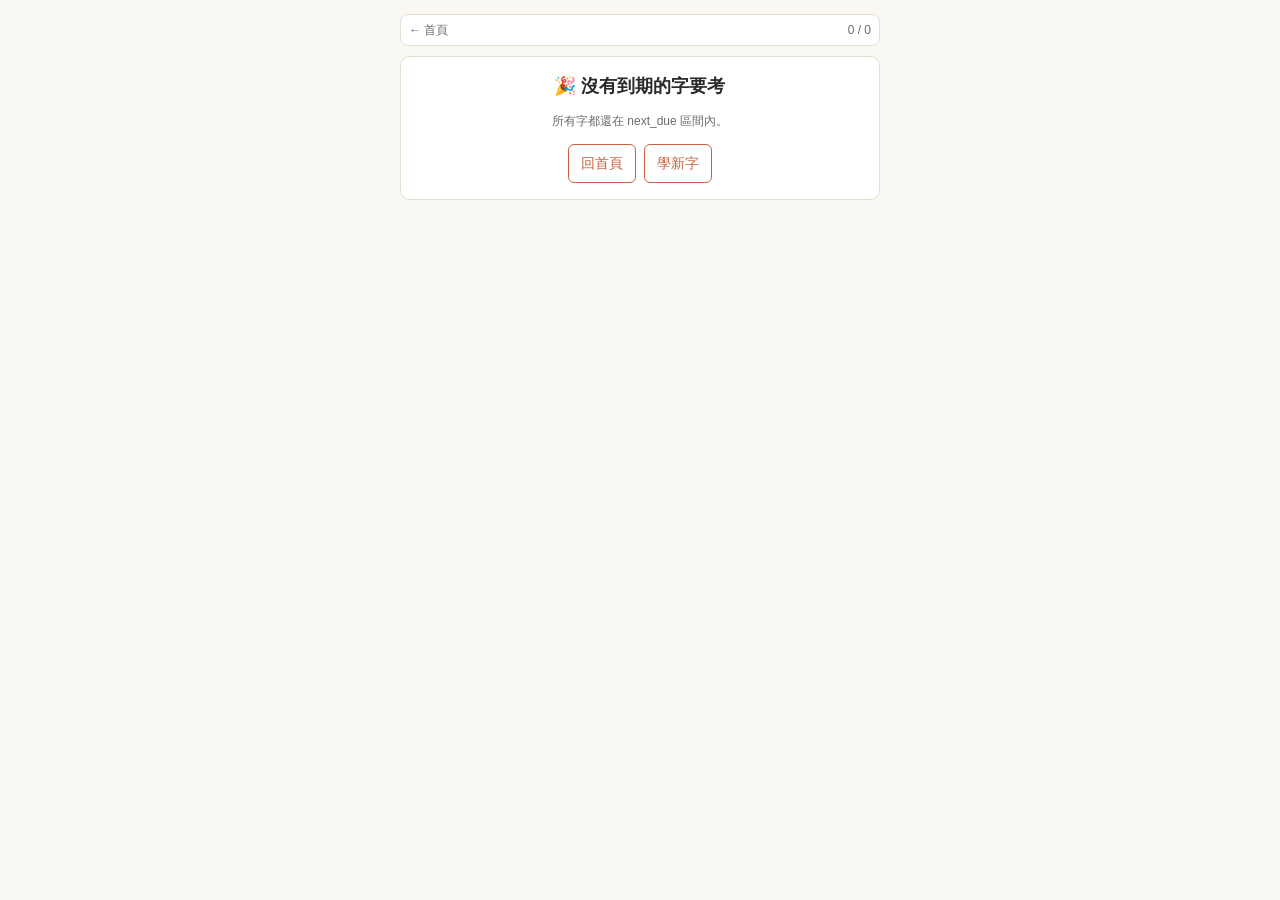
<file: quiz.html>
<!DOCTYPE html>
<html lang="zh-Hant">
<head>
<meta charset="UTF-8">
<meta name="viewport" content="width=device-width, initial-scale=1">
<title>考自己 · 英文</title>
<style>
  :root {
    --bg: #faf8f3; --card: #fff; --ink: #2a2a2a; --muted: #6b6b6b;
    --accent: #c4633f; --accent-soft: #f3dfd4; --border: #e5dfd2;
    --good: #2d7a2d; --good-bg: #d9efd6;
    --bad: #a04a1a; --bad-bg: #ffe6d6;
  }
  * { box-sizing: border-box; }
  body {
    font-family: -apple-system, "Segoe UI", "Noto Sans TC", "Microsoft JhengHei", sans-serif;
    background: var(--bg); color: var(--ink);
    margin: 0; padding: 14px 12px 30px; line-height: 1.5; font-size: 14px;
  }
  .wrap { max-width: 480px; margin: 0 auto; }

  .topbar {
    display: flex; gap: 6px; align-items: center;
    padding: 6px 8px; margin-bottom: 10px;
    background: var(--card); border: 1px solid var(--border); border-radius: 8px;
  }
  .topbar a { color: var(--muted); text-decoration: none; font-size: 12px; }
  .topbar .progress-info { margin-left: auto; font-size: 12px; color: var(--muted); }

  .quiz-card {
    background: var(--card); border: 1px solid var(--border); border-radius: 12px;
    padding: 24px 18px; text-align: center; margin-bottom: 12px;
  }
  .qc-meaning { font-size: 28px; font-weight: 600; }
  .qc-img { font-size: 48px; margin: 12px 0; }
  .qc-pinyin { font-size: 16px; color: var(--muted); }

  .reveal-btn {
    width: 100%; padding: 12px; margin-top: 16px;
    background: var(--accent-soft); color: var(--accent);
    border: 1px solid var(--accent); border-radius: 8px;
    font-size: 14px; font-weight: 600; cursor: pointer; font-family: inherit;
  }
  .reveal-btn:hover { background: var(--accent); color: #fff; }

  .reveal {
    margin-top: 14px; padding: 12px; background: var(--accent-soft);
    border-radius: 8px; display: none;
  }
  .reveal.on { display: block; }
  .reveal .word {
    font-size: 32px; font-weight: 700; display: inline-flex; gap: 6px; align-items: baseline;
  }
  .reveal .chunk {
    border-bottom: 3px solid var(--accent); padding-bottom: 1px; cursor: pointer;
  }
  .reveal .chunk:hover { background: #fff; }
  .reveal .split { font-size: 11px; color: var(--muted); margin-top: 6px; }

  .judge {
    display: flex; gap: 8px; margin-top: 12px;
  }
  .judge button {
    flex: 1; padding: 12px; border-radius: 8px;
    font-size: 14px; font-weight: 600; cursor: pointer; font-family: inherit;
    border: 1px solid var(--border);
  }
  .judge .yes { background: var(--good-bg); color: var(--good); border-color: var(--good); }
  .judge .no  { background: var(--bad-bg);  color: var(--bad);  border-color: var(--bad);  }

  .summary {
    background: var(--card); border: 1px solid var(--border);
    border-radius: 10px; padding: 16px; text-align: center;
  }
  .summary h2 { margin: 0 0 8px; font-size: 18px; }
  .summary .stat { display: flex; justify-content: center; gap: 14px; margin-top: 10px; font-size: 13px; }
  .summary .actions { margin-top: 14px; display: flex; gap: 8px; justify-content: center; }
  .summary .actions a {
    color: var(--accent); text-decoration: none; padding: 8px 12px;
    border: 1px solid var(--accent); border-radius: 6px;
  }
  /* 回到頂部 浮動按鈕 */
  .back-to-top {
    position: fixed; bottom: 20px; left: 16px;
    width: 40px; height: 40px; border: none; border-radius: 50%;
    background: var(--accent); color: #fff; font-size: 20px;
    box-shadow: 0 2px 8px rgba(0,0,0,.2);
    cursor: pointer; z-index: 50;
    opacity: 0; pointer-events: none;
    transition: opacity .2s, transform .15s;
  }
  .back-to-top.show { opacity: .9; pointer-events: auto; }
  .back-to-top:active { transform: scale(0.92); }
</style>
</head>
<body>
<div class="wrap">
  <div class="topbar">
    <a href="index.html">← 首頁</a>
    <span class="progress-info" id="prog">0 / 0</span>
  </div>

  <div id="content"></div>
</div>

<script src="srs.js"></script>
<script>
let rate = 0.6;
let voice = null;
let queue = [];           // 該考的字
let idx = 0;
let stats = { yes: 0, no: 0 };
let revealed = false;
let currentRound;

function pickVoice() {
  const all = speechSynthesis.getVoices();
  const en = all.filter(v => v.lang.startsWith("en"));
  if (en.length === 0) return null;
  const isEnhanced = v => /Enhanced|Premium|增強|高級|Neural|Natural|Siri/i.test(v.name);
  const isFemale = v => /Sangeeta|Samantha|Ava|Allison|Susan|Karen|Tessa|Moira|Fiona|Veena|Zira|Aria|Jenny|Joanna|Salli|Kimberly|Kendra|Ivy|Emma|Amy|Nicole|Olivia|Catherine|Serena|Lana|female|女/i.test(v.name);
  return en.find(x => isEnhanced(x) && isFemale(x)) || en.find(isFemale) || en.find(isEnhanced) || en[0];
}
voice = pickVoice();
if (speechSynthesis.onvoiceschanged !== undefined) {
  speechSynthesis.onvoiceschanged = () => { voice = pickVoice(); };
}

function speak(text) {
  speechSynthesis.cancel();
  const u = new SpeechSynthesisUtterance(text);
  u.lang = "en-US"; u.rate = rate; if (voice) u.voice = voice;
  speechSynthesis.speak(u);
}

async function init() {
  currentRound = SRS.getCurrentRound();
  // 抓所有「該複習」字
  const due = SRS.dueForReview(currentRound);
  if (due.length === 0) {
    document.getElementById("content").innerHTML = `
      <div class="summary">
        <h2>🎉 沒有到期的字要考</h2>
        <p style="color:var(--muted);font-size:12px;">所有字都還在 next_due 區間內。</p>
        <div class="actions">
          <a href="index.html">回首頁</a>
          <a href="lesson.html?mode=frequency">學新字</a>
        </div>
      </div>`;
    return;
  }
  queue = due.slice(0, 20);  // 一次最多 20 字
  idx = 0;
  renderCard();
}

function renderCard() {
  if (idx >= queue.length) return showSummary();
  const w = queue[idx];
  document.getElementById("prog").textContent = `${idx + 1} / ${queue.length}`;
  revealed = false;
  document.getElementById("content").innerHTML = `
    <div class="quiz-card">
      <div class="qc-meaning">${w.mean}</div>
      <div class="qc-img">${w.img || "📦"}</div>
      <div class="qc-pinyin">${w.py || ""}</div>
      <button class="reveal-btn" onclick="revealAnswer()">顯示答案</button>
      <div class="reveal" id="rv"></div>
      <div class="judge" id="judge" style="display:none;">
        <button class="no" onclick="judge(false)">❌ 不會</button>
        <button class="yes" onclick="judge(true)">✅ 會</button>
      </div>
    </div>
    <div style="text-align:center;font-size:11px;color:var(--muted);">
      看到中文+圖+注音,先在心裡想英文 → 才按「顯示答案」 → 評自己
    </div>
  `;
}

function revealAnswer() {
  if (revealed) return;
  revealed = true;
  const w = queue[idx];
  const inner = (w.chunks && w.chunks.length > 1)
    ? w.chunks.map(c => `<span class="chunk" onclick="speak('${c}')">${c}</span>`).join("")
    : `<span>${w.word}</span>`;
  const familyHtml = w.base
    ? `<div style="font-size:13px;color:#d97e54;background:#fef0e6;padding:4px 8px;border-radius:4px;margin-top:8px;cursor:pointer;" onclick="speak('${w.base}')">
         ${w.base} <b style="margin:0 3px;">→</b> ${w.word}${w['family-note'] ? `<span style="color:var(--muted);margin-left:6px;font-size:11px;">${w['family-note']}</span>` : ''}
       </div>`
    : '';
  const homoHtml = w['homophone-note']
    ? `<div style="font-size:12px;color:#8a6d3b;background:#fcf3d4;padding:4px 8px;border-radius:4px;margin-top:6px;border-left:2px solid #d4a72c;text-align:left;">${w['homophone-note']}</div>`
    : '';
  document.getElementById("rv").innerHTML = `
    <div class="word" onclick="speak('${w.word}')">${inner}</div>
    <div class="split">${w.split || ""}</div>
    ${familyHtml}
    ${homoHtml}
  `;
  document.getElementById("rv").classList.add("on");
  document.getElementById("judge").style.display = "flex";
  speak(w.word);
}

function judge(correct) {
  const w = queue[idx];
  if (correct) {
    SRS.knewIt(w.word, currentRound);
    stats.yes += 1;
  } else {
    SRS.forgotIt(w.word, currentRound);
    stats.no += 1;
  }
  idx += 1;
  renderCard();
}

function showSummary() {
  const acc = Math.round(stats.yes / (stats.yes + stats.no) * 100);
  SRS.recordLesson(currentRound, "quiz", queue.map(w => w.word), null);
  document.getElementById("content").innerHTML = `
    <div class="summary">
      <h2>考完了</h2>
      <div class="stat">
        <span>✅ 會:<b>${stats.yes}</b></span>
        <span>❌ 不會:<b>${stats.no}</b></span>
        <span>正確率:<b>${acc}%</b></span>
      </div>
      <p style="font-size:12px;color:var(--muted);margin-top:10px;">
        不會的字 next_due 縮短,會再考你
      </p>
      <div class="actions">
        <a href="index.html">回首頁</a>
        <a href="quiz.html" onclick="location.reload()">再考一輪</a>
      </div>
    </div>
  `;
}

init();

// 回到頂部
window.addEventListener("scroll", () => {
  const btn = document.getElementById("backToTopBtn");
  if (btn) btn.classList.toggle("show", window.scrollY > 300);
}, { passive: true });
</script>
<button class="back-to-top" id="backToTopBtn" onclick="window.scrollTo({top:0,behavior:'smooth'})" title="回到頂部" aria-label="回到頂部">↑</button>
</body>
</html>
</file>
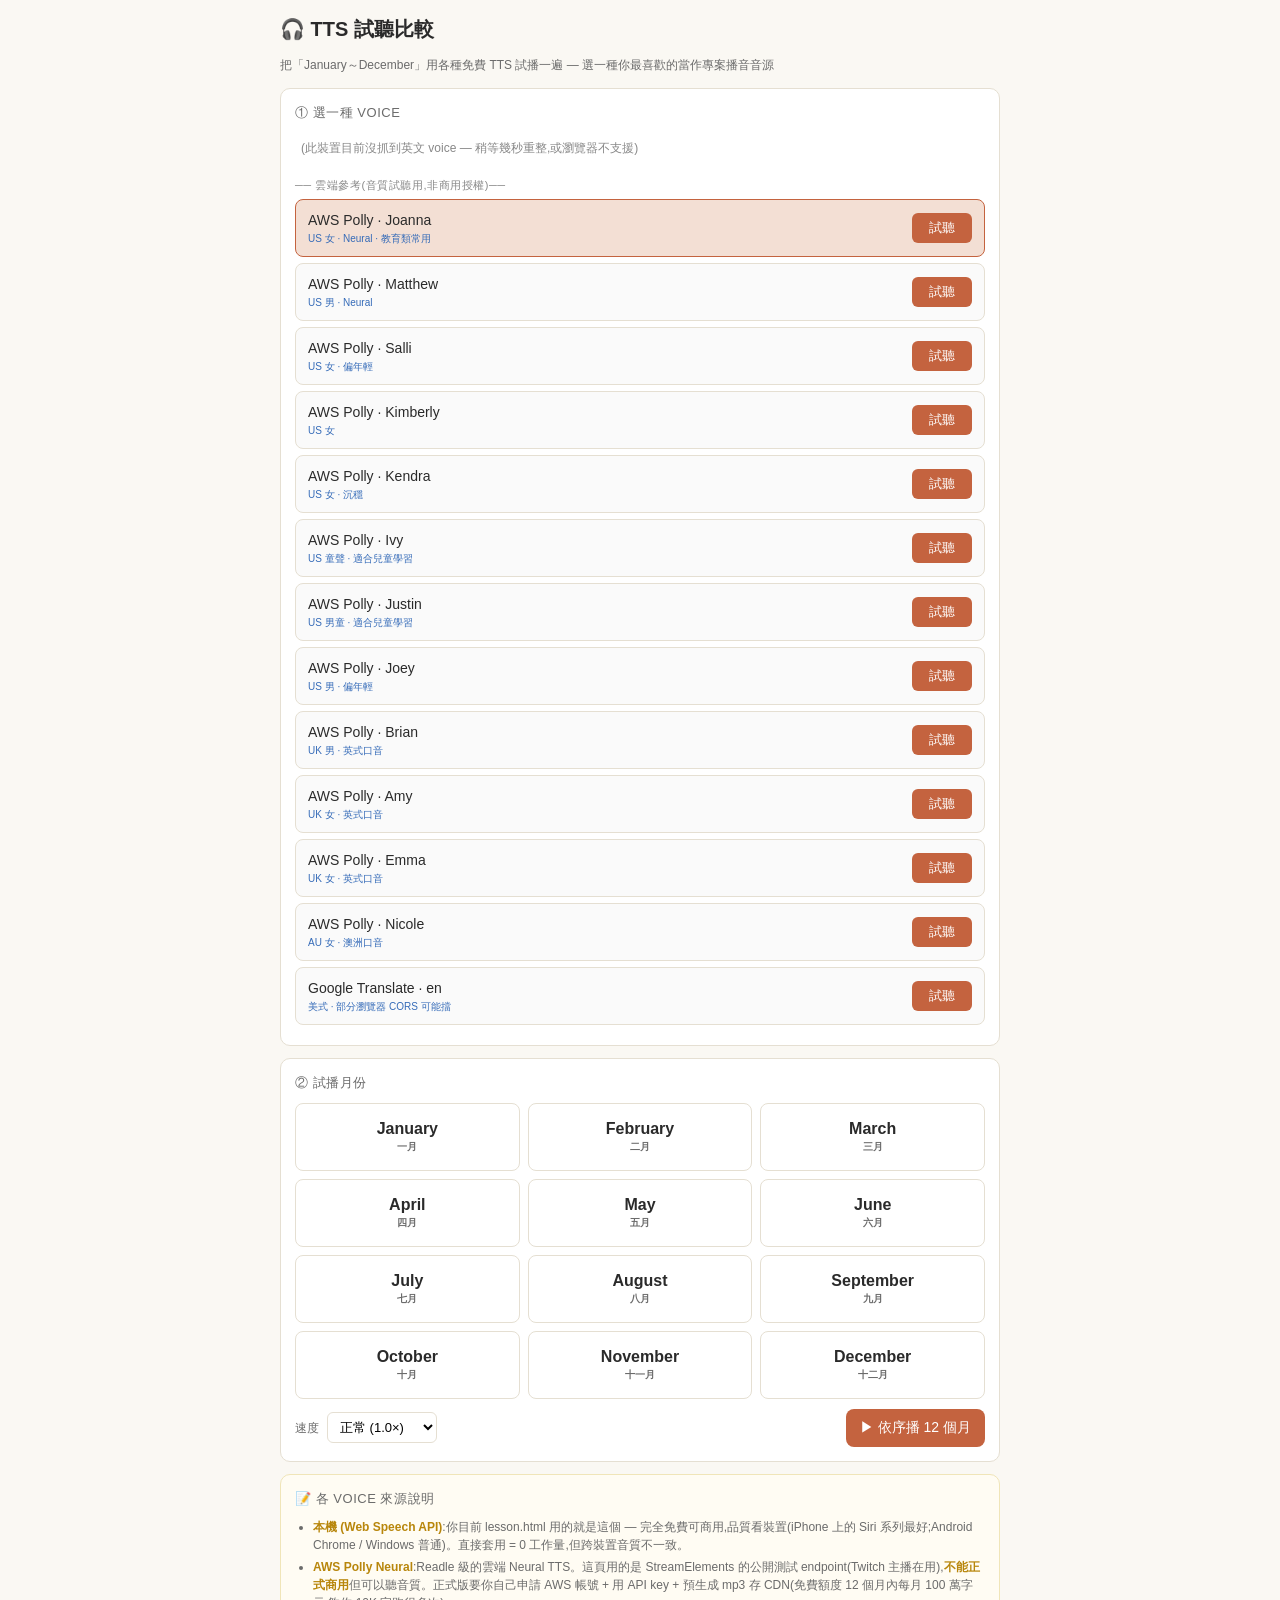
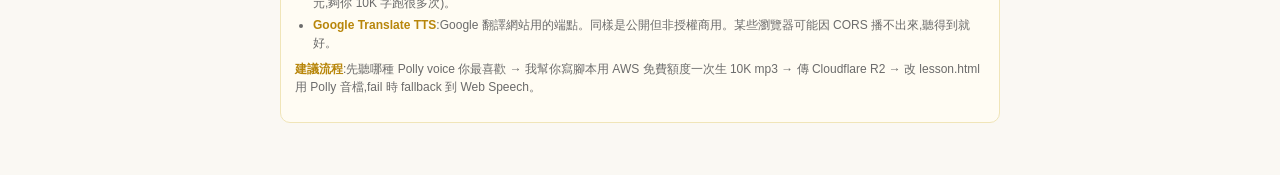
<file: tts-demo.html>
<!DOCTYPE html>
<html lang="zh-Hant">
<head>
<meta charset="UTF-8">
<meta name="viewport" content="width=device-width, initial-scale=1, user-scalable=no">
<title>TTS 試聽比較 — 月份英文</title>
<style>
  :root {
    --bg: #faf8f3; --card: #fff; --ink: #2a2a2a; --muted: #6b6b6b;
    --accent: #c4633f; --accent-soft: #f3dfd4; --border: #e5dfd2;
    --good: #2d7a2d; --warn: #b8860b;
  }
  * { box-sizing: border-box; -webkit-tap-highlight-color: transparent; }
  body {
    font-family: -apple-system, "Segoe UI", "Noto Sans TC", "Microsoft JhengHei", sans-serif;
    background: var(--bg); color: var(--ink);
    margin: 0; padding: 14px 12px 40px; line-height: 1.5; font-size: 15px;
  }
  .wrap { max-width: 720px; margin: 0 auto; }
  h1 { font-size: 20px; margin: 0 0 6px; }
  .sub { font-size: 12px; color: var(--muted); margin-bottom: 14px; }

  .card {
    background: var(--card); border: 1px solid var(--border);
    border-radius: 10px; padding: 14px; margin-bottom: 12px;
  }
  .card h2 {
    font-size: 13px; color: var(--muted); margin: 0 0 10px;
    font-weight: 500; letter-spacing: .04em; text-transform: uppercase;
  }
  .card .badge {
    background: var(--accent-soft); color: var(--accent);
    font-size: 10px; padding: 2px 6px; border-radius: 4px; margin-left: 6px;
    text-transform: none; letter-spacing: 0;
  }
  .card.note { background: #fffcf3; border-color: #f0e5b8; font-size: 13px; }
  .card.note b { color: var(--warn); }

  .voice-row {
    display: flex; align-items: center; gap: 8px;
    padding: 10px 12px; margin-bottom: 6px;
    background: #fafafa; border: 1px solid var(--border); border-radius: 8px;
    cursor: pointer; user-select: none;
  }
  .voice-row.selected { background: var(--accent-soft); border-color: var(--accent); }
  .voice-row .name { flex: 1; font-size: 14px; }
  .voice-row .tag { font-size: 10px; color: var(--muted); }
  .voice-row .tag.cloud { color: #356bb8; }
  .voice-row .tag.warn { color: var(--warn); }
  .voice-row .preview {
    padding: 6px 10px; background: var(--accent); color: #fff;
    border: none; border-radius: 6px; font-size: 13px; cursor: pointer;
    min-width: 60px;
  }
  .voice-row .preview:disabled { background: #ccc; }

  .month-grid {
    display: grid; grid-template-columns: repeat(3, 1fr); gap: 8px;
    margin-top: 4px;
  }
  .month-btn {
    padding: 16px 6px; background: #fff; border: 1px solid var(--border);
    border-radius: 8px; font-size: 16px; font-weight: 600; color: var(--ink);
    cursor: pointer; text-align: center;
    transition: background .15s, transform .1s;
  }
  .month-btn:active { transform: scale(0.96); background: var(--accent-soft); }
  .month-btn.playing { background: var(--accent); color: #fff; border-color: var(--accent); }
  .month-btn .label { font-size: 10px; color: var(--muted); display: block; margin-top: 2px; }
  .month-btn.playing .label { color: #fff8; }

  .controls { display: flex; gap: 8px; align-items: center; margin-top: 10px; flex-wrap: wrap; }
  .controls label { font-size: 12px; color: var(--muted); }
  .rate-select {
    padding: 6px 8px; border: 1px solid var(--border); border-radius: 6px;
    background: #fff; font-size: 13px;
  }
  .btn-all {
    padding: 10px 14px; background: var(--accent); color: #fff;
    border: none; border-radius: 8px; font-size: 14px; cursor: pointer;
    margin-left: auto;
  }
  .btn-all:active { opacity: .8; }

  .legend { font-size: 12px; color: var(--muted); margin-top: 4px; }
  .legend ul { padding-left: 18px; margin: 6px 0; }
  .legend li { margin-bottom: 4px; }
  .ok { color: var(--good); }
  .meh { color: var(--warn); }
</style>
</head>
<body>
<div class="wrap">

<h1>🎧 TTS 試聽比較</h1>
<p class="sub">把「January～December」用各種免費 TTS 試播一遍 — 選一種你最喜歡的當作專案播音音源</p>

<div class="card">
  <h2>① 選一種 voice</h2>
  <div id="voice-list"></div>
</div>

<div class="card">
  <h2>② 試播月份</h2>
  <div class="month-grid" id="months"></div>
  <div class="controls">
    <label>速度</label>
    <select class="rate-select" id="rate">
      <option value="0.75">慢 (0.75×)</option>
      <option value="0.9">微慢 (0.9×)</option>
      <option value="1" selected>正常 (1.0×)</option>
      <option value="1.15">微快 (1.15×)</option>
    </select>
    <button class="btn-all" onclick="playAll()">▶ 依序播 12 個月</button>
  </div>
</div>

<div class="card note">
  <h2>📝 各 voice 來源說明</h2>
  <div class="legend">
    <ul>
      <li><b class="ok">本機 (Web Speech API)</b>:你目前 lesson.html 用的就是這個 — 完全免費可商用,品質看裝置(iPhone 上的 Siri 系列最好;Android Chrome / Windows 普通)。直接套用 = 0 工作量,但跨裝置音質不一致。</li>
      <li><b>AWS Polly Neural</b>:Readle 級的雲端 Neural TTS。這頁用的是 StreamElements 的公開測試 endpoint(Twitch 主播在用),<b class="meh">不能正式商用</b>但可以聽音質。正式版要你自己申請 AWS 帳號 + 用 API key + 預生成 mp3 存 CDN(免費額度 12 個月內每月 100 萬字元,夠你 10K 字跑很多次)。</li>
      <li><b>Google Translate TTS</b>:Google 翻譯網站用的端點。同樣是公開但非授權商用。某些瀏覽器可能因 CORS 播不出來,聽得到就好。</li>
    </ul>
    <p style="margin-top:8px;"><b>建議流程</b>:先聽哪種 Polly voice 你最喜歡 → 我幫你寫腳本用 AWS 免費額度一次生 10K mp3 → 傳 Cloudflare R2 → 改 lesson.html 用 Polly 音檔,fail 時 fallback 到 Web Speech。</p>
  </div>
</div>

</div>

<script>
const MONTHS = [
  ['January','一月'],['February','二月'],['March','三月'],['April','四月'],
  ['May','五月'],['June','六月'],['July','七月'],['August','八月'],
  ['September','九月'],['October','十月'],['November','十一月'],['December','十二月']
];

// Polly voices available via StreamElements public endpoint
const CLOUD_VOICES = [
  { id: 'se-Joanna',   label: 'AWS Polly · Joanna',   detail: 'US 女 · Neural · 教育類常用',      source: 'streamelements', voice: 'Joanna' },
  { id: 'se-Matthew',  label: 'AWS Polly · Matthew',  detail: 'US 男 · Neural',                   source: 'streamelements', voice: 'Matthew' },
  { id: 'se-Salli',    label: 'AWS Polly · Salli',    detail: 'US 女 · 偏年輕',                   source: 'streamelements', voice: 'Salli' },
  { id: 'se-Kimberly', label: 'AWS Polly · Kimberly', detail: 'US 女',                            source: 'streamelements', voice: 'Kimberly' },
  { id: 'se-Kendra',   label: 'AWS Polly · Kendra',   detail: 'US 女 · 沉穩',                     source: 'streamelements', voice: 'Kendra' },
  { id: 'se-Ivy',      label: 'AWS Polly · Ivy',      detail: 'US 童聲 · 適合兒童學習',           source: 'streamelements', voice: 'Ivy' },
  { id: 'se-Justin',   label: 'AWS Polly · Justin',   detail: 'US 男童 · 適合兒童學習',           source: 'streamelements', voice: 'Justin' },
  { id: 'se-Joey',     label: 'AWS Polly · Joey',     detail: 'US 男 · 偏年輕',                   source: 'streamelements', voice: 'Joey' },
  { id: 'se-Brian',    label: 'AWS Polly · Brian',    detail: 'UK 男 · 英式口音',                 source: 'streamelements', voice: 'Brian' },
  { id: 'se-Amy',      label: 'AWS Polly · Amy',      detail: 'UK 女 · 英式口音',                 source: 'streamelements', voice: 'Amy' },
  { id: 'se-Emma',     label: 'AWS Polly · Emma',     detail: 'UK 女 · 英式口音',                 source: 'streamelements', voice: 'Emma' },
  { id: 'se-Nicole',   label: 'AWS Polly · Nicole',   detail: 'AU 女 · 澳洲口音',                 source: 'streamelements', voice: 'Nicole' },
  { id: 'gt-en',       label: 'Google Translate · en',detail: '美式 · 部分瀏覽器 CORS 可能擋',    source: 'gtranslate',     voice: 'en' },
];

let selectedVoice = null;
let currentAudio = null;

function rateVal() { return parseFloat(document.getElementById('rate').value); }

function getBrowserVoices() {
  const all = window.speechSynthesis ? speechSynthesis.getVoices() : [];
  return all.filter(v => v.lang && v.lang.toLowerCase().startsWith('en'));
}

function renderVoiceList() {
  const list = document.getElementById('voice-list');
  list.innerHTML = '';

  // Browser voices first
  const browserVoices = getBrowserVoices();
  if (browserVoices.length > 0) {
    const header = document.createElement('div');
    header.style.cssText = 'font-size:11px;color:#888;margin:4px 0 6px;letter-spacing:.05em;';
    header.textContent = '── 本機系統 voice(Web Speech API,免費可商用)──';
    list.appendChild(header);

    browserVoices.forEach(v => addVoiceRow({
      id: 'browser-' + v.name,
      label: v.name,
      detail: `${v.lang}${v.localService ? ' · 離線' : ' · 雲端'}${/Enhanced|Premium|Natural|Neural|Siri/i.test(v.name) ? ' · ⭐ 高品質' : ''}`,
      source: 'browser',
      browserVoice: v,
      tagClass: ''
    }));
  } else {
    const empty = document.createElement('div');
    empty.style.cssText = 'font-size:12px;color:#888;padding:6px;';
    empty.textContent = '(此裝置目前沒抓到英文 voice — 稍等幾秒重整,或瀏覽器不支援)';
    list.appendChild(empty);
  }

  // Cloud reference voices
  const header2 = document.createElement('div');
  header2.style.cssText = 'font-size:11px;color:#888;margin:14px 0 6px;letter-spacing:.05em;';
  header2.textContent = '── 雲端參考(音質試聽用,非商用授權)──';
  list.appendChild(header2);

  CLOUD_VOICES.forEach(v => addVoiceRow({ ...v, tagClass: 'cloud' }));

  // Auto-select first browser voice
  if (browserVoices.length > 0) selectVoice('browser-' + browserVoices[0].name);
  else if (CLOUD_VOICES.length) selectVoice(CLOUD_VOICES[0].id);
}

function addVoiceRow(v) {
  const row = document.createElement('div');
  row.className = 'voice-row';
  row.dataset.id = v.id;
  row.innerHTML = `
    <div style="flex:1;">
      <div class="name">${v.label}</div>
      <div class="tag ${v.tagClass}">${v.detail || ''}</div>
    </div>
    <button class="preview">試聽</button>
  `;
  row.addEventListener('click', (e) => {
    if (e.target.classList.contains('preview')) return;
    selectVoice(v.id);
  });
  row.querySelector('.preview').addEventListener('click', (e) => {
    e.stopPropagation();
    selectVoice(v.id);
    play('January');
  });
  // Store the resolved voice
  row._voice = v;
  document.getElementById('voice-list').appendChild(row);
}

function selectVoice(id) {
  document.querySelectorAll('.voice-row').forEach(r => r.classList.toggle('selected', r.dataset.id === id));
  const row = document.querySelector(`.voice-row[data-id="${CSS.escape(id)}"]`);
  if (row) selectedVoice = row._voice;
}

function stopAll() {
  if (window.speechSynthesis) speechSynthesis.cancel();
  if (currentAudio) { try { currentAudio.pause(); currentAudio.src = ''; } catch(e){} currentAudio = null; }
  document.querySelectorAll('.month-btn.playing').forEach(b => b.classList.remove('playing'));
}

function play(text, btn, onEnd) {
  stopAll();
  if (btn) btn.classList.add('playing');
  const v = selectedVoice;
  if (!v) { alert('請先選一個 voice'); return; }
  const done = () => { if (btn) btn.classList.remove('playing'); onEnd && onEnd(); };

  if (v.source === 'browser') {
    const u = new SpeechSynthesisUtterance(text);
    u.voice = v.browserVoice;
    u.lang = v.browserVoice.lang;
    u.rate = rateVal();
    u.onend = done;
    u.onerror = done;
    speechSynthesis.speak(u);
  } else if (v.source === 'streamelements') {
    const url = `https://api.streamelements.com/kappa/v2/speech?voice=${encodeURIComponent(v.voice)}&text=${encodeURIComponent(text)}`;
    const a = new Audio(url);
    a.playbackRate = rateVal();
    a.preservesPitch = true;
    a.onended = done;
    a.onerror = () => { done(); alert('播放失敗 — 此 endpoint 可能暫時封鎖,試其他 voice'); };
    currentAudio = a;
    a.play().catch(err => { done(); alert('播放失敗: ' + err.message); });
  } else if (v.source === 'gtranslate') {
    const url = `https://translate.google.com/translate_tts?ie=UTF-8&q=${encodeURIComponent(text)}&tl=${v.voice}&client=tw-ob`;
    const a = new Audio(url);
    a.playbackRate = rateVal();
    a.preservesPitch = true;
    a.onended = done;
    a.onerror = () => { done(); alert('Google Translate TTS 在此瀏覽器無法播放(CORS 擋)— 試 Polly 或本機 voice'); };
    currentAudio = a;
    a.play().catch(err => { done(); alert('播放失敗: ' + err.message); });
  }
}

function renderMonths() {
  const grid = document.getElementById('months');
  MONTHS.forEach(([en, zh]) => {
    const btn = document.createElement('button');
    btn.className = 'month-btn';
    btn.innerHTML = `${en}<span class="label">${zh}</span>`;
    btn.addEventListener('click', () => play(en, btn));
    grid.appendChild(btn);
  });
}

function playAll() {
  stopAll();
  const btns = Array.from(document.querySelectorAll('.month-btn'));
  let i = 0;
  function next() {
    if (i >= btns.length) return;
    const b = btns[i++];
    const text = b.firstChild.textContent;
    play(text, b, next);
  }
  next();
}

renderMonths();
renderVoiceList();
if (window.speechSynthesis && speechSynthesis.onvoiceschanged !== undefined) {
  speechSynthesis.onvoiceschanged = renderVoiceList;
}
</script>
</body>
</html>
</file>
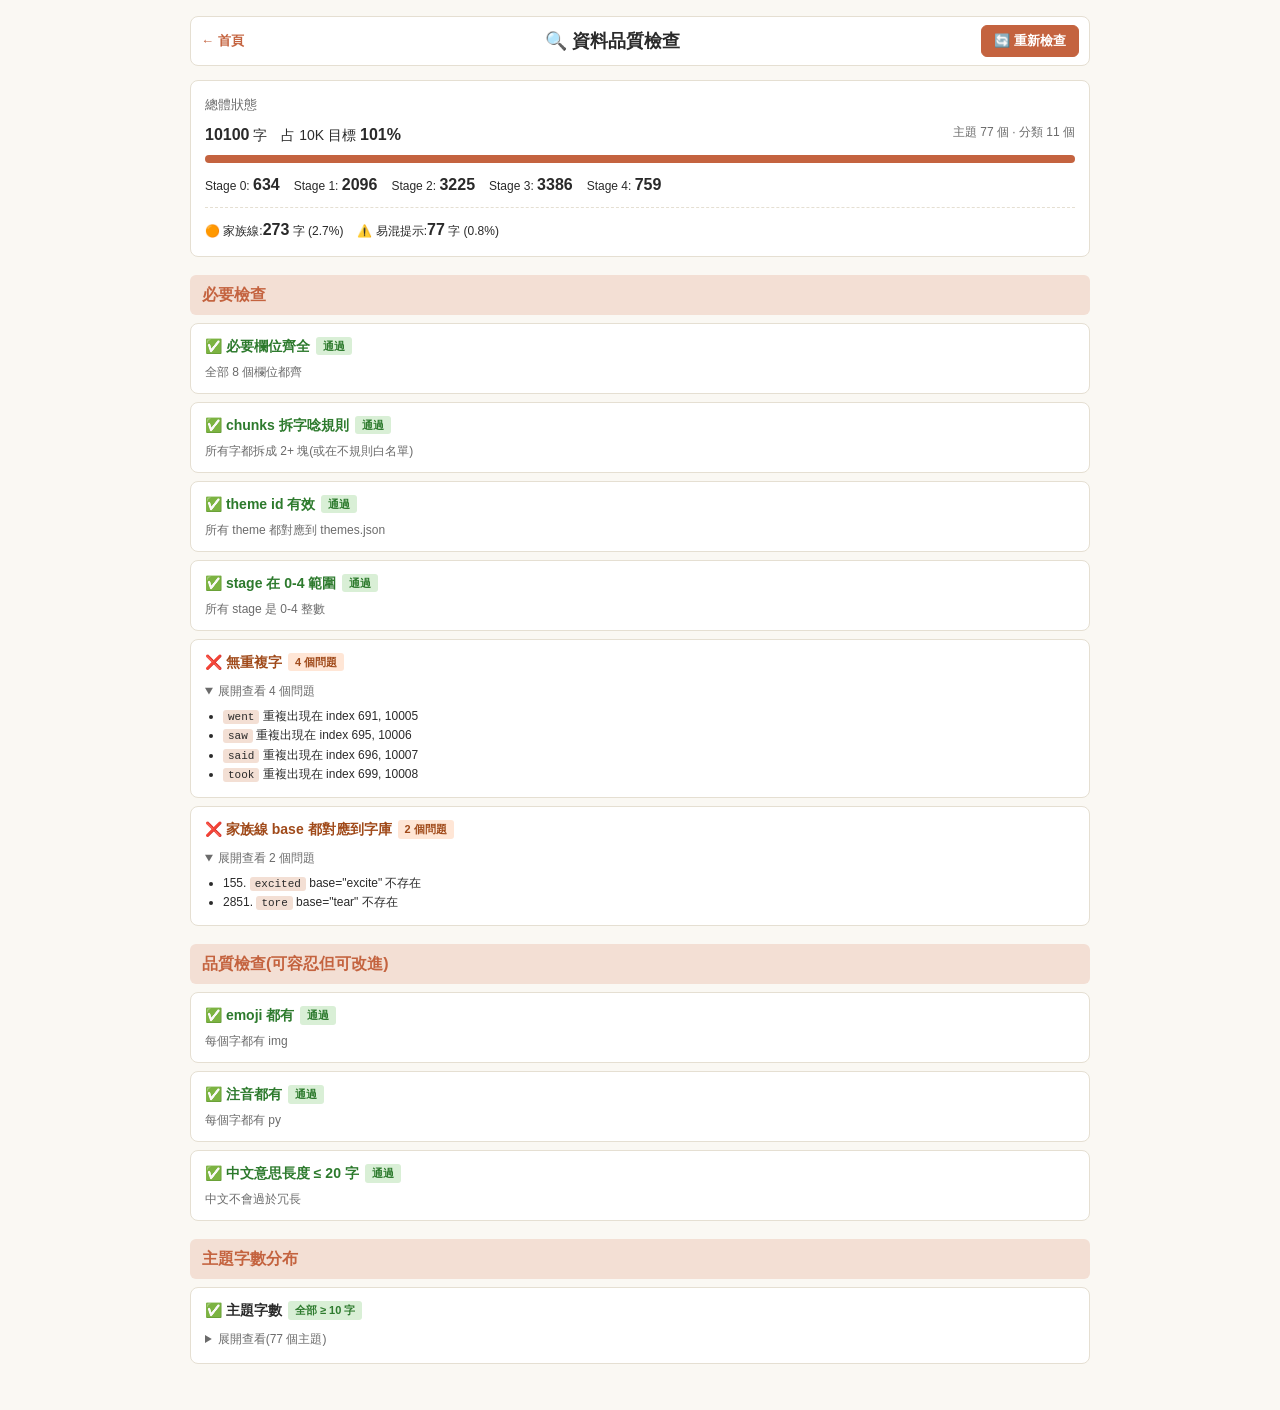
<file: validate.html>
<!DOCTYPE html>
<html lang="zh-Hant">
<head>
<meta charset="UTF-8">
<meta name="viewport" content="width=device-width, initial-scale=1">
<title>資料品質檢查 · English Lessons</title>
<style>
  :root {
    --bg: #faf8f3; --card: #fff; --ink: #2a2a2a; --muted: #6b6b6b;
    --accent: #c4633f; --accent-soft: #f3dfd4; --border: #e5dfd2;
    --good: #2d7a2d; --good-bg: #d9efd6;
    --bad: #a04a1a; --bad-bg: #ffe6d6;
    --warn: #c17900; --warn-bg: #fff8e1;
  }
  * { box-sizing: border-box; }
  body {
    font-family: -apple-system, "Segoe UI", "Noto Sans TC", "Microsoft JhengHei", sans-serif;
    background: var(--bg); color: var(--ink);
    margin: 0; padding: 16px 14px 40px; line-height: 1.5; font-size: 14px;
  }
  .wrap { max-width: 900px; margin: 0 auto; }
  .topbar {
    display: flex; gap: 8px; align-items: center;
    padding: 8px 10px; margin-bottom: 14px;
    background: var(--card); border: 1px solid var(--border); border-radius: 8px;
  }
  .topbar a { color: var(--accent); text-decoration: none; font-size: 13px; font-weight: 600; }
  .topbar h1 { margin: 0; font-size: 18px; flex: 1; text-align: center; }
  .topbar button {
    font-size: 13px; padding: 6px 12px; border-radius: 6px;
    border: 1px solid var(--accent); background: var(--accent); color: #fff;
    cursor: pointer; font-family: inherit; font-weight: 600;
  }

  h2 { font-size: 16px; margin: 18px 0 8px; padding: 8px 12px; background: var(--accent-soft); color: var(--accent); border-radius: 6px; }

  .summary-card {
    background: var(--card); border: 1px solid var(--border);
    border-radius: 8px; padding: 14px; margin-bottom: 10px;
  }
  .stats { display: flex; gap: 14px; flex-wrap: wrap; font-size: 14px; margin-top: 8px; }
  .stats b { font-size: 16px; }

  .check {
    background: var(--card); border: 1px solid var(--border);
    border-radius: 8px; padding: 12px 14px; margin-bottom: 8px;
  }
  .check h3 { margin: 0 0 6px; font-size: 14px; display: flex; align-items: center; gap: 6px; }
  .check.pass h3 { color: var(--good); }
  .check.fail h3 { color: var(--bad); }
  .check.warn h3 { color: var(--warn); }
  .badge {
    font-size: 11px; padding: 1px 7px; border-radius: 3px; font-weight: 700;
  }
  .badge.pass { background: var(--good-bg); color: var(--good); }
  .badge.fail { background: var(--bad-bg); color: var(--bad); }
  .badge.warn { background: var(--warn-bg); color: var(--warn); }

  details { margin-top: 6px; }
  details summary { cursor: pointer; font-size: 12px; color: var(--muted); padding: 3px 0; }
  details ul { margin: 4px 0 0 18px; padding: 0; font-size: 12px; line-height: 1.6; }
  details code { background: #f3dfd4; padding: 1px 5px; border-radius: 3px; font-size: 11px; }

  .theme-table { width: 100%; border-collapse: collapse; font-size: 12px; margin-top: 6px; }
  .theme-table th, .theme-table td { padding: 4px 8px; text-align: left; border-bottom: 1px solid var(--border); }
  .theme-table th { background: var(--accent-soft); color: var(--accent); }
  .theme-table .low { color: var(--bad); }
  .theme-table .ok { color: var(--good); }

  .loading { text-align: center; color: var(--muted); padding: 40px; }
  /* 回到頂部 浮動按鈕 */
  .back-to-top {
    position: fixed; bottom: 20px; left: 16px;
    width: 40px; height: 40px; border: none; border-radius: 50%;
    background: var(--accent); color: #fff; font-size: 20px;
    box-shadow: 0 2px 8px rgba(0,0,0,.2);
    cursor: pointer; z-index: 50;
    opacity: 0; pointer-events: none;
    transition: opacity .2s, transform .15s;
  }
  .back-to-top.show { opacity: .9; pointer-events: auto; }
  .back-to-top:active { transform: scale(0.92); }
</style>
</head>
<body>
<div class="wrap">
  <div class="topbar">
    <a href="index.html">← 首頁</a>
    <h1>🔍 資料品質檢查</h1>
    <button onclick="location.reload()">🔄 重新檢查</button>
  </div>

  <div id="content"><div class="loading">載入並檢查中…</div></div>
</div>

<script>
// ── 真的不規則字(允許單塊 chunks)──────────────────────
// 跟 full_audit.py 同步
const TRULY_IRREGULAR = new Set([
  "a","I","an","as","at","be","by","do","go","he","if","in","is","it",
  "me","my","no","of","on","or","so","to","up","us","we","am","off","out",
  "one","two","eight","ice","eye","ear","arm","egg","our","hour","knee","knight",
  "know","knife","knew","knock","knot","wrong","wrap","wrote","write","answer",
  "the","you","she","his","her","him","its","was","are","for","not","but","all",
  "can","had","has","did","old","earth","eat"
]);

async function run() {
  const [vocabRes, themesRes] = await Promise.all([
    fetch("vocab.json"), fetch("themes.json")
  ]);
  const vocab = await vocabRes.json();
  const themes = await themesRes.json();
  const words = vocab.words;
  const themeIds = new Set(themes.themes.map(t => t.id));
  const themeFreqByStage = {};
  themes.themes.forEach(t => { if (!themeFreqByStage[t.stage]) themeFreqByStage[t.stage] = []; themeFreqByStage[t.stage].push(t); });

  const results = [];

  // ── 1. 總計 ──────────────────────────────────────────
  const total = words.length;
  const target10K = 10000;
  const pctOf10K = Math.round(total / target10K * 100);

  // ── 2. 必要欄位齊全 ──────────────────────────────────
  const REQ = ["word","mean","img","chunks","py","split","theme","stage"];
  const missingFields = [];
  words.forEach((w, i) => {
    const missing = REQ.filter(k => !(k in w) || w[k] === undefined || w[k] === "");
    if (missing.length > 0) missingFields.push({ idx: i, word: w.word || "(無)", missing });
  });

  // ── 3. chunks 規則 ───────────────────────────────────
  const badChunks = [];
  words.forEach((w, i) => {
    if (!Array.isArray(w.chunks) || w.chunks.length === 0) {
      badChunks.push({ idx: i, word: w.word, reason: "chunks 為空或非陣列" });
    } else if (w.chunks.length === 1 && !TRULY_IRREGULAR.has(w.word)) {
      badChunks.push({ idx: i, word: w.word, reason: "單塊但不在不規則白名單" });
    }
  });

  // ── 4. theme 有效 ────────────────────────────────────
  const invalidThemes = [];
  words.forEach((w, i) => {
    if (!themeIds.has(w.theme)) invalidThemes.push({ idx: i, word: w.word, theme: w.theme });
  });

  // ── 5. stage 0-4 ────────────────────────────────────
  const invalidStages = [];
  words.forEach((w, i) => {
    if (typeof w.stage !== "number" || w.stage < 0 || w.stage > 4 || !Number.isInteger(w.stage)) {
      invalidStages.push({ idx: i, word: w.word, stage: w.stage });
    }
  });

  // ── 6. 重複字 ────────────────────────────────────────
  const seenWords = {};
  const duplicates = [];
  words.forEach((w, i) => {
    if (seenWords[w.word]) duplicates.push({ word: w.word, indices: [seenWords[w.word], i] });
    else seenWords[w.word] = i;
  });

  // ── 7. emoji 空白 / 中文太長 ─────────────────────────
  const emojiIssues = [];
  const longMeanings = [];
  words.forEach((w, i) => {
    if (!w.img || w.img.trim() === "") emojiIssues.push({ idx: i, word: w.word, issue: "img 空白" });
    // 閾值放寬至 20(多義字/專有名詞解釋常超過 10)
    if (w.mean && w.mean.length > 20) longMeanings.push({ idx: i, word: w.word, mean: w.mean, len: w.mean.length });
  });

  // ── 7b. 家族線 + 易混提示覆蓋率 ──────────────────────
  const withBase = words.filter(w => w.base).length;
  const withHomo = words.filter(w => w['homophone-note']).length;
  const baseOrphan = words.filter(w => w.base && !words.some(x => x.word === w.base)).map(w => ({
    idx: words.indexOf(w), word: w.word, base: w.base
  }));

  // ── 8. 注音空白 ──────────────────────────────────────
  const pyIssues = [];
  words.forEach((w, i) => {
    if (!w.py || w.py.trim() === "") pyIssues.push({ idx: i, word: w.word });
  });

  // ── 9. 各主題字數分布 ────────────────────────────────
  const themeCount = {};
  themes.themes.forEach(t => themeCount[t.id] = { name: t.name, icon: t.icon, stage: t.stage, count: 0 });
  words.forEach(w => {
    if (themeCount[w.theme]) themeCount[w.theme].count += 1;
    if (w.tags) w.tags.forEach(t => { if (themeCount[t]) themeCount[t].count += 1; });
  });
  const themeRows = Object.entries(themeCount).sort((a,b) => a[1].stage - b[1].stage || b[1].count - a[1].count);
  const lowThemes = themeRows.filter(([, t]) => t.count < 10);

  // ── 10. 各 stage 字數分布 ─────────────────────────────
  const stageCount = { 0:0, 1:0, 2:0, 3:0, 4:0 };
  words.forEach(w => { if (stageCount[w.stage] !== undefined) stageCount[w.stage] += 1; });

  // ── 渲染 ─────────────────────────────────────────────
  let html = `
    <div class="summary-card">
      <div style="font-size:13px;color:var(--muted);">總體狀態</div>
      <div class="stats">
        <span><b>${total}</b> 字</span>
        <span>占 10K 目標 <b>${pctOf10K}%</b></span>
        <span style="margin-left:auto;font-size:12px;color:var(--muted);">主題 ${themes.themes.length} 個 · 分類 ${themes.categories.length} 個</span>
      </div>
      <div style="height:8px;background:var(--border);border-radius:4px;overflow:hidden;margin-top:8px;">
        <div style="width:${Math.min(100, pctOf10K)}%;height:100%;background:var(--accent);"></div>
      </div>
      <div class="stats" style="margin-top:10px;font-size:12px;">
        ${[0,1,2,3,4].map(s => `<span>Stage ${s}: <b>${stageCount[s]}</b></span>`).join("")}
      </div>
      <div class="stats" style="margin-top:10px;font-size:12px;border-top:1px dashed var(--border);padding-top:10px;">
        <span>🟠 家族線:<b>${withBase}</b> 字 (${(withBase/total*100).toFixed(1)}%)</span>
        <span>⚠️ 易混提示:<b>${withHomo}</b> 字 (${(withHomo/total*100).toFixed(1)}%)</span>
      </div>
    </div>
  `;

  html += `<h2>必要檢查</h2>`;
  html += checkCard("必要欄位齊全", missingFields, "全部 8 個欄位都齊", items => items.map(x =>
    `${x.idx}. <code>${x.word}</code> 缺:${x.missing.join(", ")}`
  ));

  html += checkCard("chunks 拆字唸規則", badChunks, "所有字都拆成 2+ 塊(或在不規則白名單)", items => items.map(x =>
    `${x.idx}. <code>${x.word}</code> — ${x.reason}`
  ));

  html += checkCard("theme id 有效", invalidThemes, "所有 theme 都對應到 themes.json", items => items.map(x =>
    `${x.idx}. <code>${x.word}</code> theme="${x.theme}" 不存在`
  ));

  html += checkCard("stage 在 0-4 範圍", invalidStages, "所有 stage 是 0-4 整數", items => items.map(x =>
    `${x.idx}. <code>${x.word}</code> stage=${x.stage}`
  ));

  html += checkCard("無重複字", duplicates, "每個字只出現一次", items => items.map(x =>
    `<code>${x.word}</code> 重複出現在 index ${x.indices.join(", ")}`
  ));

  html += checkCard("家族線 base 都對應到字庫", baseOrphan, "所有家族線 base 都存在", items => items.map(x =>
    `${x.idx}. <code>${x.word}</code> base="${x.base}" 不存在`
  ));

  html += `<h2>品質檢查(可容忍但可改進)</h2>`;
  html += checkCard("emoji 都有", emojiIssues, "每個字都有 img", items => items.map(x => `${x.idx}. <code>${x.word}</code> — ${x.issue}`), "warn");
  html += checkCard("注音都有", pyIssues, "每個字都有 py", items => items.map(x => `${x.idx}. <code>${x.word}</code>`), "warn");
  html += checkCard("中文意思長度 ≤ 20 字", longMeanings, "中文不會過於冗長", items => items.map(x => `${x.idx}. <code>${x.word}</code> mean="${x.mean}" (${x.len} 字)`), "warn");

  html += `<h2>主題字數分布</h2>`;
  html += `<div class="check">
    <h3>${lowThemes.length === 0 ? "✅" : "⚠️"} 主題字數 <span class="badge ${lowThemes.length === 0 ? 'pass' : 'warn'}">${lowThemes.length === 0 ? "全部 ≥ 10 字" : `${lowThemes.length} 個主題 < 10 字`}</span></h3>
    <details ${lowThemes.length > 0 ? "open" : ""}>
      <summary>展開查看(${themeRows.length} 個主題)</summary>
      <table class="theme-table">
        <tr><th>Stage</th><th>主題</th><th>字數</th><th>狀態</th></tr>
        ${themeRows.map(([id, t]) => {
          const status = t.count === 0 ? '空' : t.count < 10 ? '<10' : t.count < 30 ? '稀疏' : t.count < 80 ? '正常' : '充實';
          const cls = t.count < 10 ? 'low' : 'ok';
          return `<tr><td>S${t.stage}</td><td>${t.icon} ${t.name}</td><td class="${cls}"><b>${t.count}</b></td><td>${status}</td></tr>`;
        }).join("")}
      </table>
    </details>
  </div>`;

  document.getElementById("content").innerHTML = html;
}

function checkCard(title, issues, passMsg, formatter, level = "fail") {
  const isPass = issues.length === 0;
  const cls = isPass ? "pass" : level;
  const badgeText = isPass ? "通過" : `${issues.length} 個問題`;
  return `
    <div class="check ${cls}">
      <h3>${isPass ? "✅" : level === "warn" ? "⚠️" : "❌"} ${title} <span class="badge ${cls}">${badgeText}</span></h3>
      <div style="font-size:12px;color:var(--muted);">${isPass ? passMsg : ""}</div>
      ${issues.length > 0 ? `
        <details ${level === "fail" ? "open" : ""}>
          <summary>展開查看 ${issues.length} 個問題</summary>
          <ul>
            ${formatter(issues.slice(0, 50)).map(s => `<li>${s}</li>`).join("")}
            ${issues.length > 50 ? `<li style="color:var(--muted);">... 還有 ${issues.length - 50} 個未顯示</li>` : ""}
          </ul>
        </details>
      ` : ""}
    </div>
  `;
}

run().catch(e => {
  document.getElementById("content").innerHTML = `<div class="check fail"><h3>❌ 載入失敗</h3><p>${e.message}</p></div>`;
});

// 回到頂部
window.addEventListener("scroll", () => {
  const btn = document.getElementById("backToTopBtn");
  if (btn) btn.classList.toggle("show", window.scrollY > 300);
}, { passive: true });
</script>
<button class="back-to-top" id="backToTopBtn" onclick="window.scrollTo({top:0,behavior:'smooth'})" title="回到頂部" aria-label="回到頂部">↑</button>
</body>
</html>
</file>
<file: drone-sop/css/style.css>
/* 高雄機場無人機 SOP */
:root{--bg:#f4f6fa;--panel:#fff;--ink:#111827;--muted:#5b6472;--line:#d7dee8;--blue:#0b3a75;--blue2:#edf5ff;--green:#0c5a31;--green2:#eef8f2;--red:#c1121f;--red2:#fff3f3;--yellow:#fff6c8}*{box-sizing:border-box}html{scroll-behavior:smooth}body{margin:0;background:var(--bg);color:var(--ink);font-family:"Noto Sans TC","Microsoft JhengHei","PingFang TC",Arial,sans-serif;font-size:13px;line-height:1.55}a{color:#0756b8;text-underline-offset:3px}.layout{max-width:980px;margin:0 auto;padding:12px}.hero,.section{background:var(--panel);border:1px solid var(--line);border-radius:14px;margin-bottom:12px;overflow:hidden;box-shadow:0 6px 20px rgba(15,23,42,.07)}.hero{padding:14px 16px;background:linear-gradient(135deg,#10233f,#0b3a75);color:#fff}.hero h1{margin:0;font-size:24px;letter-spacing:.04em}.hero p{margin:6px 0 0;color:#dbeafe}.nav{display:flex;flex-wrap:wrap;gap:6px;margin-top:10px}.nav a{display:inline-block;color:#fff;text-decoration:none;border:1px solid rgba(255,255,255,.28);border-radius:999px;padding:6px 10px;font-weight:900}.head{display:flex;justify-content:space-between;gap:12px;align-items:center;color:#fff;padding:11px 14px}.head.blue{background:var(--blue)}.head.green{background:var(--green)}.head.dark{background:#111827}.head h2{margin:0;font-size:20px;letter-spacing:.05em}.time{background:var(--yellow);color:#111827;border-radius:9px;padding:7px 10px;font-weight:900;font-size:12px}.body{padding:12px 14px}.grid2{display:grid;grid-template-columns:1fr 1fr;gap:9px}.grid3{display:grid;grid-template-columns:repeat(3,1fr);gap:9px}.card{border:1px solid var(--line);border-radius:10px;background:#fff;padding:10px}.card.blue{background:var(--blue2)}.card.green{background:var(--green2)}.title{margin:0 0 6px;font-size:16px;font-weight:950;display:flex;align-items:center;gap:7px}.badge{width:24px;height:24px;display:inline-flex;align-items:center;justify-content:center;border-radius:50%;color:#fff;font-size:13px;font-weight:950;flex:0 0 24px}.badge.blue{background:var(--blue)}.badge.green{background:var(--green)}.red{color:var(--red);font-weight:950}ul{margin:4px 0 0 1.2em;padding:0}li{margin:2px 0}.flow{display:grid;grid-template-columns:repeat(4,1fr);gap:9px}.step{border:1px solid var(--line);border-radius:10px;background:#fff;padding:10px}.step-num{width:24px;height:24px;border-radius:50%;display:inline-flex;align-items:center;justify-content:center;color:#fff;font-weight:950;margin-bottom:6px}.step-num.blue{background:var(--blue)}.step-num.green{background:var(--green)}.step strong{display:block;font-size:14px;margin-bottom:4px}.notice{border:2px solid var(--red);border-radius:10px;background:var(--red2);padding:10px}.notice h3{margin:0 0 5px;color:var(--red);font-size:16px}.phone,.mapbtn{display:inline-block;background:#e0f2fe;border:1px solid #7dd3fc;border-radius:10px;padding:7px 10px;text-decoration:none;font-weight:950;color:#0756b8}.location-photo{width:100%;display:block;border-radius:10px;border:1px solid var(--line);box-shadow:0 4px 14px rgba(15,23,42,.12);margin:8px 0}.photo-caption{font-size:12px;color:var(--muted);font-weight:800}.sample{background:#f8fafc;border-left:5px solid var(--green);border-radius:10px;padding:8px}.quick{width:100%;border-collapse:collapse;table-layout:fixed}.quick th,.quick td{border:1px solid var(--line);padding:6px;text-align:center;font-size:12px}.quick th{background:#eef2f7;font-weight:950}.record-wrap{overflow-x:auto;-webkit-overflow-scrolling:touch;position:relative}.scroll-hint{display:block;width:max-content;margin:0 0 8px;padding:6px 12px;border-radius:999px;background:#fff7ed;border:1px solid #fed7aa;color:#9a3412;font-weight:900;font-size:13px;position:sticky;left:0}.record-sheet{width:920px;min-width:920px;background:#fff;margin:0 auto;font-family:"PMingLiU","MingLiU","Noto Serif TC",serif;color:#111}.record-title{text-align:center;font-size:22px;letter-spacing:.08em;margin:0 0 6px}.record-table{width:100%;border-collapse:collapse;table-layout:fixed;border:3px solid #111}.record-table td{border:2px solid #111;height:32px;padding:3px 5px;text-align:center;vertical-align:middle;font-size:16px}.record-table .sub{background:#f7f7f7;font-weight:700}.record-table .small{font-size:14px;line-height:1.2}.fake,.fake-sm{color:#1f3f9a;font-family:"DFKai-SB","BiauKai","KaiTi","標楷體",serif;font-weight:700}.fake{font-size:18px}.fake-sm{font-size:16px}.record-foot{font-size:16px;margin-top:8px;text-decoration:underline}.contacts{background:#f9fafb;border:1px solid var(--line);border-radius:12px;padding:10px}.contacts h2{font-size:15px;margin:0 0 6px}.contacts-grid{display:grid;grid-template-columns:repeat(3,1fr);gap:6px 10px}.contact{display:flex;justify-content:space-between;gap:8px;border-bottom:1px dashed #cbd5e1;padding:4px 0;color:var(--ink);text-decoration:none;font-size:12px}.contact span{font-weight:800;white-space:nowrap}.contact strong{color:#0756b8;white-space:nowrap}.note{font-size:11px;color:var(--muted);margin-top:6px}@media(max-width:760px){.layout{padding:8px}.head{display:block}.head h2{font-size:18px;margin-bottom:8px}.time{width:100%}.grid2,.grid3,.flow{grid-template-columns:1fr}.hero h1{font-size:20px}.contacts-grid{grid-template-columns:1fr}.contact{display:grid;grid-template-columns:72px 1fr}.contact strong{text-align:right}.quick{min-width:620px}.quick-wrap{overflow-x:auto}.nav a{font-size:12px;padding:5px 8px}.location-photo{max-height:280px;object-fit:cover}}@media print{@page{size:A4 portrait;margin:10mm}.nav{display:none}.section{break-after:page;box-shadow:none}.record-sheet{width:100%;min-width:0}.record-table td{font-size:16px}.scroll-hint{display:none}.location-photo{max-height:220px;object-fit:cover}}
</file>
